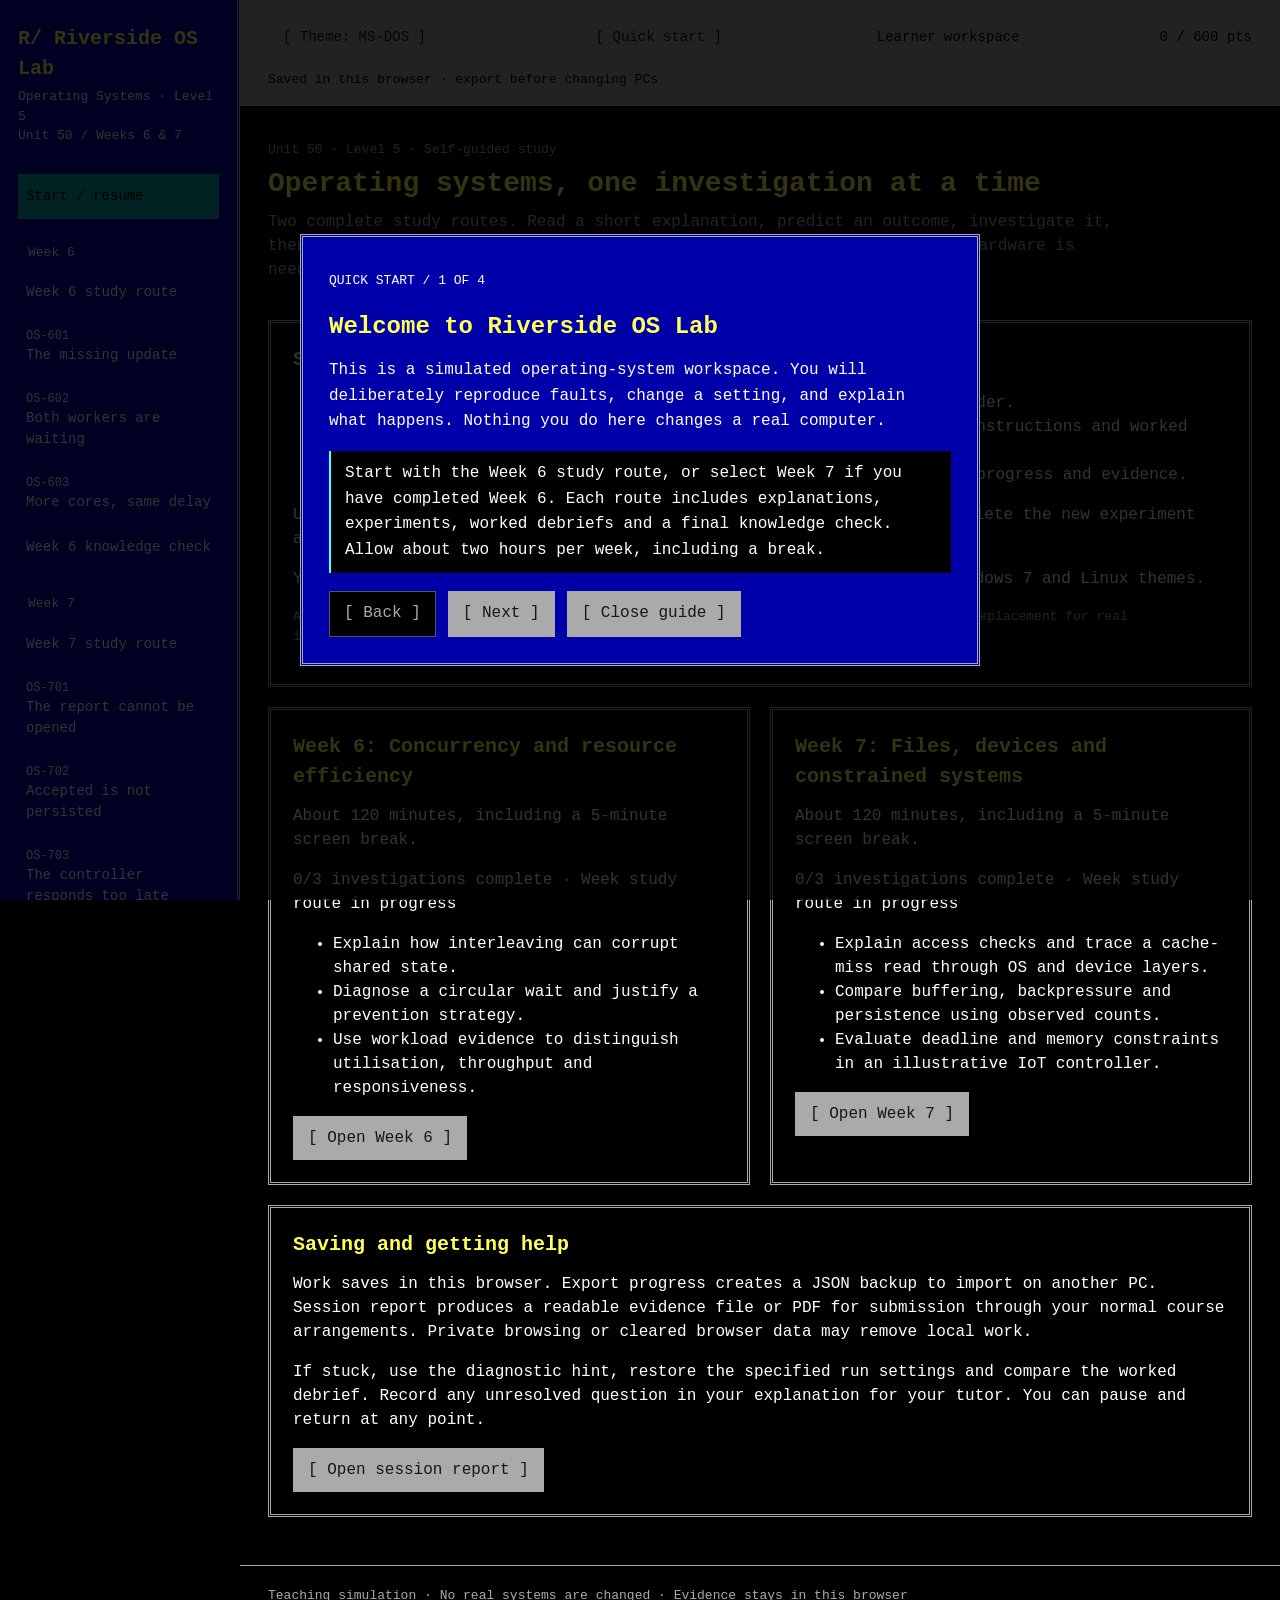
<file: index.html>
<!doctype html><html lang="en"><head><meta charset="utf-8"><meta name="viewport" content="width=device-width, initial-scale=1"><meta name="description" content="Interactive Level 5 operating systems investigations: concurrency, deadlock, files, devices and constrained systems."><title>Riverside OS Lab</title><link rel="stylesheet" href="styles.css?v=guided-2"></head><body><a class="skip" href="#main">Skip to investigation</a><div class="shell"><aside><div class="brand"><span>R/</span> Riverside OS Lab</div><div class="scope">Operating Systems · Level 5<br>Unit 50 / Weeks 6 &amp; 7</div><nav id="nav" aria-label="Investigations"></nav><div class="utility"><button id="help">How to use this lab</button><button id="rename">Set name / alias</button><button id="export">Export progress</button><button id="import">Import progress</button><input id="file" type="file" accept=".json,application/json" hidden><a href="resources.html">Teaching resources</a></div></aside><div><div class="top"><button id="menu" class="menu" aria-expanded="false">Menu</button><button id="themeButton" aria-haspopup="dialog">Theme: MS-DOS</button><button id="helpTop">Quick start</button><span class="identity" id="learner">Learner workspace</span><strong id="points">0 / 600 pts</strong><span id="saveState" class="saved" role="status" role="status" role="status"></span></div><div id="message" role="status"></div><main id="main" class="workspace" tabindex="-1"></main><footer>Teaching simulation · No real systems are changed · Evidence stays in this browser</footer></div></div><noscript><p>This lab requires JavaScript. Use the teaching resources for printable explanations and worked examples.</p></noscript><script src="models.js?v=guided-2"></script><script src="learning.js?v=guided-2"></script><script src="app.js?v=guided-2"></script></body></html>
</file>
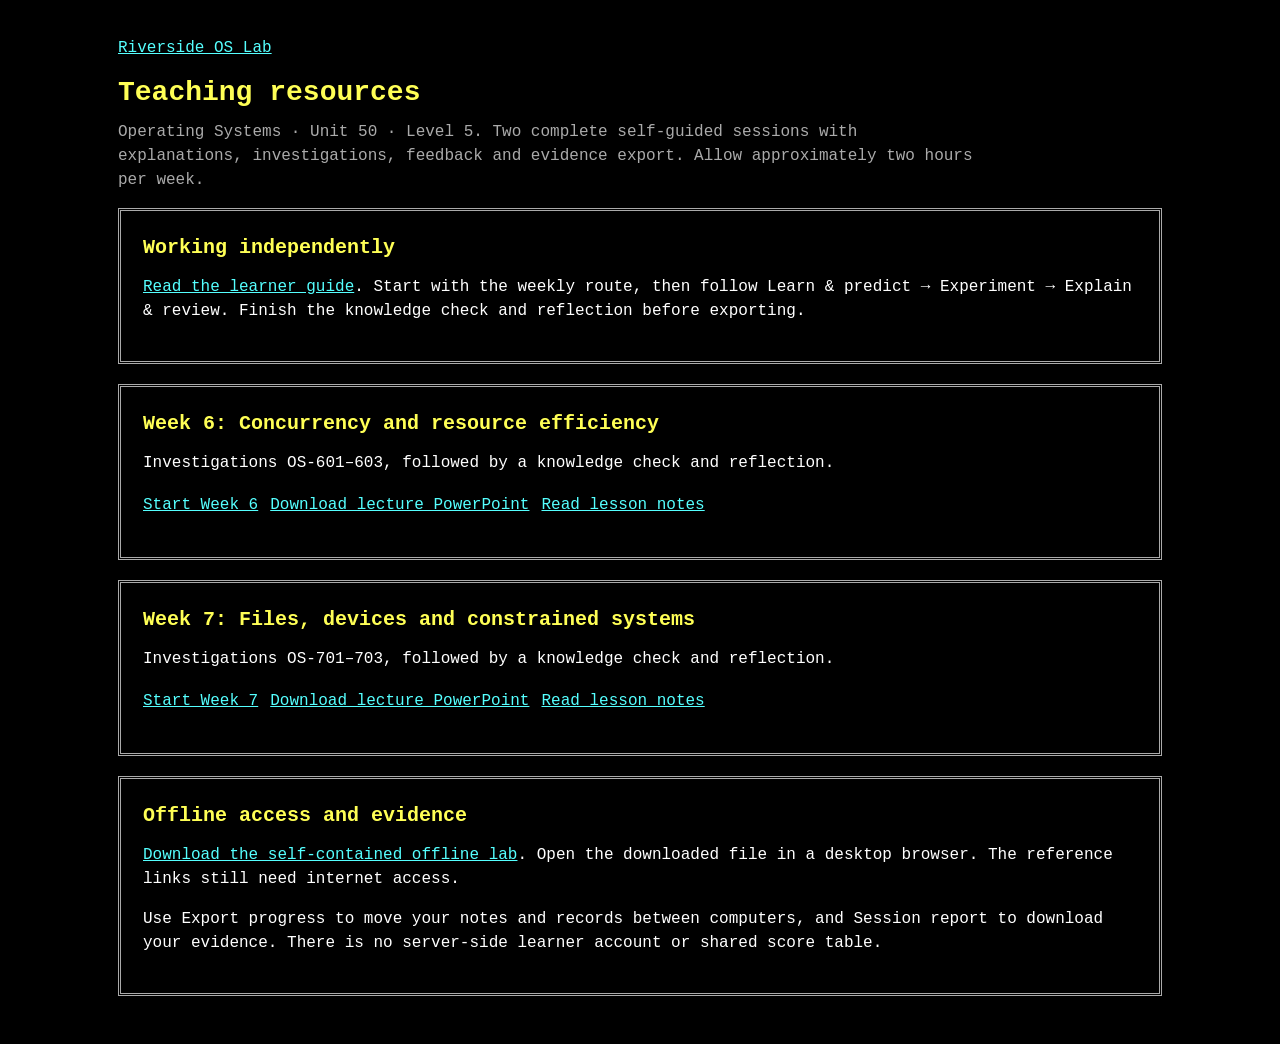
<file: resources.html>
<!doctype html><html lang="en"><head><meta charset="utf-8"><meta name="viewport" content="width=device-width,initial-scale=1"><title>Teaching resources</title><link rel="stylesheet" href="styles.css?v=guided-2"></head><body><main class="workspace" style="max-width:1100px"><p><a href="index.html">Riverside OS Lab</a></p><h1>Teaching resources</h1><p class="brief">Operating Systems · Unit 50 · Level 5. Two complete self-guided sessions with explanations, investigations, feedback and evidence export. Allow approximately two hours per week.</p><section class="panel"><h2>Working independently</h2><p><a href="self-guided.html">Read the learner guide</a>. Start with the weekly route, then follow Learn &amp; predict → Experiment → Explain &amp; review. Finish the knowledge check and reflection before exporting.</p></section><section class="panel"><h2>Week 6: Concurrency and resource efficiency</h2><p>Investigations OS-601–603, followed by a knowledge check and reflection.</p><div class="controls"><a href="index.html#week6">Start Week 6</a><a href="Operating_Systems_Week6_Lecture.pptx">Download lecture PowerPoint</a><a href="week6.html">Read lesson notes</a></div></section><section class="panel"><h2>Week 7: Files, devices and constrained systems</h2><p>Investigations OS-701–703, followed by a knowledge check and reflection.</p><div class="controls"><a href="index.html#week7">Start Week 7</a><a href="Operating_Systems_Week7_Lecture.pptx">Download lecture PowerPoint</a><a href="week7.html">Read lesson notes</a></div></section><section class="panel"><h2>Offline access and evidence</h2><p><a href="Riverside_OS_Lab_Offline.html" download>Download the self-contained offline lab</a>. Open the downloaded file in a desktop browser. The reference links still need internet access.</p><p>Use Export progress to move your notes and records between computers, and Session report to download your evidence. There is no server-side learner account or shared score table.</p></section></main></body></html>
</file>
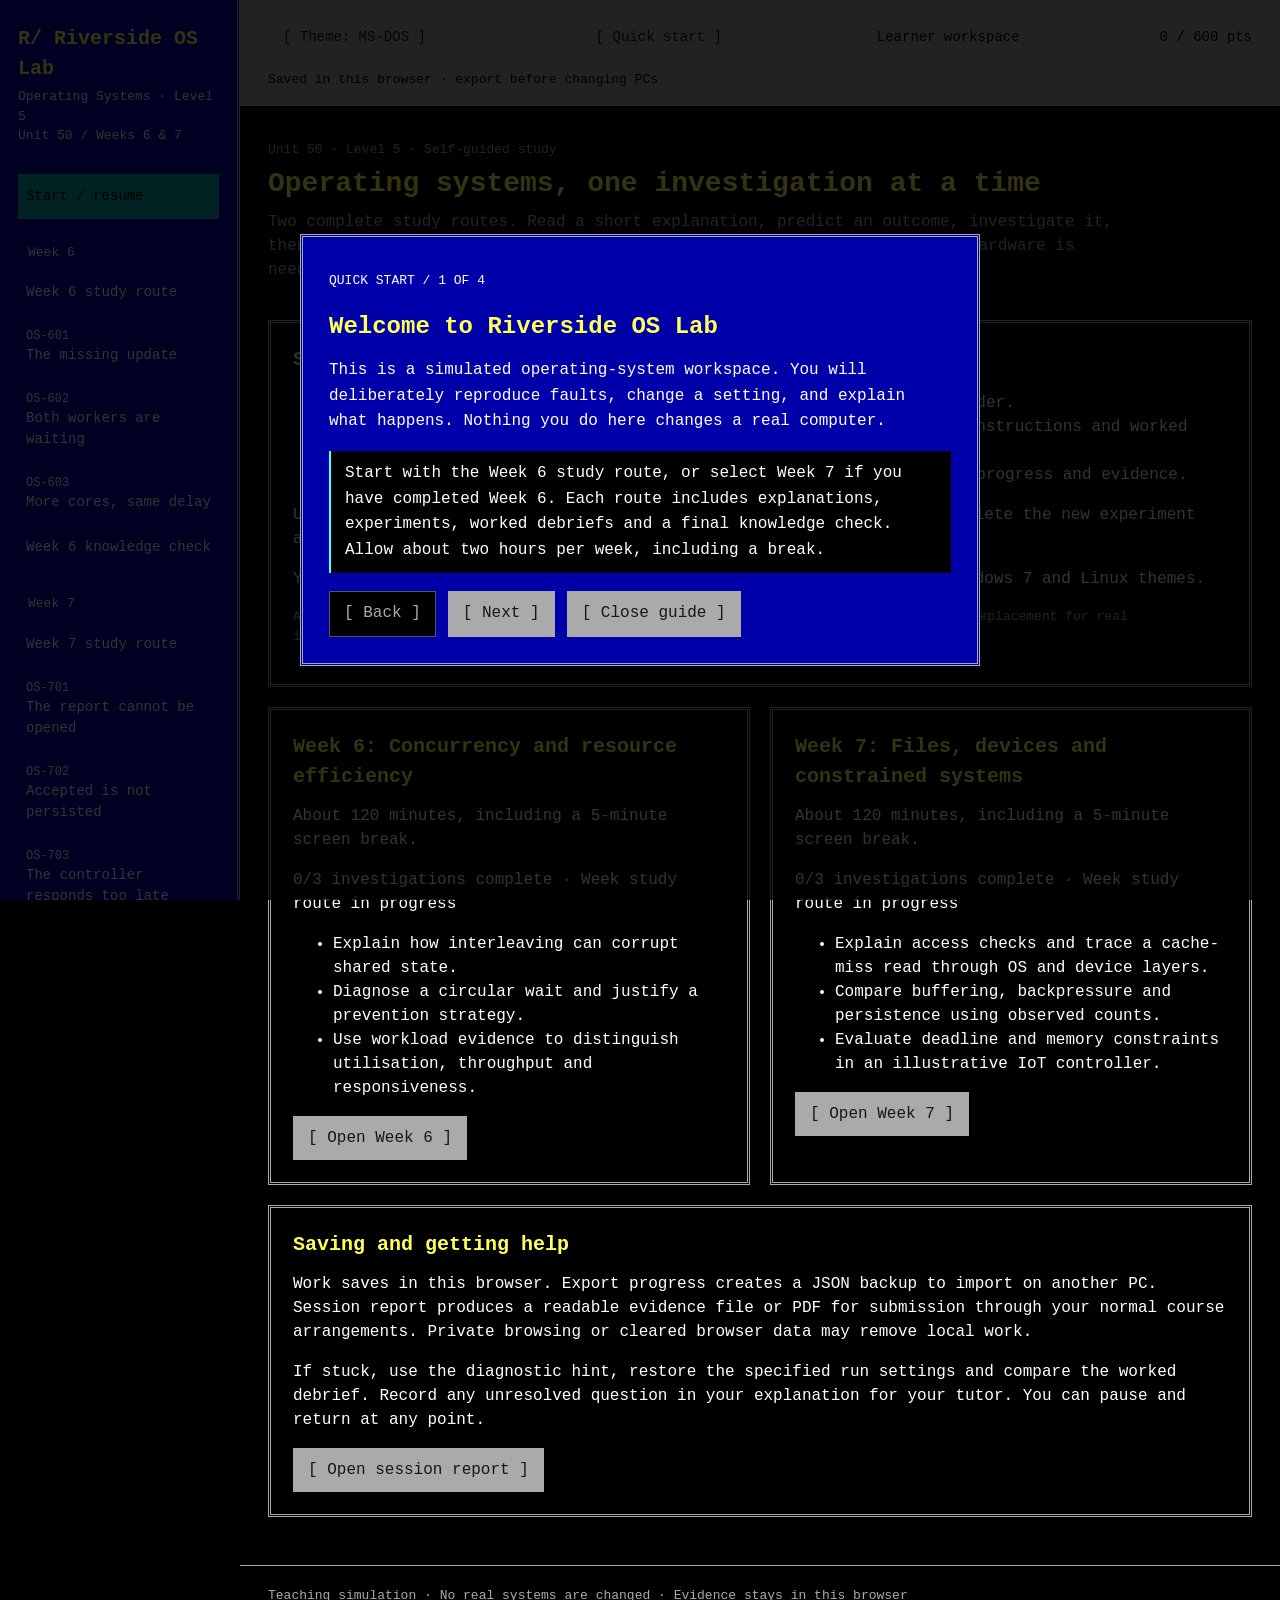
<file: Riverside_OS_Lab_Offline.html>
<!doctype html><html lang="en"><head><meta charset="utf-8"><meta name="viewport" content="width=device-width, initial-scale=1"><meta name="description" content="Interactive Level 5 operating systems investigations: concurrency, deadlock, files, devices and constrained systems."><title>Riverside OS Lab</title><style>:root{--ground:#000000;--surface:#000000;--raised:#0000aa;--text:#ffffff;--muted:#aaaaaa;--line:#aaaaaa;--accent:#55ffff;--warn:#ffff55;--good:#55ff55;--font:'Courier New',Consolas,monospace;--mono:Consolas,'Courier New',monospace}
*{box-sizing:border-box}body{margin:0;background:var(--ground);color:var(--text);font:16px/1.5 var(--font)}button,input,select,textarea{font:inherit}button,a,input,select,textarea{outline-offset:4px} :focus-visible{outline:2px solid var(--accent)}a{color:var(--accent)}button{background:transparent;border:1px solid #aaaaaa;border-radius:0;color:var(--text);padding:9px 14px;cursor:pointer;min-height:42px}button:hover{background:#555555}button:disabled{color:#aaaaaa;border-color:#555555;cursor:not-allowed}button.primary{background:#aaaaaa;color:#000000;border-color:#aaaaaa}button.active{border-bottom:1px solid var(--accent)}input,select,textarea{background:var(--surface);border:1px solid #aaaaaa;color:var(--text);border-radius:0;padding:9px;max-width:100%}select{min-height:42px}textarea{width:100%;min-height:110px;resize:vertical}label{display:block;margin:12px 0 6px;color:var(--muted);font-size:14px}h1{font-size:28px;line-height:1.2;margin:0 0 10px}h2{font-size:20px;margin:0 0 12px}h3{font-size:16px;margin:0 0 10px}p{margin:8px 0 16px}small,.small{font-size:13px;color:var(--muted)}.muted{color:var(--muted)}.mono,code,pre{font-family:var(--mono);font-variant-numeric:tabular-nums}code{color:var(--accent)}.skip{position:absolute;top:-80px}.skip:focus{top:5px;background:#111;z-index:5;padding:12px}.shell{display:grid;grid-template-columns:240px minmax(0,1fr);min-height:100vh}aside{border-right:1px solid var(--line);padding:24px 18px;position:sticky;top:0;height:100vh;overflow:auto}.brand{font-size:21px;font-weight:700;letter-spacing:-.5px;margin-bottom:3px}.brand span{color:var(--accent);font-family:var(--mono)}.scope{font-size:13px;color:var(--muted);margin-bottom:28px}.navgroup{font-size:13px;color:var(--muted);margin:24px 10px 8px}nav button{border:0;border-radius:0;text-align:left;width:100%;padding:12px 8px;font-size:14px}nav button[aria-current=page]{border-bottom:1px solid var(--accent);background:#0000aa}.navid{font-family:var(--mono);font-size:12px;color:var(--muted);display:block}.utility{border-top:1px solid var(--line);margin-top:24px;padding-top:16px}.utility button{width:100%;margin-bottom:8px;text-align:left}.top{border-bottom:1px solid var(--line);padding:16px 28px;display:flex;align-items:center;justify-content:space-between;gap:18px;flex-wrap:wrap;font-size:14px}.top strong{font-family:var(--mono);font-weight:400}.workspace{padding:28px;max-width:1540px;margin:auto}header.case{display:flex;justify-content:space-between;align-items:flex-start;gap:24px;margin-bottom:22px}.eyebrow{font:13px var(--mono);color:var(--muted);margin-bottom:10px}.brief{max-width:860px;color:var(--muted)}.grid{display:grid;grid-template-columns:minmax(0,1.65fr) minmax(270px,1fr);gap:20px;align-items:start}.panel{background:var(--surface);padding:22px;border:1px solid #555555;border-radius:0;margin-bottom:20px;min-width:0}.wide{grid-column:1/-1}.controls{display:flex;align-items:end;gap:12px;flex-wrap:wrap;margin:18px 0}.controls label{margin-top:0}.controls>div{flex:1;min-width:145px}.metrics{display:flex;gap:24px;flex-wrap:wrap;border-top:1px solid var(--line);border-bottom:1px solid var(--line);padding:16px 0;margin:16px 0}.metric{flex:1;min-width:110px}.metric span{display:block;font-size:13px;color:var(--muted)}.metric strong{display:block;font:28px var(--mono);padding-top:5px;font-weight:400}.tablewrap{max-width:100%;overflow:auto}table{border-collapse:collapse;width:100%;font-size:14px}th{font-size:13px;color:var(--muted);font-weight:400;text-align:left}td,th{padding:10px 8px;border-bottom:1px solid #555555;vertical-align:top}td.num,th.num{text-align:right;font-variant-numeric:tabular-nums}.trace{font:14px/1.65 var(--mono);max-height:290px;overflow:auto;margin:14px 0 0;padding:14px 14px 14px 36px;background:#000000}.trace li{padding:3px 0}.notice{border-left:2px solid var(--accent);padding:10px 14px;background:#0000aa;color:var(--muted);margin:14px 0}.feedback{padding:12px 0;color:var(--warn);min-height:24px}.ok{color:var(--good)}.checks{list-style:none;padding:0}.checks li{padding:7px 0;border-bottom:1px solid #555555;font-size:14px}.checks .yes{color:var(--good)}.bar{height:10px;background:#555555;position:relative;margin:12px 0}.bar>span{display:block;height:100%;background:var(--accent);max-width:100%}.steps{display:grid;grid-template-columns:1fr 1fr;gap:14px}.thread{padding:16px;background:var(--raised);border-top:1px solid var(--line)}.thread strong{font:20px var(--mono)}.thread p{font-size:14px}.thread button{width:100%}.reportitem{padding:20px 0;border-bottom:1px solid var(--line)}.saved{color:var(--muted);font-size:13px}details{margin:15px 0}summary{cursor:pointer;color:var(--accent)}details p,details li{color:var(--muted)}.flow{display:flex;flex-wrap:wrap;gap:8px;margin:16px 0}.flow span{padding:7px 10px;border:1px solid var(--line);font-size:14px}.flow span.on{border-bottom-color:var(--accent)}.timeline{display:flex;min-width:560px;height:52px;margin:16px 0}.tick{flex:1;border:1px solid #555;display:flex;align-items:center;justify-content:center;position:relative;font:12px var(--mono)}.tick.control{border-top:3px solid var(--accent)}.tick span{position:absolute;bottom:-24px;color:var(--muted)}.legend{margin:34px 0 14px;font-size:13px;color:var(--muted)}.menu{display:none}.resources li{margin:12px 0}.reporttext{white-space:pre-wrap;overflow-wrap:anywhere}.toast{padding:12px 28px;background:#0000aa;color:var(--text)}.empty{color:var(--muted);padding:16px 0}footer{padding:20px 28px;border-top:1px solid var(--line);font-size:13px;color:var(--muted)}@media(min-width:1600px){.workspace{padding:36px}}@media(max-width:1000px){.grid{grid-template-columns:1fr}.shell{grid-template-columns:210px minmax(0,1fr)}aside{padding:20px 12px}.workspace{padding:22px}}@media(max-width:700px){.shell{display:block}aside{position:static;height:auto;display:none;border-right:0;border-bottom:1px solid var(--line)}body.menuopen aside{display:block}.menu{display:inline-block}.top{padding:12px 16px}.workspace{padding:20px 14px}header.case{display:block}.panel{padding:16px}.steps{grid-template-columns:1fr}.metrics{gap:16px}h1{font-size:25px}.controls{align-items:stretch}.controls>div{min-width:100%}.controls button{flex:1}.metric strong{font-size:25px}.top .identity{display:none}}@media print{body{background:white;color:black}aside,.top,.controls,button,.utility,footer{display:none!important}.shell,.grid{display:block}.panel{background:white;color:black;border-color:#ddd;break-inside:avoid}.muted,small,.small{color:#333}.workspace{padding:0}h1{font-size:24px}.reporttext{color:black}a{color:black}}
.timeline{margin-bottom:36px}.legend{margin-top:14px}
header.case>button{flex:none;white-space:nowrap}

/* DOS text-mode palette: black console, blue panes, cyan selection, yellow headings. */
@media screen{
 aside{background:#0000aa;border-right:3px double #aaaaaa}
 .brand,.brand span,h1,h2,h3{color:#ffff55}
 .brand{letter-spacing:0;font-size:20px}
 aside .scope,aside .navgroup,aside .navid{color:#ffffff}
 nav button{background:transparent;color:#ffffff}
 nav button:hover{background:#aaaaaa;color:#000000}
 nav button[aria-current=page]{background:#00aaaa;color:#000000;border-bottom:0}
 nav button[aria-current=page] .navid,nav button:hover .navid{color:#000000}
 .top{background:#aaaaaa;color:#000000;border-bottom:0}
 .top .saved,.top .muted{color:#000000}
 .panel{border:3px double #aaaaaa}
 button{background:#aaaaaa;color:#000000;border:1px solid #ffffff}
 button:hover,button.primary{background:#55ffff;color:#000000;border-color:#55ffff}
 button:disabled{background:#000000;color:#aaaaaa;border-color:#555555}
 aside .utility button{background:#0000aa;color:#ffffff}
 aside .utility button:hover{background:#aaaaaa;color:#000000}
 input,select,textarea{background:#000000;color:#ffffff;border-color:#aaaaaa}
 .thread{border:1px solid #aaaaaa;color:#ffffff}
 .trace{border:1px solid #555555;color:#aaaaaa}
 .notice{color:#ffffff}
 .metric strong{color:#ffffff}
 .tick{background:#0000aa;color:#ffffff}
 .tick.control{background:#00aaaa;color:#000000;border-top-color:#55ffff}
 .toast{color:#ffffff}
 ::selection{background:#aaaaaa;color:#000000}
}

@media(max-width:1000px){header.case{display:block}header.case>button{margin-top:8px}}

.guide{width:min(680px,calc(100% - 28px));max-height:calc(100dvh - 32px);overflow:auto;background:#0000aa;color:#ffffff;border:3px double #aaaaaa;padding:26px;font:16px/1.6 var(--font)}
.guide::backdrop{background:rgba(0,0,0,.8)}.guide h2{color:#ffff55;font-size:24px}.guide .small{color:#ffffff}.guide .notice{background:#000;color:#fff}.guide .controls{margin-bottom:0}.guide h2:focus{outline:none}
@media(max-width:700px){.guide{padding:18px}.guide .controls button{flex:auto}}
@media print{.guide{display:none!important}}

.theme-options{display:grid;grid-template-columns:1fr 1fr;gap:12px;margin:20px 0}.theme-choice{text-align:left;display:flex;flex-direction:column;gap:8px;padding:16px}.theme-choice>span:last-child{font-size:13px}.theme-choice[aria-pressed=true]{outline:3px solid var(--accent);outline-offset:2px}.theme-swatch{display:block;width:100%;height:24px;border:1px solid currentColor}.swatch-dos{background:linear-gradient(90deg,#000 50%,#0000aa 50%,#0000aa 80%,#00aaaa 80%)}.swatch-xp{background:linear-gradient(90deg,#245edb 50%,#ece9d8 50%,#ece9d8 80%,#37852b 80%)}.swatch-seven{background:linear-gradient(90deg,#b8d8ee 50%,#fff 50%,#fff 80%,#236491 80%)}.swatch-linux{background:linear-gradient(90deg,#3d2438 50%,#faf9f7 50%,#faf9f7 80%,#b83b10 80%)}
@media screen{
html[data-theme=xp]{--ground:#d6e5f7;--surface:#fff;--raised:#ece9d8;--text:#17233a;--muted:#4c5665;--line:#a4b2c4;--accent:#154fbd;--warn:#914700;--good:#26701e;--font:Tahoma,'Segoe UI',sans-serif;--chrome:#245edb;--chromeText:#fff;--selected:#d3e5ff;--button:#ece9d8;--radius:5px}
html[data-theme=seven]{--ground:#d8e8f2;--surface:#fff;--raised:#edf4fa;--text:#172d3e;--muted:#4b6171;--line:#a4bece;--accent:#155d8d;--warn:#8b4900;--good:#256b3b;--font:'Segoe UI',Arial,sans-serif;--chrome:#c3dfef;--chromeText:#18394f;--selected:#c6e5f8;--button:#edf4fa;--radius:7px}
html[data-theme=linux]{--ground:#eeeae7;--surface:#fff;--raised:#f2eeeb;--text:#2e2930;--muted:#625767;--line:#bbb1ba;--accent:#a8340c;--warn:#865100;--good:#286b39;--font:Ubuntu,'Segoe UI',sans-serif;--chrome:#3d2438;--chromeText:#fff;--selected:#f7ddce;--button:#f2eeeb;--radius:6px}
html[data-theme]:not([data-theme=dos]) aside{background:var(--raised);border-right:1px solid var(--line)}
html[data-theme]:not([data-theme=dos]) :is(.brand,.brand span,h1,h2,h3,.metric strong){color:var(--text)}
html[data-theme]:not([data-theme=dos]) aside :is(.scope,.navgroup,.navid){color:var(--muted)}
html[data-theme]:not([data-theme=dos]) nav button{color:var(--text);background:transparent;border-radius:var(--radius)}
html[data-theme]:not([data-theme=dos]) nav button:is(:hover,[aria-current=page]){background:var(--selected);color:var(--text)}
html[data-theme]:not([data-theme=dos]) nav button:is(:hover,[aria-current=page]) .navid{color:var(--text)}
html[data-theme]:not([data-theme=dos]) .top{background:var(--chrome);color:var(--chromeText);border-bottom:1px solid var(--line)}
html[data-theme]:not([data-theme=dos]) .top .saved{color:var(--chromeText)}
html[data-theme]:not([data-theme=dos]) .panel{border:1px solid var(--line);border-radius:var(--radius)}
html[data-theme]:not([data-theme=dos]) button{background:var(--button);color:var(--text);border:1px solid var(--line);border-radius:var(--radius)}
html[data-theme]:not([data-theme=dos]) :is(button:hover,aside .utility button:hover){background:var(--selected);color:var(--text)}
html[data-theme]:not([data-theme=dos]) button.primary{background:var(--accent);color:#fff;border-color:var(--accent)}
html[data-theme]:not([data-theme=dos]) button:disabled{background:var(--raised);color:var(--muted);opacity:.65}
html[data-theme]:not([data-theme=dos]) :is(input,select,textarea){background:var(--surface);color:var(--text);border-color:var(--line);border-radius:var(--radius)}
html[data-theme]:not([data-theme=dos]) :is(.thread,.notice,.toast,.tick){background:var(--raised);color:var(--text);border-color:var(--line)}
html[data-theme]:not([data-theme=dos]) .trace{background:var(--raised);color:var(--text);border-color:var(--line)}
html[data-theme]:not([data-theme=dos]) :is(td,th,.checks li){border-color:var(--line)}
html[data-theme]:not([data-theme=dos]) .tick.control{background:var(--selected);color:var(--text);border-top-color:var(--accent)}
html[data-theme]:not([data-theme=dos]) .guide{background:var(--surface);color:var(--text);border:3px solid var(--chrome);border-radius:var(--radius)}
html[data-theme]:not([data-theme=dos]) .guide :is(h2,.small){color:var(--text)}
html[data-theme]:not([data-theme=dos]) .guide .notice{background:var(--raised);color:var(--text)}
html[data-theme=xp] .panel>h2{background:linear-gradient(#3987f7,#0754da);color:#fff;padding:9px 12px;margin:-22px -22px 18px;border-radius:5px 5px 0 0}
html[data-theme=xp] .top{background:linear-gradient(#3987f7,#0754da)}
html[data-theme=seven] .panel{border:4px solid #b8d3e5;box-shadow:0 1px 4px #7393a633}
html[data-theme=seven] .top{background:linear-gradient(#e8f5fc,#b8d8ee)}
html[data-theme=linux] .brand{border-bottom:3px solid #b83b10;padding-bottom:14px}
}
@media(max-width:700px){.theme-options{grid-template-columns:1fr}html[data-theme=xp] .panel>h2{margin:-16px -16px 16px}}
@media print{.theme-dialog{display:none!important}}

@media screen{
html[data-theme=xp]:not([data-theme=dos]) .panel>h2{color:#fff}
html[data-theme]:not([data-theme=dos]) nav button{background:transparent;border:0}
html[data-theme]:not([data-theme=dos]) nav button[aria-current=page]{background:var(--selected)}
html[data-theme]:not([data-theme=dos]) button.primary{background:var(--accent);color:#fff}
}

@media screen{html[data-theme]:not([data-theme=dos]) aside .utility button{background:var(--button);color:var(--text);border-color:var(--line)}}

/* Native-style controls; ID in :is keeps states above the shared theme defaults. */
@media screen{
html[data-theme=xp]{--ctl:linear-gradient(#fff,#f3f1e7 48%,#ece9d8);--ctl-hover:linear-gradient(#fff,#fff1ce);--ctl-down:linear-gradient(#d9d5c6,#eeeadd);--ctl-edge:#003c74;--ctl-hot:#e59700;--ctl-shadow:inset 1px 1px #fff,inset -1px -1px #c2bca7;--ctl-radius:3px}
html[data-theme=seven]{--ctl:linear-gradient(#fff 0%,#f1f1f1 48%,#e4e4e4 49%,#ececec);--ctl-hover:linear-gradient(#f3fbff 0%,#e3f4fc 48%,#c4e5f6 49%,#dbf3ff);--ctl-down:linear-gradient(#cee5f1,#a9d5ec);--ctl-edge:#707070;--ctl-hot:#3c7fb1;--ctl-shadow:inset 0 0 0 1px #fff,0 1px 1px #00000014;--ctl-radius:3px}
html[data-theme=linux]{--ctl:linear-gradient(#fff,#e9e5e2);--ctl-hover:linear-gradient(#fff,#f5f2ef);--ctl-down:linear-gradient(#d0c9c3,#e1dbd5);--ctl-edge:#a39b95;--ctl-hot:#a8340c;--ctl-shadow:inset 0 1px #fff,0 1px 2px #00000016;--ctl-radius:5px}
html[data-theme=dos]{--ctl:#aaa;--ctl-hover:#55ffff;--ctl-down:#00aaaa;--ctl-edge:#aaa;--ctl-hot:#ffff55;--ctl-shadow:none;--ctl-radius:0}
html[data-theme] body :is(button,#themeButton){background:var(--ctl);color:#161616;border:1px solid var(--ctl-edge);border-radius:var(--ctl-radius);box-shadow:var(--ctl-shadow);opacity:1;text-shadow:none}
html[data-theme] body :is(button,#themeButton):hover:not(:disabled){background:var(--ctl-hover);border-color:var(--ctl-hot)}
html[data-theme] body :is(button,#themeButton):is(:active,[aria-pressed=true]):not(:disabled){background:var(--ctl-down);box-shadow:inset 1px 2px 3px #00000030;border-color:var(--ctl-edge)}
html[data-theme] body :is(button,#themeButton):focus-visible{outline:2px dotted var(--ctl-hot);outline-offset:3px}
html[data-theme] body :is(button,#themeButton):disabled{background:#e8e5df;color:#777;border-color:#bbb;box-shadow:none;cursor:not-allowed}
html:is([data-theme=xp],[data-theme=seven]) body :is(button,#themeButton).primary{border:2px solid #316ac5;padding:8px 13px;box-shadow:inset 0 0 0 1px #fff}
html[data-theme=linux] body :is(button,#themeButton).primary{background:linear-gradient(#dc591f,#b63d12);color:#fff;border-color:#96300b}
html[data-theme=linux] body :is(button,#themeButton).primary:hover{background:linear-gradient(#e4672d,#c44a18)}
html[data-theme=linux] body :is(button,#themeButton).primary:active{background:#a8340c;box-shadow:inset 0 2px 3px #682009}
html[data-theme] body nav :is(button,#themeButton){background:transparent;color:var(--text);border:0;box-shadow:none;border-radius:0}
html[data-theme] body nav :is(button,#themeButton):is(:hover,[aria-current=page]){background:var(--selected,#00aaaa);color:var(--text);box-shadow:none}
html[data-theme=dos] body nav :is(button,#themeButton):is(:hover,[aria-current=page]){color:#000}
html[data-theme=dos] body :is(button,#themeButton):disabled{background:#000;color:#aaa;border-color:#555}
html[data-theme=dos] body :is(button,#themeButton):active{box-shadow:none}
html[data-theme=dos] body button:not(.theme-choice):not(nav button)::before{content:'[ '}
html[data-theme=dos] body button:not(.theme-choice):not(nav button)::after{content:' ]'}
}

/* Study routes keep the existing four desktop themes. */
.week-grid{display:grid;grid-template-columns:1fr 1fr;gap:20px}.reading{max-width:1000px}.reading h3{margin-top:24px}.reading p{max-width:80ch}.reading dt{font-weight:bold;margin-top:12px}.reading dd{margin:4px 0 14px}.stage-nav{display:flex;gap:10px;flex-wrap:wrap;margin:0 0 24px}.stage-nav button[aria-current=step]{outline:3px solid var(--accent);outline-offset:2px}.experiment-list{padding-left:22px;margin:0}.experiment-list li{padding:10px 0 20px;border-bottom:1px solid var(--line);margin-bottom:14px}.experiment-list p{margin:8px 0}.experiment-list h3{margin:0}.check-state{font-size:13px}.route-list{padding-left:24px}.route-list li{padding:16px 0;border-bottom:1px solid var(--line)}fieldset{border:1px solid var(--line);padding:16px;margin:20px 0;min-width:0}legend{font-weight:bold;padding:0 6px}.check-label{display:flex;gap:10px;align-items:flex-start;color:var(--text);font-size:16px;margin:12px 0}.check-label input{appearance:auto;flex:0 0 18px;width:18px;height:18px;margin:4px 0 0;padding:0;accent-color:var(--accent)}.quiz-question{margin:24px 0}.quiz-question label{line-height:1.6}.reporttext{max-width:100%;word-break:normal}.metric{overflow-wrap:anywhere}#main:focus,#modelPanel:focus{outline:none}.panel:focus-within{scroll-margin-top:18px}.top{gap:12px}.guide{overscroll-behavior:contain}.skip:focus{color:#fff}
@media(max-width:1000px){.week-grid{grid-template-columns:1fr}.stage-nav button{flex:1}.reading{max-width:100%}}
@media(max-width:700px){.stage-nav{display:grid;grid-template-columns:1fr}.top button{max-width:100%;white-space:normal}fieldset{padding:12px}.guide{max-height:calc(100dvh - 20px)}.experiment-list{padding-left:18px}}
@media print{html{--text:#000;--muted:#333;--accent:#000;--good:#000;--warn:#000;--line:#aaa;--ground:#fff;--surface:#fff;--raised:#fff}.stage-nav,.guide,.skip{display:none!important}h1,h2,h3,p,summary,pre,.notice,.checks .yes{color:#000!important}.thread,.notice,.trace,.tick{background:#fff!important;color:#000!important}.panel{break-inside:auto}.reportitem{break-inside:avoid}.reporttext{white-space:pre-wrap}.tablewrap,.trace{overflow:visible;max-height:none}}
</style></head><body><a class="skip" href="#main">Skip to investigation</a><div class="shell"><aside><div class="brand"><span>R/</span> Riverside OS Lab</div><div class="scope">Operating Systems · Level 5<br>Unit 50 / Weeks 6 &amp; 7</div><nav id="nav" aria-label="Investigations"></nav><div class="utility"><button id="help">How to use this lab</button><button id="rename">Set name / alias</button><button id="export">Export progress</button><button id="import">Import progress</button><input id="file" type="file" accept=".json,application/json" hidden><a href="https://sean-p-clohessy.github.io/riverside-os-lab/resources.html">Teaching resources</a></div></aside><div><div class="top"><button id="menu" class="menu" aria-expanded="false">Menu</button><button id="themeButton" aria-haspopup="dialog">Theme: MS-DOS</button><button id="helpTop">Quick start</button><span class="identity" id="learner">Learner workspace</span><strong id="points">0 / 600 pts</strong><span id="saveState" class="saved" role="status" role="status" role="status"></span></div><div id="message" role="status"></div><main id="main" class="workspace" tabindex="-1"></main><footer>Teaching simulation · No real systems are changed · Evidence stays in this browser</footer></div></div><noscript><p>This lab requires JavaScript. Use the teaching resources for printable explanations and worked examples.</p></noscript><script>/* Original, deterministic teaching models. No real processes or files are changed. */
const Models = (() => {
 function race(locked=false){return {locked,value:0,owner:null,pc:[0,0],local:[null,null],log:[]};}
 function raceStep(s,i){
  if(s.pc[i]>=3)return;
  const name=['A','B'][i];
  if(s.locked && s.owner!==null && s.owner!==i){s.log.push(`${name}: blocked on mutex held by ${['A','B'][s.owner]}`);return;}
  if(s.pc[i]===0){if(s.locked)s.owner=i;s.local[i]=s.value;s.log.push(`${name}: READ counter=${s.value}${s.locked?' (mutex acquired)':''}`);}
  if(s.pc[i]===1){s.local[i]++;s.log.push(`${name}: ADD 1 → local=${s.local[i]}`);}
  if(s.pc[i]===2){s.value=s.local[i];s.log.push(`${name}: WRITE counter=${s.value}${s.locked?' (mutex released)':''}`);if(s.locked)s.owner=null;}
  s.pc[i]++;
 }
 function deadlock(ordered=false){return {ordered,owners:[null,null],pc:[0,0],log:[]};}
 function deadStep(s,i){
  if(s.pc[i]>=3)return;
  const n=['A','B'][i], orders=s.ordered?[[0,1],[0,1]]:[[0,1],[1,0]],names=['spool','log'];
  if(s.pc[i]===2){s.owners=s.owners.map(o=>o===i?null:o);s.pc[i]++;s.log.push(`${n}: committed work; released both locks`);return;}
  const r=orders[i][s.pc[i]];
  if(s.owners[r]!==null && s.owners[r]!==i){s.log.push(`${n}: WAIT for ${names[r]}, held by ${['A','B'][s.owners[r]]}`);return;}
  s.owners[r]=i;s.pc[i]++;s.log.push(`${n}: acquired ${names[r]}`);
 }
 function isDead(s){return !s.ordered && s.pc[0]===1 && s.pc[1]===1;}
 function pipeline(cores=1,diskTime=6){
  let jobs=Array.from({length:12},(_,i)=>({id:i+1,cpu:2,disk:diskTime,state:'ready',finish:null})), cpu=Array(cores).fill(null), disk=null,q=[],timeline=[],t=0,busy=0,dbusy=0;
  while(jobs.some(j=>j.finish===null)&&t<500){
   for(let c=0;c<cores;c++)if(cpu[c]===null){const j=jobs.find(j=>j.state==='ready');if(j){j.state='cpu';cpu[c]=j;}}
   if(disk===null&&q.length)disk=q.shift();
   timeline.push({start:t,cpu:cpu.map(j=>j?j.id:'–').join(', '),disk:disk?disk.id:'–',queue:q.length});
   const finished=[];for(let c=0;c<cores;c++)if(cpu[c]){busy++;cpu[c].cpu--;if(cpu[c].cpu===0){finished.push(cpu[c]);cpu[c]=null;}}
   if(disk){dbusy++;disk.disk--;if(disk.disk===0){disk.finish=t+1;disk.state='done';disk=null;}}
   for(const j of finished){j.state='io';q.push(j);}t++;
  }
  return {cores,diskTime,elapsed:t,throughput:12/t,cpuUtil:busy/(cores*t)*100,diskUtil:dbusy/t*100,jobs,timeline};
 }
 function permissions(policy='original'){
  const x=policy==='group'||policy==='everyone',r=x,guest=policy==='everyone';
  const log=['Application: open /shared/report.txt for reading','Kernel: resolve / (search allowed)'];
  if(!x)log.push('Kernel: /shared lacks group search (x) → EACCES; no device request');
  else {log.push('Kernel: /shared group search (x) allowed','Kernel: report.txt group read (r) allowed','open succeeds → application requests read; cache miss assumed → file-system block lookup','Driver: submit device request; caller waits','Device completion interrupt → caller becomes ready','read returns the requested bytes');}
  return {policy,allowed:x&&r,guestAllowed:guest,log};
 }
 function buffer(capacity=2,policy='drop',cut=false){
  let queue=0,pending=0,generated=0,accepted=0,persisted=0,dropped=0,lost=0,rows=[];
  for(let t=1;t<=12;t++){
   const arrived=t<=4?3:0;generated+=arrived;pending+=arrived;
   const take=Math.min(pending,capacity-queue);queue+=take;pending-=take;accepted+=take;
   if(policy==='drop'){dropped+=pending;pending=0;}
   let written=queue>0?1:0;queue-=written;persisted+=written;
   if(cut&&t===4){lost=queue;queue=0;}
   rows.push({t,arrived,accepted:take,written,queue,pending,persisted,dropped,lost});
   if(cut&&t===4)break;
  }
  return {capacity,policy,cut,generated,accepted,persisted,dropped,lost,queue,pending,rows};
 }
 function controller(priority='telemetry',samples=2){
  const memory=48+samples*4,rows=[],jobs=[];
  if(memory>64)return {priority,samples,memory,boot:false,misses:0,rows,jobs};
  for(let t=0;t<20;t++){
   if(t%5===0){jobs.push({name:'Control',release:t,deadline:t+2,left:1,finish:null},{name:'Telemetry',release:t,deadline:t+5,left:3,finish:null});}
   const ready=jobs.filter(j=>j.left>0),first=priority==='control'?'Control':'Telemetry';
   ready.sort((a,b)=>(a.name===first?0:1)-(b.name===first?0:1)||a.release-b.release);
   const j=ready[0];if(j){j.left--;if(j.left===0)j.finish=t+1;}
   rows.push({t,task:j?j.name:'Idle'});
  }
  const misses=jobs.filter(j=>j.name==='Control'&&(j.finish===null||j.finish>j.deadline)).length;
  return {priority,samples,memory,boot:true,misses,rows,jobs};
 }
 return {race,raceStep,deadlock,deadStep,isDead,pipeline,permissions,buffer,controller};
})();
if(typeof module!=='undefined')module.exports=Models;
</script><script>/* Original self-guided course material. Numerical examples refer to models.js. */
const Course = {
  review: ['I used specific values or trace events from my experiments.', 'I explained why the result changed, not just what I clicked.', 'I identified a trade-off or a limit of the model.'],
  weeks: {
    6: {
      title: 'Concurrency and resource efficiency',
      outcomes: ['Explain how interleaving can corrupt shared state.', 'Diagnose a circular wait and justify a prevention strategy.', 'Use workload evidence to distinguish utilisation, throughput and responsiveness.'],
      plan: [['Get ready and recap',10],['OS-601: shared state',30],['OS-602: locks and waiting',25],['Take a screen break',5],['OS-603: find the bottleneck',30],['Knowledge check and export',20]],
      recap: 'A process is a running program with resources such as an address space. A thread is an execution path within it. Ready means able to run but waiting for CPU time; running means executing; blocked means waiting for an event or resource. Concurrency is overlapping progress; parallelism is execution at the same instant on different processing resources. A single core can interleave threads and still produce a race.',
      recapSource: 'https://pages.cs.wisc.edu/~remzi/OSTEP/threads-intro.pdf',
      exit: 'A shared service is slow during busy periods. Explain which evidence would make you investigate locks, CPU capacity or device queues first. Use at least two results from this week and name one additional measurement you would collect.',
      quiz: [
        {q:'Two threads share one core. Can their updates still interfere?',options:['No: a race requires two cores.','Yes: one update can be interrupted between its read and write.','Only if the file system is full.'],answer:1,why:'Interleaving is enough. In OS-601 both reads can see 0 before either write occurs. Parallel execution is not required.',revisit:'race'},
        {q:'A writer holds a mutex briefly; a reader waits and then continues. What does that establish?',options:['Deadlock: all waiting is deadlock.','Starvation: the reader can never run.','Temporary blocking; a permanent circular wait has not been established.'],answer:2,why:'Waiting alone does not establish deadlock or starvation. OS-602 instead shows each worker holding a resource the other needs.',revisit:'dead'},
        {q:'A 12-request batch finishes in 60 ms. What is its batch throughput?',options:['0.2 requests/ms','5 requests/ms','60 requests/ms'],answer:0,why:'Throughput = completed requests / elapsed time = 12 / 60 = 0.2 requests/ms. The inverse, 5 ms/request, has different units.',revisit:'bottle'},
        {q:'A consumer has no work in a shared queue. Which approach best avoids repeatedly wasting CPU time?',options:['Keep the mutex locked and spin forever.','Wait on an appropriate condition, release the mutex while waiting, then recheck the predicate after waking.','Add a second counter without synchronisation.'],answer:1,why:'A condition wait coordinates sleeping with releasing and later reacquiring the mutex. Recheck the queue condition in a loop. A mutex alone does not express “work is available”.',revisit:'dead'},
        {q:'CPU usage falls after adding a core but batch time is unchanged. Which conclusion is justified?',options:['The new CPU is broken.','The OS must be replaced.','The limiting resource may be elsewhere; inspect the device queue and completion times.'],answer:2,why:'OS-603 keeps total CPU work at 24 core-ms. More available core time lowers the utilisation percentage without shortening the serial device workload.',revisit:'bottle'}
      ]
    },
    7: {
      title: 'Files, devices and constrained systems',
      outcomes: ['Explain access checks and trace a cache-miss read through OS and device layers.', 'Compare buffering, backpressure and persistence using observed counts.', 'Evaluate deadline and memory constraints in an illustrative IoT controller.'],
      plan: [['Get ready and recap',10],['OS-701: files and access',30],['OS-702: device queues',30],['Take a screen break',5],['OS-703: constrained controller',30],['Knowledge check and export',15]],
      recap: 'From Week 6, remember that work can wait for a resource without using CPU time. This week follows that waiting through storage and device requests. You will then apply scheduling ideas to a small controller. No physical sensors, installation, command-line privileges or prior Linux experience are needed: the file permissions and controller are teaching models.',
      exit: 'An environmental logger must restrict access to reports, survive bursts of data and respond to a control deadline. Recommend one measure for each concern. Explain why a bigger buffer or a higher priority is not, by itself, a complete solution.',
      quiz: [
        {q:'In this POSIX-style model, what does directory x permission allow?',options:['Execution of every file inside it.','Searching/traversing that directory as part of a path.','Changing the device driver.'],answer:1,why:'Directory search permission permits path traversal. Listing names concerns directory r; reading file contents requires the file’s read permission as well.',revisit:'files'},
        {q:'Nine-slot buffer, continuous burst, then power cut after tick 4: 12 records accepted, 4 persisted. What happened to the other 8?',options:['They are safely on disk because accepted means durable.','They disappeared before reaching the buffer.','They were still in volatile memory and are lost in this model.'],answer:2,why:'Admission to RAM and completion on non-volatile storage are distinct events. The model has no flush, journal or power-loss protection.',revisit:'buffer'},
        {q:'What is the main purpose of a cache?',options:['Retain copies to satisfy later access efficiently.','Guarantee that no power failure can lose data.','Replace every access-control check.'],answer:0,why:'Caching reuses copies. Buffering handles rate mismatches, and spooling queues jobs. These roles can coexist but are not interchangeable.',revisit:'buffer'},
        {q:'Control releases at 10 ms, has a relative deadline of 2 ms and finishes at 13 ms. Is the deadline met?',options:['Yes, because the period is 5 ms.','No: the absolute deadline is 12 ms.','Yes, because total CPU utilisation is below 100%.'],answer:1,why:'Absolute deadline = release + relative deadline = 12 ms. Finishing at 13 ms is late, even if the CPU has idle time elsewhere.',revisit:'rtos'},
        {q:'Which description best fits the controller software?',options:['The phone app is the microcontroller’s kernel.','Firmware cannot include an operating system.','A firmware image may contain the RTOS, drivers and control application.'],answer:2,why:'Firmware describes software deployed for the device. An RTOS schedules tasks; drivers access hardware; application logic implements control policy. A phone interface can communicate with the controller.',revisit:'rtos'}
      ]
    }
  },
  lessons: {
    race: {
      minutes:30, aim:'Explain a lost update and the scope of the critical section.',
      learn:[['Shared state','Threads in one process share an address space, while retaining their own execution state and stacks. Here the shared counter is visible to both workers, but each worker’s temporary value is local. READ copies the counter, ADD changes the local copy, and WRITE replaces the shared value.'],['Critical section','A read–modify–write operation is not automatically indivisible. A mutex protects a section so only one cooperating worker enters it at a time. The protected section must include the dependent read and write, not just the final write. A lock can introduce waiting and must be used consistently.']],
      terms:[['Race','A result depends on the timing or ordering of concurrent operations.'],['Mutual exclusion','At most one cooperating execution path uses the protected section at a time.']],
      prediction:'Two workers each add one to a counter initially at zero. Predict the final value without a lock and explain your reasoning.',
      experiments:[
        {title:'Reproduce the fault',setup:{locked:false},check:'baseline',do:'Choose No lock, then Run competing workers. Read the six trace entries in order.',look:'Which value does each READ obtain? Which value does each WRITE store?'},
        {title:'Protect the complete update',setup:{locked:true},check:'fixed',do:'Choose Mutex around full update, then Run competing workers.',look:'Find the blocked worker and the first point at which it can READ. Compare the final shared value.'}
      ],
      debrief:'Unprotected: A reads 0, B reads 0, both add locally and both write 1. One increment is lost. Protected: A writes 1 before B reads; B then writes 2. Waiting makes this run correct, not necessarily faster. For an extension, reset with No lock and step A three times, then B three times: a serial run reaches 2, but one successful schedule does not establish safety for all interleavings.',
      transfer:'Would protecting only WRITE solve the fault? Explain using the two earlier READ operations. What cost might a long critical section impose on other users?',
      selfcheck:['I identified the two reads of the same old value.', 'I explained why the whole read–modify–write sequence needs protection.'],
      sources:[['OSTEP: threads','https://pages.cs.wisc.edu/~remzi/OSTEP/threads-intro.pdf'],['OSTEP: locks','https://pages.cs.wisc.edu/~remzi/OSTEP/threads-locks.pdf']]
    },
    dead: {
      minutes:25,aim:'Distinguish waiting from deadlock and evaluate coordination methods.',
      learn:[['A circular dependency','A lock owner can hold one resource while requesting another. Deadlock is possible when mutual exclusion, hold-and-wait, no resource pre-emption and circular wait coexist. CPU pre-emption alone does not reclaim a lock. In this two-lock model, the cycle leaves both workers unable to progress.'],['Beyond a mutex','A counting semaphore can represent available resource permits. A condition variable lets a thread wait for a predicate, such as a non-empty queue; waiting releases the associated mutex and reacquires it before returning. The predicate must be rechecked in a loop. These are different coordination needs.'],['Communication and costs','Processes can exchange messages through pipes, sockets or queues, or use shared memory with coordination. Message passing makes transfer explicit but can add copying and queueing; shared memory avoids some copies but requires careful ownership. A large lock is simpler yet can serialize unrelated work.']],
      terms:[['Starvation','A worker waits indefinitely because others keep being favoured. It need not form a deadlock cycle.'],['Livelock','Workers keep changing state in response to each other but fail to complete useful work.']],
      prediction:'A needs spool then log; B needs log then spool. What happens if each acquires its first lock before requesting its second?',
      experiments:[
        {title:'Locate the circular wait',setup:{ordered:false},check:'baseline',do:'Choose A: spool → log; B: log → spool, then Run workers.',look:'Write the dependency as A waits for B’s resource, and B waits for A’s resource.'},
        {title:'Use a common order',setup:{ordered:true},check:'fixed',do:'Choose Both: spool → log, then Run workers.',look:'Both finish. Which necessary condition has been removed? Which conditions still apply?'}
      ],
      debrief:'The opposing-order run ends with A holding spool and B holding log. Neither can acquire the other lock. Under common ordering, a worker waiting for spool has not already acquired log, so this cycle cannot form. Mutual exclusion still exists. Recovery by terminating work needs a policy for partial updates; a timeout alone is not proof of deadlock.',
      transfer:'Explain why an additional CPU would not release either lock. Compare prevention by ordering with detection and recovery, including one cost of each.',
      selfcheck:['I named all four necessary conditions and located this cycle.', 'I distinguished CPU pre-emption from reclaiming an owned resource.'],
      sources:[['OSTEP: concurrency problems','https://pages.cs.wisc.edu/~remzi/OSTEP/threads-bugs.pdf'],['OSTEP: condition variables','https://pages.cs.wisc.edu/~remzi/OSTEP/threads-cv.pdf'],['OSTEP: semaphores','https://pages.cs.wisc.edu/~remzi/OSTEP/threads-sema.pdf']]
    },
    bottle: {
      minutes:30,aim:'Use comparable measurements to identify a limiting resource.',
      learn:[['Define the workload','Twelve requests all arrive at t = 0. Each consumes 2 ms on a CPU, followed by a serial device operation. All requests must finish. Multiple concurrent users can create just such a queue, although real arrivals and request sizes vary. Change one resource at a time to make the comparison interpretable.'],['Choose a measure','Batch throughput is completions divided by elapsed time. CPU utilisation is busy core-time divided by available core-time. Device utilisation is device busy-time divided by elapsed time. Turnaround is completion minus arrival; with every arrival at zero, each listed completion time is also turnaround. A batch throughput figure does not describe every user’s latency.'],['Memory and I/O','A process waiting for a device can be blocked while other work uses the CPU. Memory pressure, paging and cache behaviour can also change the queue and response time. This model holds those effects constant; low CPU usage does not tell you which one is responsible in a real machine.']],
      terms:[['Contention','Work competes for a limited resource, causing waiting.'],['Bottleneck','The resource that limits completion for the stated workload and configuration.']],
      prediction:'Predict whether doubling CPU cores will halve the batch time when every request still needs 6 ms on one serial device.',
      experiments:[
        {title:'Measure the baseline',setup:{cores:1,disk:6},check:'baseline',do:'Set 1 core and 6 ms device service. Select Run batch.',look:'Record elapsed time, both utilisation values, throughput and the first/last request completion times.'},
        {title:'Add a core only',setup:{cores:2,disk:6},check:'extra',do:'Set 2 cores and keep device service at 6 ms. Run batch again.',look:'Compare total time with the baseline. Why has the CPU percentage fallen?'},
        {title:'Improve the device only',setup:{cores:1,disk:2},check:'fixed',do:'Return to 1 core and change device service to 2 ms. Run batch.',look:'Compare throughput and elapsed time with the baseline. Inspect the per-millisecond execution table.'}
      ],
      debrief:'Baseline: 74 ms, 12/74 = 0.162 requests/ms, CPU 32.4%, device 97.3%. Two cores with the same device: still 74 ms; 24 core-ms divided by 148 available core-ms gives 16.2% CPU use. Faster device with one core: 26 ms and 12/26 = 0.462 requests/ms. The original serial device dominates. These are deterministic simulated measurements, not benchmark results for Windows or Linux.',
      transfer:'Which change is supported by this workload? Name the arrival pattern, latency distribution, memory or device measurements you would need before making a real deployment recommendation.',
      selfcheck:['I compared the same workload and quoted units.', 'I explained why CPU utilisation and useful throughput are different.'],
      sources:[['OSTEP: I/O devices','https://pages.cs.wisc.edu/~remzi/OSTEP/file-devices.pdf']]
    },
    files: {
      minutes:30,aim:'Restore access without granting unnecessary rights and explain the read path.',
      learn:[['Names, contents and metadata','A file holds contents; metadata records properties such as owner, permissions and size. Directories associate names with file-system objects. Resolving a path requires walking its components. The permissions in this activity use owner/group/other classes; changing the visual theme does not convert the model to NTFS.'],['Search is not file execution','Directory x means search/traversal, whereas directory r permits reading its entries. File r allows content reading. The reader is a member of readers but not the owner. / already permits search. Both the /shared directory and report.txt must allow the relevant access.'],['A cache-miss read','After permission checks, the file system resolves data blocks. A driver submits a device request; the caller can wait while other work runs. In this example a completion interrupt makes the caller ready again; ready does not mean it immediately owns the CPU. Real cached reads may not require a device request.']],
      terms:[['Least privilege','Grant only the access needed for the role.'],['EACCES','A permission-denied error in this model. It does not mean the file is absent.']],
      prediction:'The reader has the file name, but no group access is granted. Where will lookup fail, and would allowing everyone to read meet the requirement?',
      experiments:[
        {title:'Observe the denial',setup:{policy:'original'},check:'baseline',do:'Keep original permissions and select Test reader and guest.',look:'Find the first failing access check. Has any data request reached the device?'},
        {title:'Try an over-broad remedy',setup:{policy:'everyone'},check:'unsafe',do:'Choose Everyone: directory x + file r, then test again.',look:'Reader succeeds, but inspect Guest as well. Functionality alone is not enough.'},
        {title:'Apply the least-privilege remedy',setup:{policy:'group'},check:'fixed',do:'Choose Group: directory x + file r and test again.',look:'Reader should be allowed and Guest denied. Follow the successful cache-miss trace.'}
      ],
      debrief:'Originally, /shared denies group search, so lookup stops before a file-content device request. Group x on /shared and group r on report.txt lets the reader traverse and read while denying the guest. Granting the same rights to everyone is a functional but over-broad solution. The model omits ACLs, links and mandatory security policies; it is not a real chmod exercise.',
      transfer:'Explain each layer’s role in the successful trace. Why would changing a driver be the wrong first response to EACCES?',
      selfcheck:['I distinguished directory search from file read.', 'I checked the guest outcome and explained the application-to-device path.'],
      sources:[['Linux: path resolution','https://man7.org/linux/man-pages/man7/path_resolution.7.html'],['OSTEP: files and directories','https://pages.cs.wisc.edu/~remzi/OSTEP/file-intro.pdf']]
    },
    buffer: {
      minutes:30,aim:'Distinguish burst handling, flow control and durability.',
      learn:[['Why a queue fills','The producer generates three records per tick but the device writes one. A finite buffer can absorb a short burst. Here admission occurs before the tick’s drain. If input continues indefinitely above device capacity, adding memory only delays overflow. Backpressure makes the producer wait rather than dropping records.'],['Three different roles','Buffering smooths a rate mismatch; caching keeps copies for reuse; spooling queues jobs, such as documents for a printer. A record accepted into volatile RAM is not necessarily persisted. The distinction matters when a program reports a write as successful.'],['Device coordination','Polling repeatedly checks device status. Interrupts let a device notify the processor, with handling overhead. DMA transfers data without the CPU copying each byte, but drivers and memory ownership still require coordination. None of these mechanisms alone makes a volatile queue durable.']],
      terms:[['Volatile','Contents are not retained when power is lost.'],['Backpressure','A downstream limit causes upstream work to wait or slow down.']],
      prediction:'Twelve records arrive over four ticks. What might a larger buffer improve, and what could still go wrong at a power cut?',
      experiments:[
        {title:'Observe overflow',setup:{capacity:2,policy:'drop',cut:false},check:'baseline',do:'Use 2 records, Drop unaccepted records and Continuous power. Run logger.',look:'Compare Generated, Accepted and Persisted. How many were never admitted?'},
        {title:'Absorb the finite burst',setup:{capacity:9,policy:'drop',cut:false},check:'fixed',do:'Use 9 records with continuous power and drop policy. Run logger.',look:'Follow the drain after arrivals stop. Does the device write more than one record per tick?'},
        {title:'Keep the small buffer with backpressure',setup:{capacity:2,policy:'wait',cut:false},check:'backpressure',do:'Use 2 records and Backpressure: hold at producer, with continuous power. Run logger.',look:'Inspect Producer waiting. The model assumes unlimited upstream holding capacity; real systems may block, reject or time out.'},
        {title:'Cut power with accepted data outstanding',setup:{capacity:9,policy:'drop',cut:true},check:'extra',do:'Use 9 records, drop policy, and Cut after tick 4 drain. Run logger.',look:'Compare 12 accepted with the persisted and lost counts. Power loss happens after that tick’s write.'}
      ],
      debrief:'Small buffer with dropping: 5 accepted and persisted, 7 dropped. Nine slots: all 12 eventually persist. Small buffer with backpressure: all 12 persist, but work waits upstream. Nine slots with power cut after tick 4: 4 persist and 8 accepted records are lost. The larger buffer improves burst handling, not the one-record-per-tick device rate or power-loss protection.',
      transfer:'Compare the memory cost of a larger buffer with the latency and upstream-storage costs of backpressure. What additional guarantees would a durable logger need?',
      selfcheck:['I compared capacity and backpressure, including their costs.', 'I separated generated, accepted, persisted, dropped and lost counts.'],
      sources:[['OSTEP: I/O devices','https://pages.cs.wisc.edu/~remzi/OSTEP/file-devices.pdf'],['OSTEP: persistent storage interface','https://pages.cs.wisc.edu/~remzi/OSTEP/file-intro.pdf']]
    },
    rtos: {
      minutes:30,aim:'Evaluate a constrained system using both timing and memory evidence.',
      learn:[['Deadlines are part of correctness','In this illustrative controller, control tasks release every 5 ms, need 1 ms of CPU and must complete within 2 ms of release. Telemetry needs 3 ms each period. The scheduler runs the highest-priority ready job and may pre-empt a lower-priority one. An idle CPU later cannot repair a missed earlier deadline.'],['Firmware and the RTOS','A firmware image can contain startup code, drivers, an RTOS kernel and application logic. The RTOS provides scheduling and coordination; a driver talks to a sensor or actuator; the application chooses the control response. A phone running iOS could present a remote interface, while the controller runs its own embedded software.'],['Fit and assurance','The RAM model reserves 32 KiB for the platform and two 8 KiB stacks before allocating queue blocks. Real designs also need stack headroom, bounded execution times, interrupt and blocking analysis, energy budgets and safe failure behaviour. A low-priority lock owner can block a higher-priority task; priority inheritance can mitigate this inversion but does not eliminate every timing hazard.']],
      terms:[['Relative deadline','Maximum allowed time from job release to completion.'],['RTOS','An operating system intended to support predictable timing; the application still needs analysis.']],
      prediction:'Total task demand is 4 ms per 5 ms period. Does that alone guarantee the 2 ms control deadline? Predict the effect of priority and queue memory.',
      experiments:[
        {title:'Run telemetry first',setup:{priority:'telemetry',samples:2},check:'baseline',do:'Use Telemetry and 2 × 4 KiB blocks. Boot and run 20 ms.',look:'For the first control job, compare release, absolute deadline and finish time.'},
        {title:'Exceed available RAM',setup:{priority:'control',samples:8},check:'extra',do:'Use Control and 8 × 4 KiB blocks. Boot and run.',look:'Explain why a deadline count is shown as a dash, not zero misses.'},
        {title:'Meet both constraints',setup:{priority:'control',samples:2},check:'fixed',do:'Use Control and 2 × 4 KiB blocks. Boot and run 20 ms.',look:'Calculate 32 + 16 + 8 KiB and compare every control finish with its deadline.'}
      ],
      debrief:'Telemetry first yields four control deadline misses despite 80% total CPU demand. Control first finishes each control job one millisecond after release in this model. Two queue blocks require 56 KiB, leaving 8 KiB; eight blocks require 80 KiB and prevent boot. Four blocks exactly fill the 64 KiB budget, leaving no modelled headroom. A successful 20 ms trace does not prove a real air-conditioning system safe or schedulable under other conditions.',
      transfer:'Recommend a priority and queue setting for this workload. Distinguish evidence from this trace from the extra timing, memory and fault-handling evidence required on real hardware.',
      selfcheck:['I calculated an absolute deadline and the RAM requirement.', 'I separated RTOS, firmware, driver and application roles and limited my conclusion to this workload.'],
      sources:[['FreeRTOS: scheduling','https://www.freertos.org/Documentation/02-Kernel/02-Kernel-features/01-Tasks-and-co-routines/04-Task-scheduling'],['FreeRTOS: mutexes and priority inheritance','https://freertos.org/Documentation/02-Kernel/02-Kernel-features/02-Queues-mutexes-and-semaphores/04-Mutexes']]
    }
  }
};
if(typeof module!=='undefined')module.exports=Course;
</script><script>'use strict';
const $=id=>document.getElementById(id), esc=s=>String(s??'').replace(/[&<>"']/g,c=>({'&':'&amp;','<':'&lt;','>':'&gt;','"':'&quot;',"'":'&#39;'}[c]));
const cases=[
 {id:'race',week:6,code:'OS-601',title:'The missing update',module:'Threads & shared memory',brief:'Two booking workers each record one arrival. Both finish, but the shared counter sometimes increases only once. Reproduce the fault, then protect the whole update.',target:'Capture an unprotected lost update and a protected run ending at 2.',question:'What makes the protected result reliable in this model?',choices:['The CPU runs both threads simultaneously','The mutex makes the entire read–modify–write section mutually exclusive','Writing alone is protected; the read can remain outside'],answer:1,hint:'Both workers can read the same old value before either writes. Which operations must stay together?',deeper:'A mutex provides mutual exclusion, not automatic speed. A contending worker may block or spin depending on implementation. Atomic read–modify–write operations are another option for suitable data. This model treats lock acquisition as atomic and does not model memory-ordering rules.',prompt:'Use the trace to explain the lost update, identify the critical section, and discuss one cost or limitation of the remedy.',source:'threads-locks.pdf'},
 {id:'dead',week:6,code:'OS-602',title:'Both workers are waiting',module:'Locks & deadlock',brief:'A print worker and an audit worker each need the spool lock and the log lock. Their lock order differs. Neither finishes, although the CPU has spare capacity.',target:'Capture circular wait, then complete both workers using one global lock order.',question:'Which necessary deadlock condition does the shared ordering remove?',choices:['Mutual exclusion','No pre-emption','Circular wait'],answer:2,hint:'Compare who owns each lock with who is waiting for it. Adding another CPU does not release a lock.',deeper:'The four necessary conditions are mutual exclusion, hold-and-wait, no pre-emption of resources, and circular wait. CPU pre-emption is not the same as reclaiming an owned lock. Prevention changes the rules; detection and recovery deal with deadlock after it occurs. A consistent total order must be respected by every relevant code path.',prompt:'Name the four conditions, use this trace to locate the cycle, then explain a limitation of ordering or an alternative recovery policy.',source:'threads-bugs.pdf'},
 {id:'bottle',week:6,code:'OS-603',title:'More cores, same delay',module:'Resource efficiency',brief:'Twelve requests arrive together. Each needs 2 ms of CPU service followed by 6 ms on one serial storage device. Investigate whether adding a CPU core addresses the bottleneck.',target:'Run the baseline, test two CPU cores, then test faster storage with one core.',question:'What best explains the results for this workload?',choices:['The serial device limits completion; CPU utilisation alone is not the objective','Low CPU utilisation proves the OS is faulty','Doubling cores must halve elapsed time'],answer:0,hint:'Track completed requests and device utilisation. Keep the workload fixed when comparing configurations.',deeper:'This is a closed batch with unlimited queue capacity, no caching, no overhead and no contention outside the model. Throughput is completed requests divided by total elapsed time. A small CPU change need not improve a device-bound service. Real systems require measured workloads, latency distributions and repeated observations.',prompt:'Quote baseline and changed elapsed time and throughput. Explain why the preferred change works, and what real-system evidence you would need before recommending it.',source:'file-devices.pdf'},
 {id:'files',week:7,code:'OS-701',title:'The report cannot be opened',module:'Files & access control',brief:'A staff reader belongs to the readers group. The report is present, but opening /shared/report.txt fails. Restore the required access without exposing the file to a guest.',target:'Capture the denial; grant group search on the directory and group read on the file; keep guest access denied.',question:'Why is file read permission alone insufficient?',choices:['Every file must be executable to read it','The kernel also checks search permission on the directories in the path','A driver grants file permissions after reading the disk'],answer:1,hint:'Directory search (x) permits path traversal. Directory read (r) concerns listing names; it is not the same operation.',deeper:'This is a simplified POSIX-style access model, not NTFS. Owner is the administrator; the reader uses group permissions and the guest uses other permissions. / already allows search. ACLs, capabilities, links, mounts and mandatory controls are omitted. Metadata includes ownership, permissions, size and times; file contents are a separate concern.',prompt:'Explain the failed path lookup, justify the least-privilege change, and trace the successful cache-miss read from application to device and back.',source:'file-intro.pdf'},
 {id:'buffer',week:7,code:'OS-702',title:'Accepted is not persisted',module:'Devices & I/O queues',brief:'A logger produces 3 records per tick for 4 ticks. Storage writes 1 record per tick. A two-record volatile buffer loses data when full. Investigate a larger buffer, backpressure and a power cut.',target:'Capture overflow, complete a loss-free run, and run a power-cut experiment.',question:'What does a successful buffered write acceptance establish here?',choices:['The record is already on non-volatile storage','A larger buffer permanently increases device throughput','The record entered volatile memory; persistence still requires device completion'],answer:2,hint:'Each tick admits records before draining one. Watch accepted, persisted and lost counts separately.',deeper:'Buffering absorbs bursts; caching retains copies for reuse; spooling queues complete jobs for a device. Interrupts let a device signal completion; polling repeatedly checks its status. DMA can transfer blocks without CPU copying each byte, but still requires coordination. This model has no journalling, flush operation, device cache or power-loss protection.',prompt:'Compare capacity and backpressure as responses to the burst. Use the power-cut counts to explain durability and one limitation of this simplified device model.',source:'file-devices.pdf'},
 {id:'rtos',week:7,code:'OS-703',title:'The controller responds too late',module:'Constrained systems',brief:'An illustrative air-conditioning controller has 64 KiB RAM and one CPU. Control and telemetry jobs arrive every 5 ms. Control needs 1 ms and must finish within 2 ms of release; telemetry needs 3 ms.',target:'Capture missed control deadlines, exceed the memory budget once, then find a configuration that boots and meets all control deadlines.',question:'Which statement is supported by the successful run?',choices:['Any high-priority task always meets its deadline','This stated workload meets deadlines; blocking, interrupts and execution-time variation still need analysis','An RTOS is separate from all firmware'],answer:1,hint:'A response deadline concerns completion after release. Priority changes the order; queue capacity consumes memory.',deeper:'The model uses fixed-priority pre-emptive scheduling with zero switch cost and no blocking. It illustrates concepts relevant to a configured FreeRTOS system; it does not execute FreeRTOS. The firmware image may contain an RTOS, application logic and drivers. iOS could host a remote control app but is not this microcontroller OS. Priority inversion, watchdog design, safe actuator states and energy use need separate engineering.',prompt:'Compare deadlines and the RAM budget. Explain why the successful trace is not a general real-time guarantee and distinguish firmware, RTOS, driver and application responsibilities.',source:'https://www.freertos.org/Documentation/02-Kernel/02-Kernel-features/01-Tasks-and-co-routines/04-Task-scheduling'}
];
const KEY='riverside-os-lab-v1';
const routes=['home','week6','week7','check6','check7','report','library',...cases.map(c=>c.id)];
let progress={version:1,name:'',records:{},weeks:{},route:'home'},storageOK=true,current='home',sim={},feedback='',loadError='',rawRecovery='',restoring=false;
function cleanModel(id,m){
 if(!m||typeof m!=='object')return null;
 if(id==='race'||id==='dead')return {locked:m.locked===true,ordered:m.ordered===true,events:Array.isArray(m.events)?m.events.filter(x=>x===0||x===1).slice(0,100):[]};
 if(id==='bottle')return {cores:m.cores===2?2:1,disk:m.disk===2?2:6,ran:m.ran===true};
 if(id==='files')return {policy:['original','group','everyone'].includes(m.policy)?m.policy:'original',ran:m.ran===true};
 if(id==='buffer')return {capacity:m.capacity===9?9:2,policy:m.policy==='wait'?'wait':'drop',cut:m.cut===true,ran:m.ran===true};
 if(id==='rtos')return {priority:m.priority==='control'?'control':'telemetry',samples:[2,4,8].includes(m.samples)?m.samples:2,ran:m.ran===true};
 return null;
}
function validateImport(p){
 if(!p||p.version!==1||typeof p.name!=='string'||!p.records||typeof p.records!=='object'||Array.isArray(p.records))throw Error('This is not a Riverside OS Lab progress file.');
 const clean={version:1,name:p.name.slice(0,80),records:{},weeks:{},route:routes.includes(p.route)?p.route:'home'};
 for(const c of cases){const r=p.records[c.id];if(!r)continue;if(typeof r!=='object'||Array.isArray(r))throw Error('Invalid investigation record.');
  const d=clean.records[c.id]={note:typeof r.note==='string'?r.note.slice(0,12000):'',prediction:typeof r.prediction==='string'?r.prediction.slice(0,3000):'',choice:Number.isInteger(r.choice)&&r.choice>=0&&r.choice<3?r.choice:null,checks:{},snapshots:[],score:0,phase:['learn','experiment','explain'].includes(r.phase)?r.phase:'learn',review:Array.from({length:3},(_,i)=>r.review?.[i]===true),model:cleanModel(c.id,r.model)};
  for(const k of required(c.id))d.checks[k]=r.checks?.[k]===true;
  if(Array.isArray(r.snapshots))d.snapshots=r.snapshots.slice(-16).filter(x=>x&&typeof x.label==='string'&&typeof x.evidence==='string').map(x=>({label:x.label.slice(0,120),evidence:x.evidence.slice(0,18000)}));
  if(r.score===100&&eligible(c,d))d.score=100;
 }
 for(const w of [6,7]){const r=p.weeks?.[w]||{};clean.weeks[w]={answers:Course.weeks[w].quiz.map((q,i)=>Number.isInteger(r.answers?.[i])&&r.answers[i]>=0&&r.answers[i]<q.options.length?r.answers[i]:null),checked:r.checked===true,reflection:typeof r.reflection==='string'?r.reflection.slice(0,6000):'',reviewed:r.reviewed===true};}
 return clean;
}
try{rawRecovery=localStorage.getItem(KEY)||'';if(rawRecovery)progress=validateImport(JSON.parse(rawRecovery));}catch(e){loadError='Saved progress could not be read. Download a recovery copy or import a valid backup before starting again.';storageOK=false;}
function rec(id=current){return progress.records[id]||(progress.records[id]={note:'',prediction:'',choice:null,checks:{},snapshots:[],score:0,phase:'learn',review:[false,false,false],model:null});}
function weekRec(w){return progress.weeks[w]||(progress.weeks[w]={answers:Course.weeks[w].quiz.map(()=>null),checked:false,reflection:'',reviewed:false});}
function rememberModel(){if(!cases.some(c=>c.id===current)||restoring)return;rec().model=cleanModel(current,{...sim,ran:!!sim.result});}
function save(){
 if(!loadError){rememberModel();progress.route=current;try{localStorage.setItem(KEY,JSON.stringify(progress));storageOK=true;}catch{storageOK=false;}}
 const el=$('saveState');if(el)el.textContent=loadError?'Recovery needed · original data preserved':storageOK?'Saved in this browser · export before changing PCs':'Browser storage unavailable · export before closing';
}
function required(id){return Course.lessons[id].experiments.map(e=>e.check);}
function eligible(c,r){return required(c.id).every(k=>r.checks[k])&&r.choice===c.answer&&r.note.trim().length>=80&&r.review?.every(Boolean)&&r.review.length===3;}
function capture(flag,label,evidence){const r=rec();if(flag)r.checks[flag]=true;const old=r.snapshots.findIndex(x=>x.label===label);if(old>=0)r.snapshots.splice(old,1);r.snapshots.push({label,evidence});r.snapshots=r.snapshots.slice(-16);save();}
function init(id){if(id==='race')sim={...Models.race(false),events:[]};if(id==='dead')sim={...Models.deadlock(false),events:[]};if(id==='bottle')sim={cores:1,disk:6,result:null};if(id==='files')sim={policy:'original',result:null};if(id==='buffer')sim={capacity:2,policy:'drop',cut:false,result:null};if(id==='rtos')sim={priority:'telemetry',samples:2,result:null};}
function restoreModel(id){restoring=true;init(id);const m=rec(id).model;if(m){if(id==='race'||id==='dead'){sim=id==='race'?Models.race(m.locked):Models.deadlock(m.ordered);sim.events=[...m.events];for(const i of m.events)(id==='race'?Models.raceStep:Models.deadStep)(sim,i);}else{Object.assign(sim,m);if(m.ran)sim.result=id==='bottle'?Models.pipeline(sim.cores,sim.disk):id==='files'?Models.permissions(sim.policy):id==='buffer'?Models.buffer(sim.capacity,sim.policy,sim.cut):Models.controller(sim.priority,sim.samples);}}restoring=false;}
function nav(id){if(!routes.includes(id))return;save();current=id;if(location.hash!=='#'+id)history.pushState(null,'','#'+id);feedback='';if(cases.some(c=>c.id===id))restoreModel(id);render();document.body.classList.remove('menuopen');$('menu').setAttribute('aria-expanded','false');window.scrollTo(0,0);$('main').focus({preventScroll:true});}
function phase(name){rec().phase=name;feedback='';render();$('main').focus({preventScroll:true});window.scrollTo(0,0);}
function metrics(arr){return `<div class="metrics">${arr.map(([k,v])=>`<div class="metric"><span>${k}</span><strong>${v}</strong></div>`).join('')}</div>`;}
function trace(lines){return lines.length?`<ol class="trace" aria-label="Execution trace">${lines.map(x=>`<li>${esc(x)}</li>`).join('')}</ol>`:'<p class="empty">Run the model to collect an execution trace.</p>';}
function select(id,label,values,value){return `<div><label for="${id}">${label}</label><select id="${id}">${values.map(([v,t])=>`<option value="${v}" ${String(v)===String(value)?'selected':''}>${t}</option>`).join('')}</select></div>`;}
function table(head,rows){return `<div class="tablewrap"><table><thead><tr>${head.map((h,i)=>`<th${i?' class="num"':''}>${h}</th>`).join('')}</tr></thead><tbody>${rows.map(r=>`<tr>${r.map((c,i)=>`<td${i?' class="num"':''}>${esc(c)}</td>`).join('')}</tr>`).join('')}</tbody></table></div>`;}
function raceView(){return `<h2>Shared counter</h2><p class="small">Two workers · one increment each · sequentially consistent teaching model</p>${metrics([['Shared value',sim.value],['Expected at completion',2],['Mutex owner',sim.owner===null?'–':['A','B'][sim.owner]]])}<div class="controls">${select('lock','Protection',[[0,'No lock'],[1,'Mutex around full update']],sim.locked?1:0)}<button id="resetSim">Reset model</button><button id="run" class="primary">Run competing workers</button></div><div class="steps">${['A','B'].map((n,i)=>`<div class="thread"><strong>Worker ${n}</strong><p>Next: ${['READ shared','ADD locally','WRITE shared','Finished'][sim.pc[i]]}<br>Local value: ${sim.local[i]??'–'}</p><button data-thread="${i}" ${sim.pc[i]===3?'disabled':''}>Step worker ${n}</button></div>`).join('')}</div>${trace(sim.log)}`;}
function deadView(){return `<h2>Resource ownership</h2>${table(['Resource','Owner'],[['Spool lock',sim.owners[0]===null?'Free':['A','B'][sim.owners[0]]],['Log lock',sim.owners[1]===null?'Free':['A','B'][sim.owners[1]]]])}<div class="controls">${select('order','Acquisition order',[[0,'A: spool → log; B: log → spool'],[1,'Both: spool → log']],sim.ordered?1:0)}<button id="resetSim">Reset model</button><button id="run" class="primary">Run workers</button></div><div class="steps">${['A','B'].map((n,i)=>`<div class="thread"><strong>Worker ${n}</strong><p>${sim.pc[i]===3?'Completed':`Acquired ${sim.pc[i]} of 2 locks`}</p><button data-thread="${i}" ${sim.pc[i]===3?'disabled':''}>Step worker ${n}</button></div>`).join('')}</div><p class="notice">${Models.isDead(sim)?'Circular wait: A waits for B’s log lock; B waits for A’s spool lock.':sim.pc.every(x=>x===3)?'Both workers completed and released their resources.':'Inspect ownership, then advance either worker.'}</p>${trace(sim.log)}`;}
function bottleView(){const r=sim.result;return `<h2>Batch workload</h2><p>12 requests at t = 0. Each uses CPU for 2 ms, then the serial device. Device service starts on the next tick after CPU completion.</p><div class="controls">${select('cores','CPU cores',[[1,'1 core'],[2,'2 cores']],sim.cores)}${select('disk','Device service per request',[[6,'6 ms'],[2,'2 ms']],sim.disk)}<button id="run" class="primary">Run batch</button></div>${r?`${metrics([['Elapsed',r.elapsed+' ms'],['Throughput',r.throughput.toFixed(3)+' requests/ms'],['CPU utilisation',r.cpuUtil.toFixed(1)+'%'],['Device utilisation',r.diskUtil.toFixed(1)+'%']])}${table(['Request','Completion (ms)'],r.jobs.map(j=>['Request '+j.id,j.finish]))}<details><summary>Inspect per-millisecond execution</summary>${table(['Time (ms)','CPU job(s)','Device job','Queued for device'],r.timeline.map(x=>[x.start,x.cpu,x.disk,x.queue]))}</details>`:'<p class="empty">Run the baseline before changing the resources.</p>'}`;}
function filesView(){const r=sim.result;return `<h2>File access inspector</h2>${table(['Object','Owner','Group','Original permissions'],[['/shared','admin','readers','rwx------'],['report.txt','admin','readers','rw-------']])}<p class="small">Reader is not the owner; reader belongs to readers. Guest belongs to neither. This is an intentionally restricted POSIX-style model.</p><div class="controls">${select('policy','Access change',[['original','Keep original permissions'],['group','Group: directory x + file r'],['everyone','Everyone: directory x + file r']],sim.policy)}<button id="run" class="primary">Test reader and guest</button></div>${r?metrics([['Reader',r.allowed?'Allowed':'Denied'],['Guest',r.guestAllowed?'Allowed':'Denied']]):''}<div class="flow">${['Application','Kernel / access','File system','Driver','Device'].map(n=>`<span>${n}</span>`).join('')}</div>${trace(r?.log||[])}`;}
function bufferView(){const r=sim.result;return `<h2>Volatile write buffer</h2><p class="small">Ticks 1–4: 3 new records/tick. Admission precedes device drain: 1 record/tick. Power cut stops the model after tick 4.</p><div class="controls">${select('capacity','Buffer capacity',[[2,'2 records'],[9,'9 records']],sim.capacity)}${select('backpressure','When buffer is full',[['drop','Drop unaccepted records'],['wait','Backpressure: hold at producer']],sim.policy)}${select('cut','Power supply',[[0,'Continuous power'],[1,'Cut after tick 4 drain']],sim.cut?1:0)}<button id="run" class="primary">Run logger</button></div>${r?`${metrics([['Generated',r.generated],['Accepted',r.accepted],['Persisted',r.persisted],['Dropped / lost',`${r.dropped} / ${r.lost}`]])}${table(['Tick','New','Admitted','Buffer','Producer waiting','Persisted'],r.rows.map(x=>[x.t,x.arrived,x.accepted,x.queue,x.pending,x.persisted]))}<p class="notice">${r.cut?`${r.lost} accepted records were lost from volatile memory; ${r.pending} records remained at the producer. No automatic restart is modelled.`:`${r.persisted} records persisted; ${r.dropped} dropped; ${r.queue} buffered; ${r.pending} waiting at producer.`}</p>`:'<p class="empty">Run the small-buffer baseline to observe overflow.</p>'}`;}
function rtosView(){const r=sim.result;return `<h2>Air-conditioning controller</h2><p class="small">One CPU · 20 ms window · fixed-priority pre-emption · control 1 ms / period 5 ms / relative deadline 2 ms · telemetry 3 ms / period 5 ms</p><div class="controls">${select('priority','Higher-priority task',[['telemetry','Telemetry'],['control','Control']],sim.priority)}${select('samples','Queue allocation',[[2,'2 × 4 KiB blocks'],[4,'4 × 4 KiB blocks'],[8,'8 × 4 KiB blocks']],sim.samples)}<button id="run" class="primary">Boot and run 20 ms</button></div><p>RAM = 32 KiB platform + 2 × 8 KiB task stacks + queue allocation. Available: 64 KiB. Blocks are illustrative allocations, not a claim that a temperature reading occupies 4 KiB.</p>${r?`${metrics([['RAM required',r.memory+' KiB'],['Boot',r.boot?'Ready':'Rejected'],['Control misses',r.boot?r.misses:'–']])}<div class="bar" aria-label="RAM ${r.memory} of 64 KiB"><span style="width:${Math.min(100,r.memory/64*100)}%"></span></div>${r.boot?`<div class="tablewrap"><div class="timeline">${r.rows.map(x=>`<div class="tick ${x.task==='Control'?'control':''}" title="${x.t}–${x.t+1} ms: ${x.task}">${x.task[0]}<span>${x.t}</span></div>`).join('')}</div></div><p class="legend">C = Control · T = Telemetry · I = Idle. Each cell spans 1 ms; final cell ends at 20 ms.</p>${table(['Control release (ms)','Deadline (ms)','Finished (ms)','Result'],r.jobs.filter(j=>j.name==='Control').map(j=>[j.release,j.deadline,j.finish,j.finish<=j.deadline?'Met':'Missed']))}`:'<p class="notice">Requested allocation exceeds available RAM. No task executes; a deadline count would be meaningless.</p>'}`:'<p class="empty">Run the original telemetry-first configuration.</p>'}`;}
function checkLabels(id){return Object.fromEntries(Course.lessons[id].experiments.map(e=>[e.check,e.title+' captured']));}
function lessonSources(l){return `<p class="small">Sources: ${l.sources.map(([t,u])=>`<a href="${u}" target="_blank" rel="noopener">${t}</a>`).join(' · ')}. Linked reading is optional for the core route and requires internet access.</p>`;}
function notebook(r){return `<section class="panel"><h2>Evidence notebook</h2><p class="small">Snapshots update automatically when you run experiments. Reset model and Set up this run keep your written work and captured evidence.</p>${r.snapshots.length?r.snapshots.map((s,i)=>`<details id="evidence-${i}"><summary>${i+1}. ${esc(s.label)}</summary><pre class="reporttext">${esc(s.evidence)}</pre></details>`).join(''):'<p>No evidence yet. Start the first experiment and use its Run button.</p>'}</section>`;}
function investigation(c){const r=rec(),l=Course.lessons[c.id];return `<header class="case"><div><p class="eyebrow">Week ${c.week} / ${c.code} / approximately ${l.minutes} minutes</p><h1>${c.title}</h1><p class="brief">${l.aim}</p></div><button data-nav="week${c.week}">Week ${c.week} route</button></header><div class="stage-nav" aria-label="Investigation stages">${[['learn','1. Learn & predict'],['experiment','2. Experiment'],['explain','3. Explain & review']].map(([id,t])=>`<button data-phase="${id}" aria-current="${r.phase===id?'step':'false'}">${t}</button>`).join('')}</div>
 ${r.phase==='learn'?`<section class="panel reading"><h2>Before you run the model</h2><p>${c.brief}</p>${l.learn.map(([t,p])=>`<h3>${t}</h3><p>${p}</p>`).join('')}<dl>${l.terms.map(([t,d])=>`<dt>${t}</dt><dd>${d}</dd>`).join('')}</dl>${lessonSources(l)}</section><section class="panel"><h2>Make a prediction</h2><label for="prediction">${l.prediction}</label><textarea id="prediction" maxlength="3000" maxlength="3000" placeholder="My prediction is… because…">${esc(r.prediction)}</textarea><p class="small">This is saved, not graded. A mistaken prediction is useful when you explain why the evidence changed your mind.</p><button data-phase="experiment" class="primary">Continue to experiments</button></section>`:''}
 ${r.phase==='experiment'?`<p class="notice">Follow the numbered experiments. Set up this run chooses the settings; you still press Run and inspect the result. You can also change the controls yourself.</p><div class="grid"><section class="panel" id="modelPanel" tabindex="-1">${({race:raceView,dead:deadView,bottle:bottleView,files:filesView,buffer:bufferView,rtos:rtosView}[c.id])()}<div class="feedback" role="status">${esc(feedback)}</div></section><section class="panel"><h2>Your experiments</h2><ol class="experiment-list">${l.experiments.map((e,i)=>`<li><h3>${e.title}</h3><p class="check-state">${r.checks[e.check]?'✓ Evidence captured':'○ Not captured yet'}</p><p>${e.do}</p><p class="small"><strong>Look for:</strong> ${e.look}</p><button data-setup="${i}">Set up run ${i+1}</button></li>`).join('')}</ol><details id="hint"><summary>Stuck? Show a diagnostic hint</summary><p>${c.hint}</p><p>If your numbers differ from the worked debrief, use Set up run to restore that experiment, then Run. Manual worker steps can produce a different valid interleaving.</p></details><button data-phase="explain" class="primary">Continue to explanation</button></section></div>${notebook(r)}`:''}
 ${r.phase==='explain'?`<section class="panel reading"><h2>Compare and interpret</h2><p><strong>Your prediction:</strong> ${esc(r.prediction||'No prediction recorded.')}</p><details id="debrief"><summary>Reveal the worked debrief after comparing your runs</summary><p>${l.debrief}</p></details><details id="limits"><summary>Mechanism and model limits</summary><p>${c.deeper}</p></details><p><strong>Apply the idea:</strong> ${l.transfer}</p><ul>${l.selfcheck.map(x=>`<li>${x}</li>`).join('')}</ul>${lessonSources(l)}</section><section class="panel"><h2>Explain your evidence</h2><p>${c.prompt}</p><label for="reason">Your analysis (at least 80 characters)</label><textarea id="reason" maxlength="12000" maxlength="12000" placeholder="In the baseline… After changing… This happened because… A limitation is…">${esc(r.note)}</textarea><p class="small">Aim for one or two supported paragraphs. Length alone does not show understanding.</p><label for="diagnosis">${c.question}</label><select id="diagnosis" style="width:100%"><option value="">Select your conclusion</option>${c.choices.map((x,i)=>`<option value="${i}" ${r.choice===i?'selected':''}>${x}</option>`).join('')}</select><fieldset><legend>Review your own explanation</legend>${Course.review.map((t,i)=>`<label class="check-label"><input type="checkbox" data-review="${i}" ${r.review?.[i]?'checked':''}> ${t}</label>`).join('')}</fieldset><p class="small">Points record the experiments, conclusion and your self-review. The app cannot grade the quality of your prose. Ask your tutor about anything still unclear.</p><button id="submit" class="primary">Check investigation</button><div class="feedback" id="completionFeedback" role="status">${esc(feedback||(r.score?'100 practice points recorded. Your self-review is complete.':''))}</div></section>${notebook(r)}`:''}
 <div class="controls"><button data-nav="${cases.indexOf(c)===2?'check6':cases[cases.indexOf(c)+1]?.id||'check7'}">${cases.indexOf(c)===2?'Continue to Week 6 check':cases.indexOf(c)===5?'Continue to Week 7 check':'Next investigation'}</button><button id="startOver">Restart this investigation</button></div>`;}
function report(){return `<header class="case"><div><div class="eyebrow">Local evidence / Unit 50</div><h1>Session report</h1><p class="brief">${esc(progress.name||'Unnamed learner')} · ${total()} / 600 practice points. Scores are self-contained practice records, not authenticated assessment results.</p></div><button id="printReport">Print / save PDF</button></header><div class="controls"><button id="exportReport" class="primary">Download evidence report</button><button id="exportJSON">Export progress JSON</button></div>${cases.map(c=>{const r=rec(c.id);return `<section class="panel"><h2>${c.code} · ${c.title}</h2><p>${r.score||0} / 100 points · ${required(c.id).filter(k=>r.checks[k]).length} / ${required(c.id).length} practical checks</p><p><strong>Prediction:</strong> ${esc(r.prediction||'Not recorded.')}</p><p>Explanation self-review: ${r.review?.filter(Boolean).length||0}/3</p><p><strong>Analysis</strong></p><div class="reporttext">${esc(r.note||'No analysis recorded.')}</div><p><strong>Conclusion:</strong> ${esc(r.choice===null?'Not selected':c.choices[r.choice])}</p><details><summary>Captured evidence (${r.snapshots.length})</summary>${r.snapshots.map(s=>`<h3>${esc(s.label)}</h3><pre class="reporttext">${esc(s.evidence)}</pre>`).join('')}</details></section>`;}).join('')}`;}
function library(){return `<h1>Lab handbook</h1><p class="brief">Riverside OS Lab is an original teaching simulation for Unit 50, Level 5. It models selected mechanisms, not a complete operating system. All workloads, timings and device capacities are illustrative.</p><section class="panel"><h2>How to investigate</h2><ol><li>Predict what will happen before running the original configuration.</li><li>Reproduce the fault and inspect the trace.</li><li>Change one relevant variable and compare the outcome.</li><li>Explain the mechanism, trade-off and limits using the captured evidence.</li></ol><p>Each investigation awards 100 practice points once its experiments, conclusion, written response and self-review are complete. Editing the response requires a new self-review. Week checks and final reflections are recorded separately. Retrying never duplicates points. Text length only confirms that a response exists; it does not establish its quality.</p><p>Nothing you click changes a real OS, file permission or device. Later LO3 work must demonstrate real commands in the approved environments.</p></section><section class="panel"><h2>Sources and further reading</h2><ul class="resources"><li>Arpaci-Dusseau, R. H. and Arpaci-Dusseau, A. C. (2023). <em>Operating Systems: Three Easy Pieces</em>, version 1.10. <a href="https://pages.cs.wisc.edu/~remzi/OSTEP/" target="_blank" rel="noopener">Author-hosted textbook</a>. Chapters 26, 28, 30–32, 36 and 39 support the lecture principles.</li><li><a href="https://man7.org/linux/man-pages/man7/path_resolution.7.html" target="_blank" rel="noopener">Linux manual: path_resolution(7)</a> — search permissions and access failure.</li><li><a href="https://www.freertos.org/Documentation/02-Kernel/02-Kernel-features/01-Tasks-and-co-routines/04-Task-scheduling" target="_blank" rel="noopener">FreeRTOS task scheduling</a> — implementation context; our controller is not an emulator.</li></ul><p class="small">Sources consulted 5 November 2026. The simulations and their numerical datasets are original teaching examples.</p></section><section class="panel"><h2>Progress and access</h2><p>Your name or alias, notes and traces stay in this browser. There is no login, teacher dashboard or central leaderboard. Other people using this browser profile may see this work. Export progress before changing PCs. Import replaces the current local record after confirmation; it does not merge records.</p><p>Use buttons with a mouse or keyboard. All traces have text or table equivalents. On small screens, use Menu to switch investigations. The single-file download works offline; reference links require internet access.</p><p><a href="Riverside_OS_Lab_Offline.html" download>Download the offline lab</a> · <a href="https://sean-p-clohessy.github.io/riverside-os-lab/resources.html">Week 6 and 7 teaching resources</a></p></section>`;}
function weekStats(w){const r=weekRec(w),data=Course.weeks[w],lessons=cases.filter(c=>c.week===w),done=lessons.filter(c=>rec(c.id).score===100).length,correct=r.checked?data.quiz.filter((q,i)=>r.answers[i]===q.answer).length:0;return {done,correct,complete:done===3&&r.checked&&correct===data.quiz.length&&r.reflection.trim().length>=120&&r.reviewed};}
function recoveryPanel(){return loadError?`<section class="panel"><h2>Recover your saved work</h2><p role="alert">${esc(loadError)}</p><div class="controls"><button id="recoveryDownload">Download unreadable record</button><button id="recoveryReset">Start fresh after backup</button></div><p>Use Import progress in the menu if you have a JSON backup. The original record will not be overwritten while this warning remains.</p></section>`:'';}
function home(){return `<header class="case"><div><p class="eyebrow">Unit 50 · Level 5 · Self-guided study</p><h1>Operating systems, one investigation at a time</h1><p class="brief">Two complete study routes. Read a short explanation, predict an outcome, investigate it, then defend your conclusion with evidence. No installation or specialist hardware is needed.</p></div></header>${recoveryPanel()}<section class="panel"><h2>Start here</h2><ol><li>Choose your week below. Work through its three investigations in order.</li><li>In each one, use Learn & predict → Experiment → Explain & review. Instructions and worked debriefs are included.</li><li>Finish the week’s knowledge check and reflection, then export your progress and evidence.</li></ol><p>Used an earlier version? Your saved notes and traces are retained. Complete the new experiment and self-review checks to confirm completion in these study routes.</p><p>Your theme changes appearance only. The same models run in DOS, XP, Windows 7 and Linux themes.</p><p class="small">All measurements are illustrative. This is formative practice, not an OS emulator or a replacement for real installation and command demonstrations.</p></section><div class="week-grid">${[6,7].map(w=>{const st=weekStats(w),d=Course.weeks[w];return `<section class="panel"><h2>Week ${w}: ${d.title}</h2><p>About 120 minutes, including a 5-minute screen break.</p><p>${st.done}/3 investigations complete · ${st.complete?'Week study route complete':'Week study route in progress'}</p><ul>${d.outcomes.map(t=>`<li>${t}</li>`).join('')}</ul><button data-nav="week${w}" class="primary">${st.done?'Continue':'Open'} Week ${w}</button></section>`;}).join('')}</div><section class="panel"><h2>Saving and getting help</h2><p>Work saves in this browser. Export progress creates a JSON backup to import on another PC. Session report produces a readable evidence file or PDF for submission through your normal course arrangements. Private browsing or cleared browser data may remove local work.</p><p>If stuck, use the diagnostic hint, restore the specified run settings and compare the worked debrief. Record any unresolved question in your explanation for your tutor. You can pause and return at any point.</p><button data-nav="report">Open session report</button></section>`;}
function weekView(w){const d=Course.weeks[w],st=weekStats(w);return `<header class="case"><div><p class="eyebrow">Self-guided route · approximately 120 minutes</p><h1>Week ${w}: ${d.title}</h1><p>${st.done}/3 investigations complete · ${st.complete?'Week route complete':'Work at your own pace; the timings are a guide.'}</p></div><button data-nav="home">All weeks</button></header>${recoveryPanel()}<section class="panel reading"><h2>Get ready</h2><p>${d.recap}</p>${d.recapSource?`<p class="small"><a href="${d.recapSource}" target="_blank" rel="noopener">Background: OSTEP threads</a></p>`:''}<h3>By the end of this week</h3><ul>${d.outcomes.map(x=>`<li>${x}</li>`).join('')}</ul><details id="week-plan"><summary>Suggested two-hour plan</summary>${table(['Activity','Minutes'],d.plan)}</details></section><section class="panel"><h2>Work through these investigations</h2><ol class="route-list">${cases.filter(c=>c.week===w).map(c=>`<li><h3>${c.code} · ${c.title}</h3><p>${Course.lessons[c.id].aim}</p><p class="small">${Course.lessons[c.id].minutes} minutes · ${rec(c.id).score===100?'Complete':rec(c.id).snapshots.length?'Started':'Ready to start'}</p><button data-nav="${c.id}">${rec(c.id).snapshots.length?'Resume':'Open'} ${c.code}</button></li>`).join('')}</ol><p class="notice">Take a five-minute screen break after the second investigation. Your notes and model state save automatically when browser storage is available.</p></section><section class="panel"><h2>Finish the week</h2><p>Apply the ideas to new questions, use the feedback to revisit misconceptions, then write a short synthesis and export your evidence.</p><button data-nav="check${w}" class="primary">Open Week ${w} knowledge check</button></section>`;}
function quizView(w){const d=Course.weeks[w],r=weekRec(w),st=weekStats(w);return `<header class="case"><div><p class="eyebrow">Week ${w} / consolidation</p><h1>Check your understanding</h1><p class="brief">These questions check concepts, not your writing. You can retry after using the explanations. Correct answers remain visible after checking so you can study them.</p></div><button data-nav="week${w}">Week ${w} route</button></header><section class="panel"><h2>Apply the ideas</h2>${d.quiz.map((q,i)=>`<fieldset class="quiz-question"><legend>${i+1}. ${q.q}</legend>${q.options.map((x,j)=>`<label class="check-label"><input type="radio" name="quiz-${i}" data-quiz="${i}" value="${j}" ${r.answers[i]===j?'checked':''}> ${x}</label>`).join('')}${r.checked?`<p class="notice"><strong>${r.answers[i]===null?'Not answered':r.answers[i]===q.answer?'Correct':'Revisit this idea'}.</strong> ${q.why} <strong>Supported answer:</strong> ${q.options[q.answer]}</p><button data-nav="${q.revisit}">Revisit ${cases.find(c=>c.id===q.revisit).code}</button>`:''}</fieldset>`).join('')}<button id="checkQuiz" class="primary">Check these answers</button><p role="status" id="quizStatus">${r.checked?`${st.correct}/${d.quiz.length} correct on this attempt. ${st.correct===d.quiz.length?'Continue to your reflection.':'Use the feedback, adjust your answers and check again.'}`:'Choose an answer for every question, then check.'}</p></section><section class="panel"><h2>Bring the week together</h2><label for="weekReflection">${d.exit}</label><textarea id="weekReflection" maxlength="6000" maxlength="6000">${esc(r.reflection)}</textarea><p class="small">Aim for one or two paragraphs, at least 120 characters. Use your own results. This response is saved but not automatically graded.</p><label class="check-label"><input id="weekReviewed" type="checkbox" ${r.reviewed?'checked':''}> I have checked that my reflection uses evidence and acknowledges a limitation.</label><p id="weekStatus" role="status">${weekStatus(w)}</p><div class="controls"><button id="checkWeek">Update week status</button><button data-nav="report" class="primary">Export my evidence</button>${w===6?'<button data-nav="week7">Continue to Week 7</button>':''}</div></section>`;}
function weekStatus(w){const st=weekStats(w),r=weekRec(w);return st.complete?'Week study route complete. Export your progress and evidence before leaving.':`Remaining: ${st.done<3?'complete the three investigations; ':''}${!r.checked||st.correct<5?'answer all five knowledge questions correctly; ':''}${r.reflection.trim().length<120?'write the final reflection (120+ characters); ':''}${!r.reviewed?'review the reflection; ':''}`.replace(/; $/,'.');}
function bindQuiz(w){const r=weekRec(w);document.querySelectorAll('[data-quiz]').forEach(b=>b.onchange=()=>{r.answers[Number(b.dataset.quiz)]=Number(b.value);r.checked=false;document.querySelectorAll('.quiz-question .notice,.quiz-question button').forEach(e=>e.remove());$('quizStatus').textContent='Answers changed. Check these answers again.';$('weekStatus').textContent=weekStatus(w);save();});$('checkQuiz').onclick=()=>{r.checked=true;render();$('quizStatus').scrollIntoView({block:'center'});};$('weekReflection').oninput=e=>{r.reflection=e.target.value;r.reviewed=false;$('weekReviewed').checked=false;$('weekStatus').textContent=weekStatus(w);save();};$('weekReviewed').onchange=e=>{r.reviewed=e.target.checked;$('weekStatus').textContent=weekStatus(w);save();};$('checkWeek').onclick=()=>{$('weekStatus').textContent=weekStatus(w);save();};}
function weekReports(){return [6,7].map(w=>{const r=weekRec(w),st=weekStats(w);return `<section class="panel"><h2>Week ${w} consolidation</h2><p>${st.complete?'Study route complete':'Study route not yet complete'} · ${r.checked?st.correct+'/5 correct on last checked attempt':'Knowledge answers not checked'}</p>${Course.weeks[w].quiz.map((q,i)=>`<p><strong>${q.q}</strong><br>${esc(r.answers[i]===null?'No answer':q.options[r.answers[i]])}</p>`).join('')}<h3>Final reflection</h3><p class="reporttext">${esc(r.reflection||'No reflection recorded.')}</p><p>Self-reviewed: ${r.reviewed?'Yes':'No'}. Written responses are not automatically graded.</p></section>`;}).join('');}
function weekText(){return [6,7].map(w=>{const r=weekRec(w),st=weekStats(w);return `WEEK ${w}: ${st.complete?'study route complete':'in progress'}\nKnowledge check: ${r.checked?st.correct+'/5':'not checked'}\n`+Course.weeks[w].quiz.map((q,i)=>`${q.q}\nAnswer: ${r.answers[i]===null?'Not answered':q.options[r.answers[i]]}`).join('\n\n')+`\nReflection: ${r.reflection||'Not recorded'}\nSelf-reviewed: ${r.reviewed?'Yes':'No'}`;}).join('\n\n');}

function total(){return cases.reduce((n,c)=>n+(progress.records[c.id]?.score===100?100:0),0);}
function render(){
 const active=document.activeElement,focusId=$('main').contains(active)?active.id:null,openDetails=[...$('main').querySelectorAll('details[open][id]')].map(d=>d.id);
 $('nav').innerHTML=`<button data-nav="home" aria-current="${current==='home'?'page':'false'}">Start / resume</button>`+[6,7].map(w=>`<div class="navgroup">Week ${w}</div><button data-nav="week${w}" aria-current="${current==='week'+w?'page':'false'}">Week ${w} study route</button>${cases.filter(c=>c.week===w).map(c=>`<button data-nav="${c.id}" aria-current="${current===c.id?'page':'false'}"><span class="navid">${c.code}${progress.records[c.id]?.score?' · complete':''}</span>${c.title}</button>`).join('')}<button data-nav="check${w}" aria-current="${current==='check'+w?'page':'false'}">Week ${w} knowledge check</button>`).join('')+`<div class="navgroup">Evidence & reference</div><button data-nav="report" aria-current="${current==='report'?'page':'false'}">Session report</button><button data-nav="library" aria-current="${current==='library'?'page':'false'}">Lab handbook</button>`;
 $('points').textContent=total()+' / 600 pts';$('learner').textContent=progress.name||'Learner workspace';
 $('main').innerHTML=current==='home'?home():current.startsWith('week')?weekView(Number(current.slice(4))):current.startsWith('check')?quizView(Number(current.slice(5))):current==='report'?report()+weekReports():current==='library'?library():investigation(cases.find(c=>c.id===current));
 document.querySelectorAll('[data-nav]').forEach(b=>b.onclick=()=>nav(b.dataset.nav));
 document.querySelectorAll('[data-phase]').forEach(b=>b.onclick=()=>phase(b.dataset.phase));
 if(current==='report'){ $('printReport').onclick=()=>window.print();$('exportReport').onclick=downloadReport;$('exportJSON').onclick=exportJSON; }
 else if(cases.some(c=>c.id===current))bind();
 else if(current.startsWith('check'))bindQuiz(Number(current.slice(5)));
 if($('recoveryDownload'))$('recoveryDownload').onclick=()=>download('Riverside_OS_Lab_Recovery.txt',rawRecovery,'text/plain');
 if($('recoveryReset'))$('recoveryReset').onclick=()=>{if(confirm('Start a fresh local record? Download the recovery copy first. This replaces unreadable progress in this browser.')){loadError='';rawRecovery='';save();render();}};
 openDetails.forEach(id=>{if($(id))$(id).open=true;});save();if(focusId&&$(focusId)&&!$(focusId).disabled)$(focusId).focus({preventScroll:true});
}
function refreshScore(){ $('points').textContent=total()+' / 600 pts';for(const c of cases){const el=document.querySelector('#nav [data-nav="'+c.id+'"] .navid');if(el)el.textContent=c.code+(rec(c.id).score===100?' · complete':'');}}
function bind(){
 const r=rec();
 if($('prediction'))$('prediction').oninput=e=>{r.prediction=e.target.value;save();};
 if($('reason'))$('reason').oninput=e=>{r.note=e.target.value;r.score=0;r.review=[false,false,false];document.querySelectorAll('[data-review]').forEach(b=>b.checked=false);refreshScore();$('completionFeedback').textContent='Explanation edited. Review it and check the investigation again.';save();};
 if($('diagnosis'))$('diagnosis').onchange=e=>{r.choice=e.target.value===''?null:Number(e.target.value);r.score=0;refreshScore();$('completionFeedback').textContent='Conclusion changed. Check the investigation again.';save();};
 document.querySelectorAll('[data-review]').forEach(b=>b.onchange=()=>{r.review[Number(b.dataset.review)]=b.checked;if(!b.checked)r.score=0;save();refreshScore();$('completionFeedback').textContent=r.score===100?'Investigation complete: 100 practice points.':'Review changed. Check the investigation again when ready.';});
 if($('submit'))$('submit').onclick=()=>{const c=cases.find(c=>c.id===current),missing=Course.lessons[current].experiments.filter(e=>!r.checks[e.check]);if(missing.length)feedback='Still needed: '+missing.map(e=>e.title).join('; ')+'. Return to 2. Experiment.';else if(r.choice!==c.answer)feedback=r.choice===null?'Select a conclusion, then check again.':'Revisit your conclusion: '+c.hint;else if(r.note.trim().length<80)feedback='Write at least 80 characters explaining the evidence, mechanism and a limitation.';else if(!r.review.every(Boolean))feedback='Review your explanation using all three checks before recording completion.';else{r.score=100;feedback='Investigation complete: 100 practice points. Compare your reasoning with the worked debrief, then continue.';}render();};
 $('startOver').onclick=()=>{if(confirm('Restart this investigation? Its notes, snapshots and points will be removed. Other investigations remain.')){delete progress.records[current];init(current);feedback='Investigation restarted.';render();}};
 document.querySelectorAll('[data-setup]').forEach(b=>b.onclick=()=>{const setup=Course.lessons[current].experiments[Number(b.dataset.setup)].setup;init(current);if(current==='race')sim={...Models.race(setup.locked),events:[]};else if(current==='dead')sim={...Models.deadlock(setup.ordered),events:[]};else Object.assign(sim,setup);feedback='Settings ready. Use the Run button, then inspect the result.';render();$('modelPanel').focus();$('modelPanel').scrollIntoView({block:'start'});});
 if($('resetSim'))$('resetSim').onclick=()=>{sim=current==='race'?{...Models.race(sim.locked),events:[]}:{...Models.deadlock(sim.ordered),events:[]};feedback='Model reset. Your evidence is retained.';render();};
 if(current==='race'&&$('lock')){$('lock').onchange=e=>{sim={...Models.race(e.target.value==='1'),events:[]};render();};document.querySelectorAll('[data-thread]').forEach(b=>b.onclick=()=>stepWorker(Number(b.dataset.thread)));}
 if(current==='dead'&&$('order')){$('order').onchange=e=>{sim={...Models.deadlock(e.target.value==='1'),events:[]};render();};document.querySelectorAll('[data-thread]').forEach(b=>b.onclick=()=>stepWorker(Number(b.dataset.thread)));}
 if($('run'))$('run').onclick=run;
 if(current==='bottle'&&$('cores')){ $('cores').onchange=e=>{sim.cores=Number(e.target.value);sim.result=null;render();};$('disk').onchange=e=>{sim.disk=Number(e.target.value);sim.result=null;render();}; }
 if(current==='files'&&$('policy'))$('policy').onchange=e=>{sim.policy=e.target.value;sim.result=null;render();};
 if(current==='buffer'&&$('capacity')){for(const [id,key] of [['capacity','capacity'],['backpressure','policy'],['cut','cut']])$(id).onchange=e=>{sim[key]=key==='capacity'?Number(e.target.value):key==='cut'?e.target.value==='1':e.target.value;sim.result=null;render();};}
 if(current==='rtos'&&$('priority')){ $('priority').onchange=e=>{sim.priority=e.target.value;sim.result=null;render();};$('samples').onchange=e=>{sim.samples=Number(e.target.value);sim.result=null;render();}; }
}
function stepWorker(i){if(sim.events.length>=100){feedback='Step limit reached. Reset the model to start a new trace; your evidence stays saved.';render();return;}sim.events.push(i);(current==='race'?Models.raceStep:Models.deadStep)(sim,i);(current==='race'?captureRace:captureDead)();render();const b=document.querySelector(`[data-thread="${i}"]`);if(b&&!b.disabled)b.focus({preventScroll:true});else $('run')?.focus({preventScroll:true});}
function captureRace(){if(sim.pc.every(x=>x===3)){if(!sim.locked&&sim.value===1)capture('baseline','Lost update: unprotected counter = 1',sim.log.join('\n'));if(sim.locked&&sim.value===2)capture('fixed','Protected counter = 2',sim.log.join('\n'));}}
function captureDead(){if(Models.isDead(sim))capture('baseline','Circular wait reproduced',sim.log.join('\n'));if(sim.ordered&&sim.pc.every(x=>x===3))capture('fixed','Global order: both completed',sim.log.join('\n'));}
function run(){
 feedback='';
 if(current==='race'){sim={...Models.race(sim.locked),events:[]};for(let n=0;n<8;n++){sim.events.push(0,1);Models.raceStep(sim,0);Models.raceStep(sim,1);}captureRace();}
 if(current==='dead'){sim={...Models.deadlock(sim.ordered),events:[]};for(let n=0;n<6;n++){sim.events.push(0,1);Models.deadStep(sim,0);Models.deadStep(sim,1);if(Models.isDead(sim)){sim.events.push(0,1);Models.deadStep(sim,0);Models.deadStep(sim,1);break;}}captureDead();}
 if(current==='bottle'){const r=sim.result=Models.pipeline(sim.cores,sim.disk),ev=`${r.cores} core(s); CPU service 2 ms; device service ${r.diskTime} ms\n12 jobs completed in ${r.elapsed} ms; throughput ${r.throughput.toFixed(3)} requests/ms\nCPU utilisation ${r.cpuUtil.toFixed(1)}%; device utilisation ${r.diskUtil.toFixed(1)}%\nCompletion times: ${r.jobs.map(j=>j.finish).join(', ')} ms`;
  const flag=sim.cores===1&&sim.disk===6?'baseline':sim.cores===2&&sim.disk===6?'extra':sim.cores===1&&sim.disk===2?'fixed':null;
  if(flag)capture(flag,`${sim.cores} core(s), ${sim.disk} ms device`,ev);else capture(null,'Two changes: 2 cores and faster device',ev); }
 if(current==='files'){const r=sim.result=Models.permissions(sim.policy);if(!r.allowed)capture('baseline','Original access denied',r.log.join('\n'));else if(!r.guestAllowed)capture('fixed','Reader allowed; guest denied',r.log.join('\n')+'\nGuest: denied');else {capture('unsafe','Reader and guest both allowed',r.log.join('\n')+'\nGuest: allowed');feedback='The reader can open the file, but so can a guest. Compare this with the group-only remedy.';}}
 if(current==='buffer'){const r=sim.result=Models.buffer(sim.capacity,sim.policy,sim.cut),ev=JSON.stringify(r,null,2);if(r.cut)capture('extra','Power cut after tick 4',ev);else if(r.dropped>0)capture('baseline','Buffer overflow',ev);else if(r.persisted===12)capture(r.policy==='wait'?'backpressure':'fixed',`All records persisted (${r.capacity} slots; ${r.policy})`,ev);}
 if(current==='rtos'){const r=sim.result=Models.controller(sim.priority,sim.samples),ev=JSON.stringify(r,null,2);if(!r.boot)capture('extra','RAM allocation rejected',ev);else if(r.misses>0)capture('baseline','Control deadlines missed',ev);else capture('fixed','All four control deadlines met',ev);}
 render();
}
function download(name,text,type){const a=document.createElement('a'),url=URL.createObjectURL(new Blob([text],{type}));a.href=url;a.download=name;document.body.append(a);a.click();a.remove();$('message').textContent='Download requested: '+name+'. Check your browser downloads.';setTimeout(()=>URL.revokeObjectURL(url),5000);}
function exportJSON(){download('Riverside_OS_Lab_Progress.json',JSON.stringify(progress,null,2),'application/json');}
function downloadReport(){let lines=[`Riverside OS Lab — evidence report`,`Learner / alias: ${progress.name||'Not entered'}`,`Exported: ${new Date().toISOString()}`,`Practice points: ${total()}/600. Locally editable practice record; not authenticated assessment evidence.`,``];for(const c of cases){const r=rec(c.id);lines.push(`${c.code} ${c.title}`,`Points: ${r.score}/100`,`Prediction: ${r.prediction||'Not recorded'}`,`Self-review: ${r.review?.filter(Boolean).length||0}/3`,`Analysis: ${r.note||'Not recorded'}`,`Conclusion: ${r.choice===null?'Not selected':c.choices[r.choice]}`, ...r.snapshots.flatMap(s=>[s.label,s.evidence]),'');}lines.push(weekText());download('Riverside_OS_Lab_Evidence.txt',lines.join('\n\n'),'text/plain');}
document.getElementById('menu').onclick=()=>{document.body.classList.toggle('menuopen');$('menu').setAttribute('aria-expanded',document.body.classList.contains('menuopen'));};
$('export').onclick=exportJSON;$('import').onclick=()=>$('file').click();
$('file').onchange=async e=>{const f=e.target.files[0];if(!f)return;try{if(f.size>2000000)throw Error('File is too large. Use an exported progress JSON file.');const p=validateImport(JSON.parse(await f.text()));if(confirm('Replace this browser’s current OS Lab progress with the imported record? Export your current work first if needed.')){progress=p;loadError='';rawRecovery='';current=p.route;history.replaceState(null,'','#'+current);if(cases.some(c=>c.id===current))restoreModel(current);render();$('message').textContent='Progress imported.';}}catch(err){$('message').textContent='Import failed: '+err.message;}e.target.value='';};
$('rename').onclick=()=>{const name=prompt('Name or alias for your evidence (stored only in this browser):',progress.name);if(name!==null){progress.name=name.slice(0,80);render();}};
current=routes.includes(location.hash.slice(1))?location.hash.slice(1):progress.route||'home';if(cases.some(c=>c.id===current))restoreModel(current);render();
window.addEventListener('hashchange',()=>{const id=location.hash.slice(1)||'home';if(routes.includes(id)&&id!==current)nav(id);});
let printDetails=[];
window.addEventListener('beforeprint',()=>{printDetails=[...document.querySelectorAll('details:not([open])')];printDetails.forEach(d=>d.open=true);});
window.addEventListener('afterprint',()=>{printDetails.forEach(d=>d.open=false);printDetails=[];});

// First-visit guidance is separate from learner evidence and can always be reopened.
const guideSteps=[
 ['Welcome to Riverside OS Lab','This is a simulated operating-system workspace. You will deliberately reproduce faults, change a setting, and explain what happens. Nothing you do here changes a real computer.','Start with the Week 6 study route, or select Week 7 if you have completed Week 6. Each route includes explanations, experiments, worked debriefs and a final knowledge check. Allow about two hours per week, including a break.'],
 ['Read, predict, run','Read the scenario and Investigation brief first. Predict what will happen, then use the Run button. The numbers and execution trace show what the model actually did.','For OS-601, leave Protection on No lock and select Run competing workers. Each worker adds one: does the final counter match your prediction? Step worker A and Step worker B let you inspect individual operations after resetting the model.'],
 ['Change one thing and explain','Change a setting and run again. Compare the result with your first run. The checklist records the required experiments; the Evidence notebook keeps snapshots automatically. Reset model keeps your evidence.','For OS-601, try Mutex around full update. In 3. Explain & review, write your explanation, choose a conclusion, complete the self-review checks and select Check investigation. Use the diagnostic hint if stuck. Points record practice completion; your tutor reviews the quality of your explanation.'],
 ['Save your work before leaving','Your work is saved in this browser only. Use Set name / alias to label it. Export progress downloads a JSON backup; Import progress restores that backup on another computer.','Use Session report to download evidence for your tutor or print to PDF. Export before changing computers or clearing browser data. Reopen these instructions at any time using Quick start or How to use this lab.']
];
const guide=document.createElement('dialog');guide.className='guide';guide.setAttribute('aria-labelledby','guideTitle');document.body.append(guide);
let guideStep=0,guideReturn=null;
function drawGuide(){const [title,body,detail]=guideSteps[guideStep];guide.innerHTML=`<p class="small">QUICK START / ${guideStep+1} OF ${guideSteps.length}</p><h2 id="guideTitle" tabindex="-1">${title}</h2><p>${body}</p><p class="notice">${detail}</p><div class="controls"><button id="guideBack" ${guideStep===0?'disabled':''}>Back</button><button id="guideNext" class="primary">${guideStep===guideSteps.length-1?'Start investigating':'Next'}</button><button id="guideClose">Close guide</button></div>`;$('guideBack').onclick=()=>{guideStep--;drawGuide();};$('guideNext').onclick=()=>{if(guideStep===guideSteps.length-1)guide.close();else{guideStep++;drawGuide();}};$('guideClose').onclick=()=>guide.close();$('guideTitle').focus();}
function openGuide(){guideReturn=document.activeElement;guideStep=0;drawGuide();guide.showModal();$('guideTitle').focus();}
guide.addEventListener('close',()=>{try{localStorage.setItem('riverside-os-guide-v1','seen');}catch{}if(guideReturn?.isConnected)guideReturn.focus();});
$('help').onclick=openGuide;$('helpTop').onclick=openGuide;
let guideSeen=false;try{guideSeen=localStorage.getItem('riverside-os-guide-v1')==='seen';}catch{}
if(!guideSeen)openGuide();

const desktopThemes=[['dos','MS-DOS','Text-mode blue, black and cyan.'],['xp','Windows XP','Luna-inspired blue title bars and warm grey windows.'],['seven','Windows 7','Aero-inspired pale blue frames and clean white workspaces.'],['linux','Linux / Ubuntu','Ubuntu-inspired aubergine panels and orange accents.']];
const themeDialog=document.createElement('dialog');themeDialog.className='guide theme-dialog';themeDialog.setAttribute('aria-labelledby','themeTitle');themeDialog.innerHTML='<h2 id="themeTitle">Choose your desktop</h2><p>Same investigations, different appearance. These are inspired themes, not emulations of the operating systems.</p><div class="theme-options">'+desktopThemes.map(([id,name,desc])=>`<button class="theme-choice" data-desktop="${id}" aria-pressed="false"><span class="theme-swatch swatch-${id}" aria-hidden="true"></span><strong>${name}</strong><span>${desc}</span></button>`).join('')+'</div><p class="small">Your choice is remembered in this browser. Your investigation and evidence stay as they are.</p><button id="closeTheme">Done</button>';document.body.append(themeDialog);
function setDesktop(id){if(!desktopThemes.some(t=>t[0]===id))id='dos';document.documentElement.dataset.theme=id;$('themeButton').textContent='Theme: '+desktopThemes.find(t=>t[0]===id)[1];themeDialog.querySelectorAll('[data-desktop]').forEach(b=>b.setAttribute('aria-pressed',b.dataset.desktop===id));try{localStorage.setItem('riverside-os-theme',id);}catch{}}
let preferredDesktop='dos';try{preferredDesktop=localStorage.getItem('riverside-os-theme')||'dos';}catch{}setDesktop(preferredDesktop);
$('themeButton').onclick=()=>{themeDialog.showModal();themeDialog.querySelector('[aria-pressed="true"]').focus();};themeDialog.querySelectorAll('[data-desktop]').forEach(b=>b.onclick=()=>setDesktop(b.dataset.desktop));$('closeTheme').onclick=()=>themeDialog.close();themeDialog.addEventListener('close',()=>$('themeButton').focus());
</script></body></html>
</file>
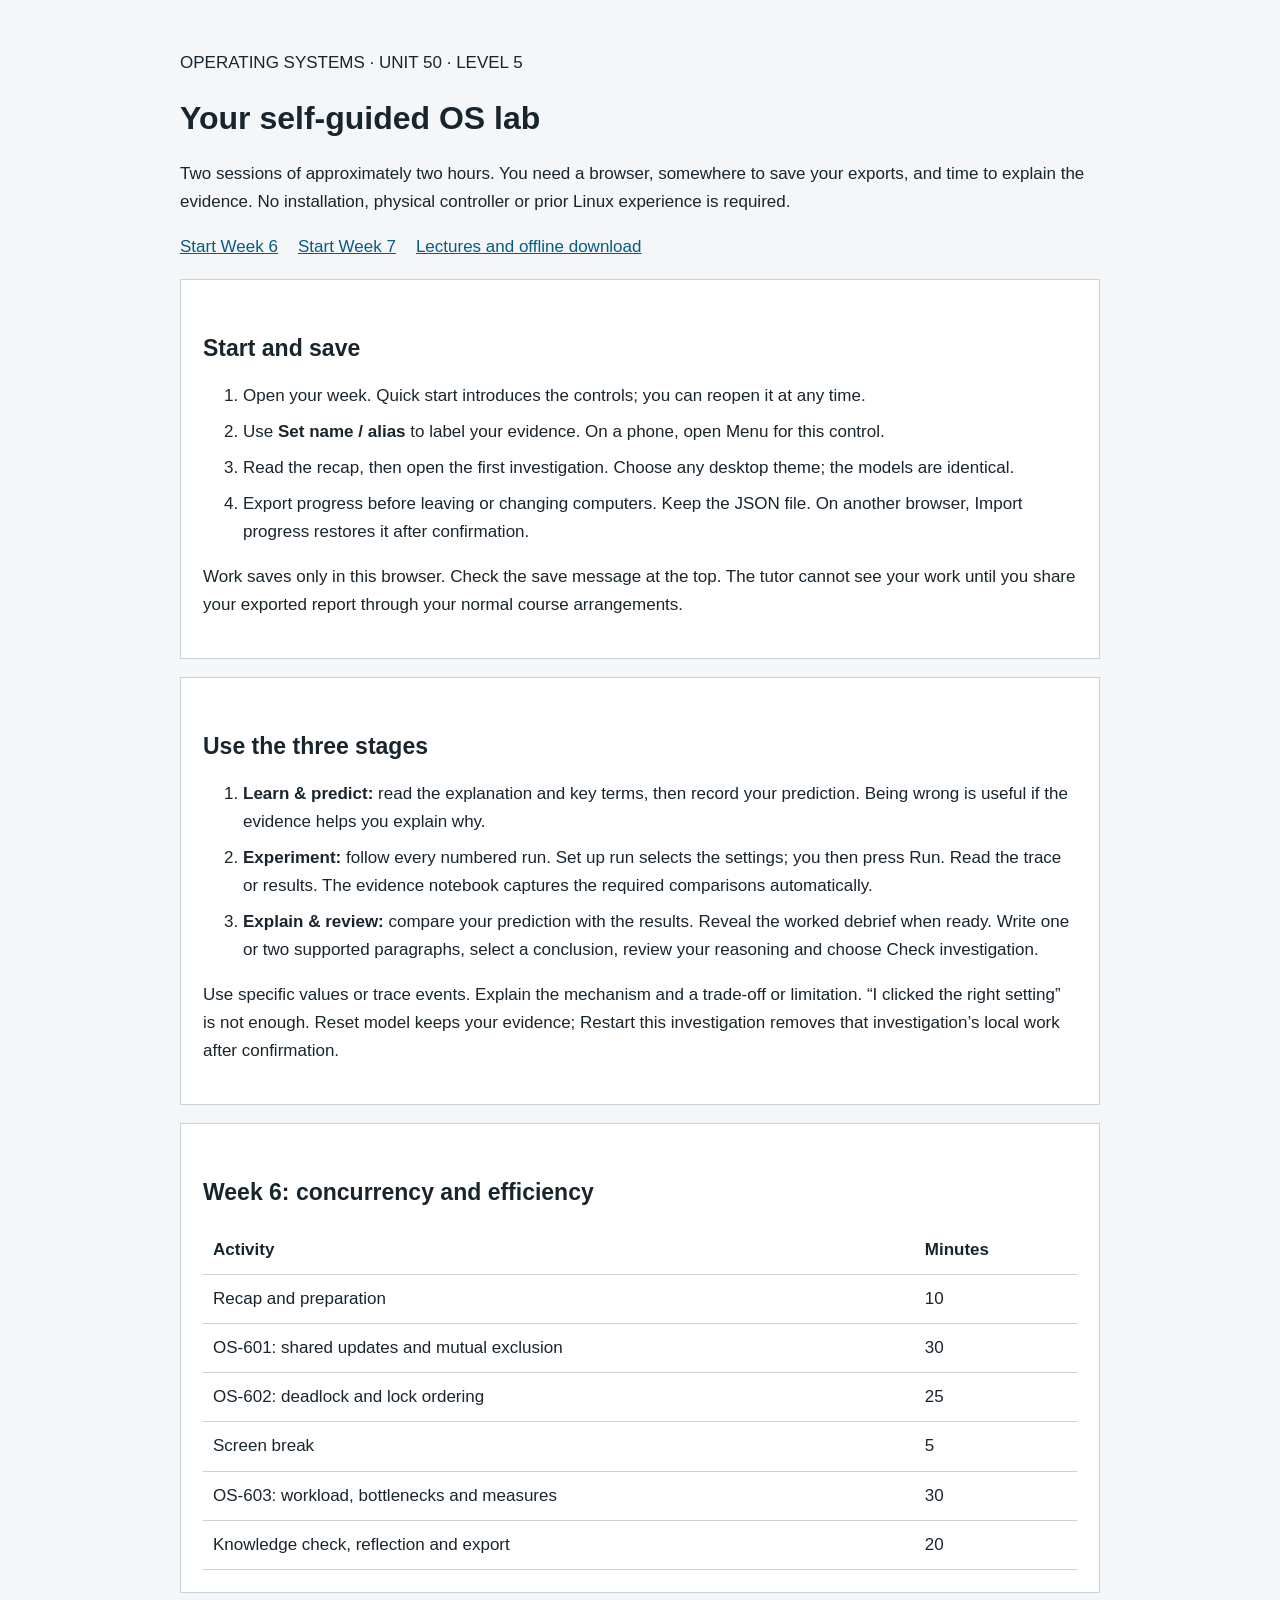
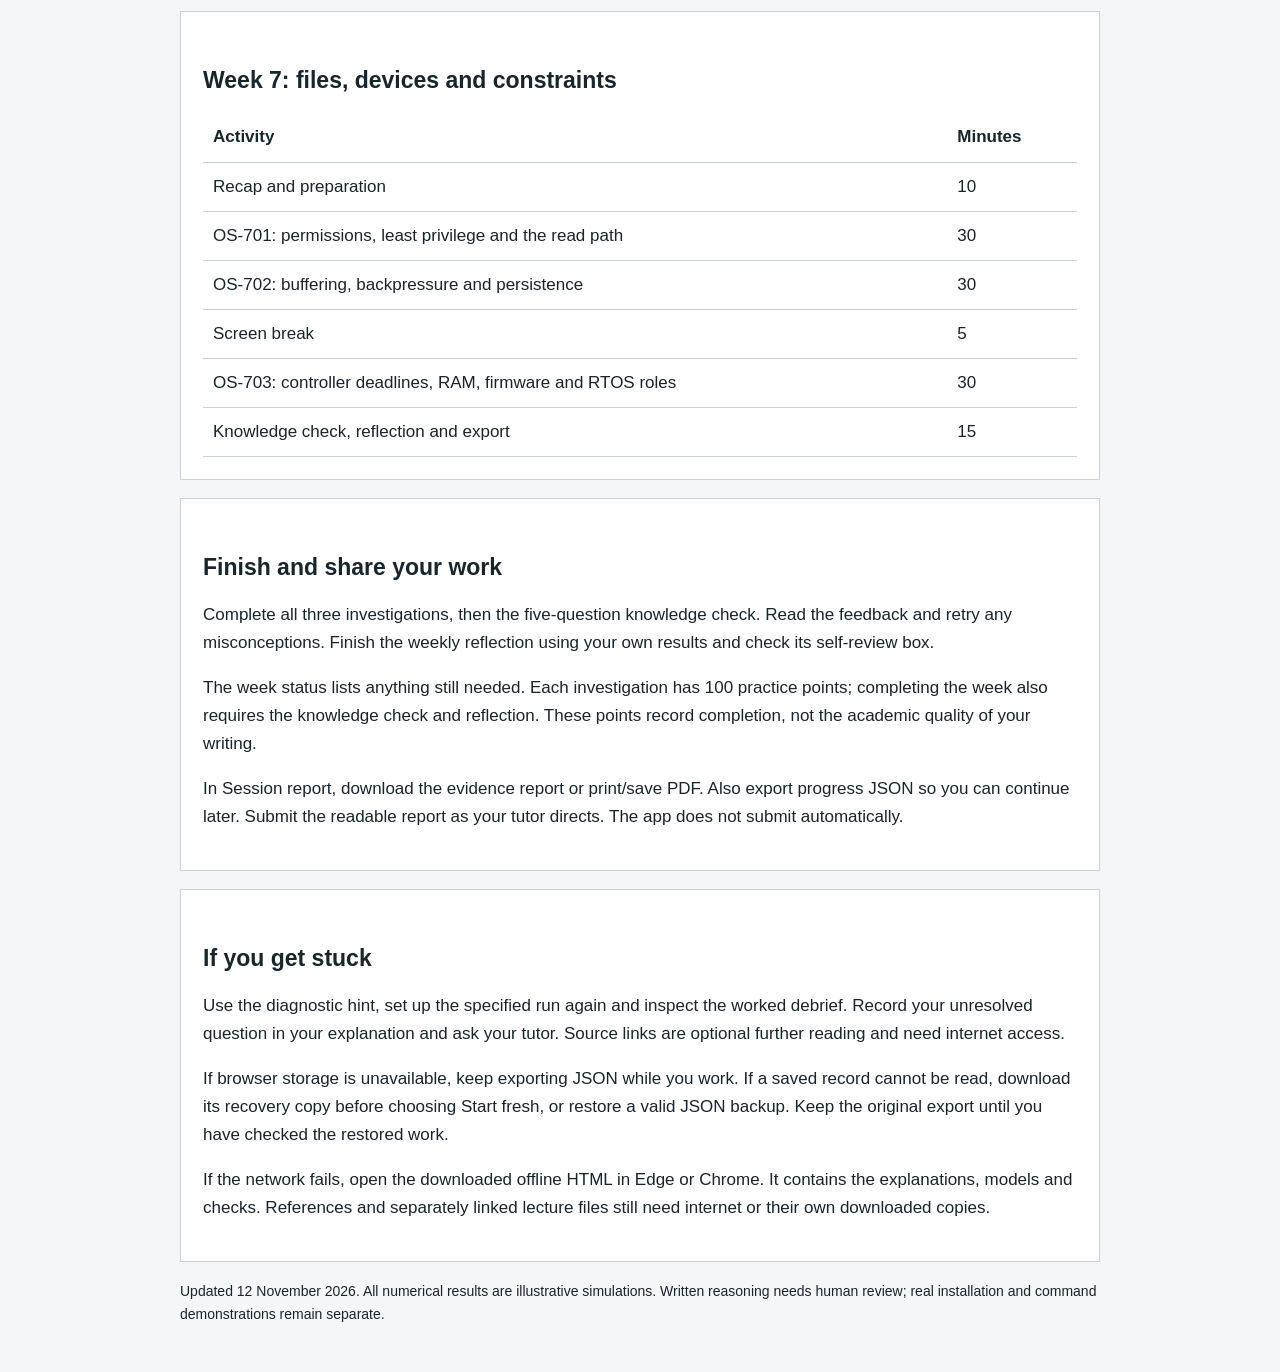
<file: self-guided.html>
<!doctype html><html lang="en"><head><meta charset="utf-8"><meta name="viewport" content="width=device-width,initial-scale=1"><title>Weeks 6 and 7: self-guided study</title><style>body{font:17px/1.65 Arial,Helvetica,sans-serif;background:#f4f6f8;color:#19252d;margin:0}main{max-width:920px;margin:auto;padding:32px 22px}h1,h2{line-height:1.25}h1{font-size:32px}h2{font-size:23px;margin-top:32px}a{color:#075b81}section{background:white;border:1px solid #c9d4da;padding:22px;margin:18px 0}li{margin:8px 0}table{width:100%;border-collapse:collapse}th,td{text-align:left;padding:10px;border-bottom:1px solid #c9d4da;vertical-align:top}.small{font-size:14px}.links{display:flex;gap:20px;flex-wrap:wrap}@media print{body{background:white}main{padding:0}section{break-inside:avoid}a{color:black}}</style></head><body><main><p>OPERATING SYSTEMS · UNIT 50 · LEVEL 5</p><h1>Your self-guided OS lab</h1><p>Two sessions of approximately two hours. You need a browser, somewhere to save your exports, and time to explain the evidence. No installation, physical controller or prior Linux experience is required.</p><p class="links"><a href="https://sean-p-clohessy.github.io/riverside-os-lab/#week6">Start Week 6</a><a href="https://sean-p-clohessy.github.io/riverside-os-lab/#week7">Start Week 7</a><a href="https://sean-p-clohessy.github.io/riverside-os-lab/resources.html">Lectures and offline download</a></p>
<section><h2>Start and save</h2><ol><li>Open your week. Quick start introduces the controls; you can reopen it at any time.</li><li>Use <strong>Set name / alias</strong> to label your evidence. On a phone, open Menu for this control.</li><li>Read the recap, then open the first investigation. Choose any desktop theme; the models are identical.</li><li>Export progress before leaving or changing computers. Keep the JSON file. On another browser, Import progress restores it after confirmation.</li></ol><p>Work saves only in this browser. Check the save message at the top. The tutor cannot see your work until you share your exported report through your normal course arrangements.</p></section>
<section><h2>Use the three stages</h2><ol><li><strong>Learn &amp; predict:</strong> read the explanation and key terms, then record your prediction. Being wrong is useful if the evidence helps you explain why.</li><li><strong>Experiment:</strong> follow every numbered run. Set up run selects the settings; you then press Run. Read the trace or results. The evidence notebook captures the required comparisons automatically.</li><li><strong>Explain &amp; review:</strong> compare your prediction with the results. Reveal the worked debrief when ready. Write one or two supported paragraphs, select a conclusion, review your reasoning and choose Check investigation.</li></ol><p>Use specific values or trace events. Explain the mechanism and a trade-off or limitation. “I clicked the right setting” is not enough. Reset model keeps your evidence; Restart this investigation removes that investigation’s local work after confirmation.</p></section>
<section><h2>Week 6: concurrency and efficiency</h2><table><tr><th>Activity</th><th>Minutes</th></tr><tr><td>Recap and preparation</td><td>10</td></tr><tr><td>OS-601: shared updates and mutual exclusion</td><td>30</td></tr><tr><td>OS-602: deadlock and lock ordering</td><td>25</td></tr><tr><td>Screen break</td><td>5</td></tr><tr><td>OS-603: workload, bottlenecks and measures</td><td>30</td></tr><tr><td>Knowledge check, reflection and export</td><td>20</td></tr></table></section>
<section><h2>Week 7: files, devices and constraints</h2><table><tr><th>Activity</th><th>Minutes</th></tr><tr><td>Recap and preparation</td><td>10</td></tr><tr><td>OS-701: permissions, least privilege and the read path</td><td>30</td></tr><tr><td>OS-702: buffering, backpressure and persistence</td><td>30</td></tr><tr><td>Screen break</td><td>5</td></tr><tr><td>OS-703: controller deadlines, RAM, firmware and RTOS roles</td><td>30</td></tr><tr><td>Knowledge check, reflection and export</td><td>15</td></tr></table></section>
<section><h2>Finish and share your work</h2><p>Complete all three investigations, then the five-question knowledge check. Read the feedback and retry any misconceptions. Finish the weekly reflection using your own results and check its self-review box.</p><p>The week status lists anything still needed. Each investigation has 100 practice points; completing the week also requires the knowledge check and reflection. These points record completion, not the academic quality of your writing.</p><p>In Session report, download the evidence report or print/save PDF. Also export progress JSON so you can continue later. Submit the readable report as your tutor directs. The app does not submit automatically.</p></section>
<section><h2>If you get stuck</h2><p>Use the diagnostic hint, set up the specified run again and inspect the worked debrief. Record your unresolved question in your explanation and ask your tutor. Source links are optional further reading and need internet access.</p><p>If browser storage is unavailable, keep exporting JSON while you work. If a saved record cannot be read, download its recovery copy before choosing Start fresh, or restore a valid JSON backup. Keep the original export until you have checked the restored work.</p><p>If the network fails, open the downloaded offline HTML in Edge or Chrome. It contains the explanations, models and checks. References and separately linked lecture files still need internet or their own downloaded copies.</p></section><p class="small">Updated 12 November 2026. All numerical results are illustrative simulations. Written reasoning needs human review; real installation and command demonstrations remain separate.</p></main></body></html>
</file>
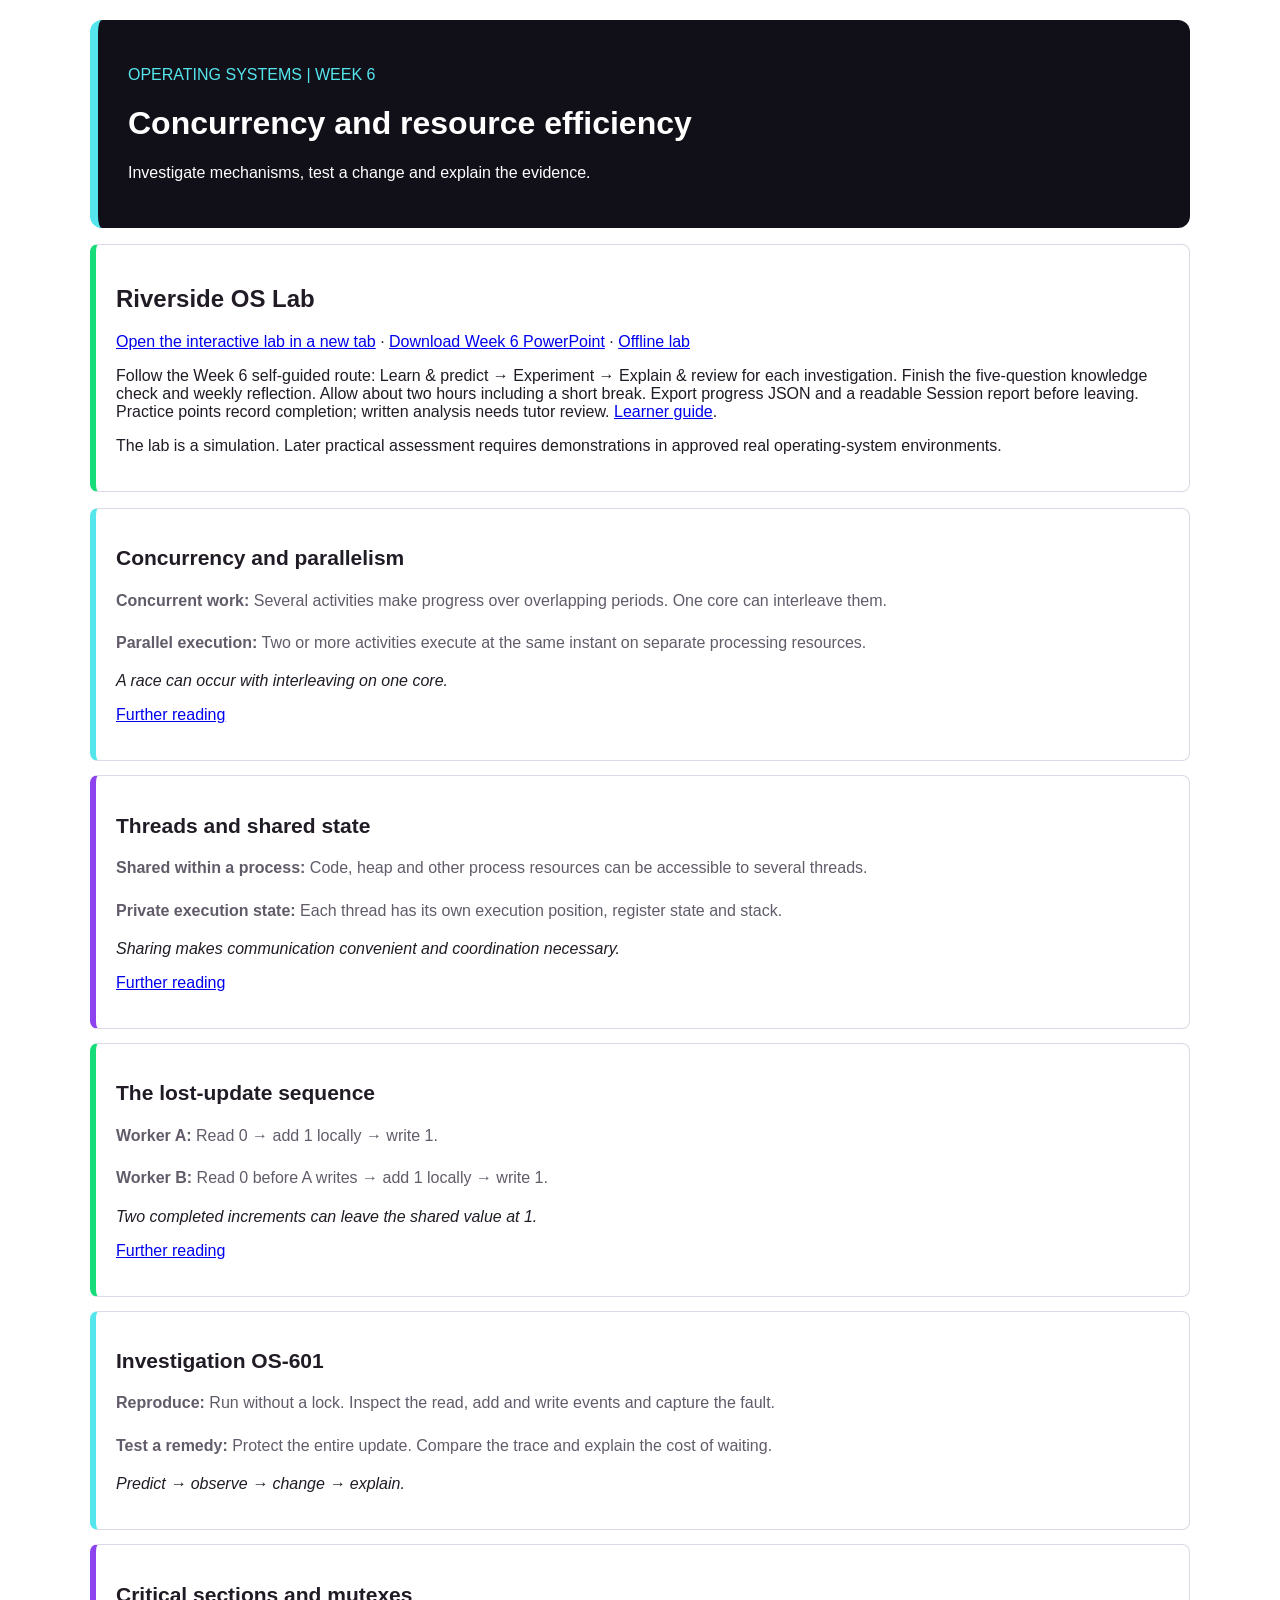
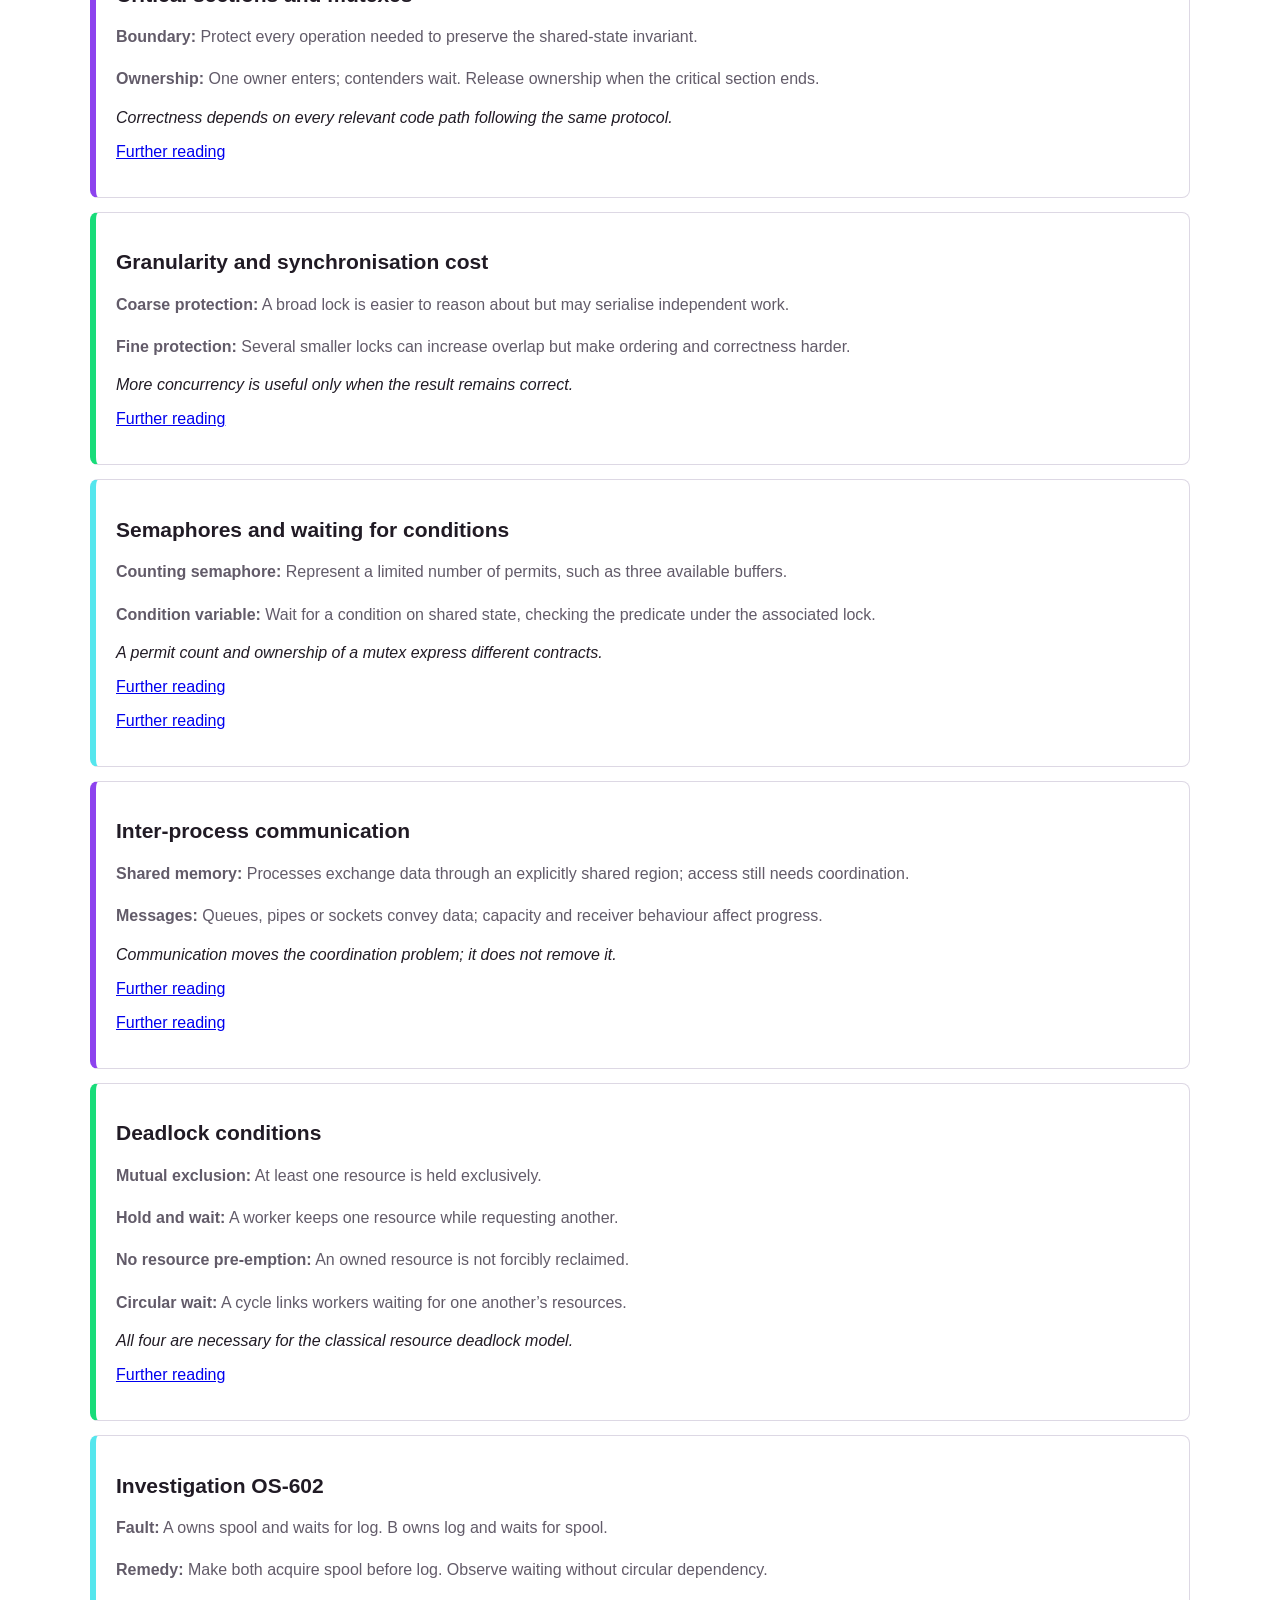
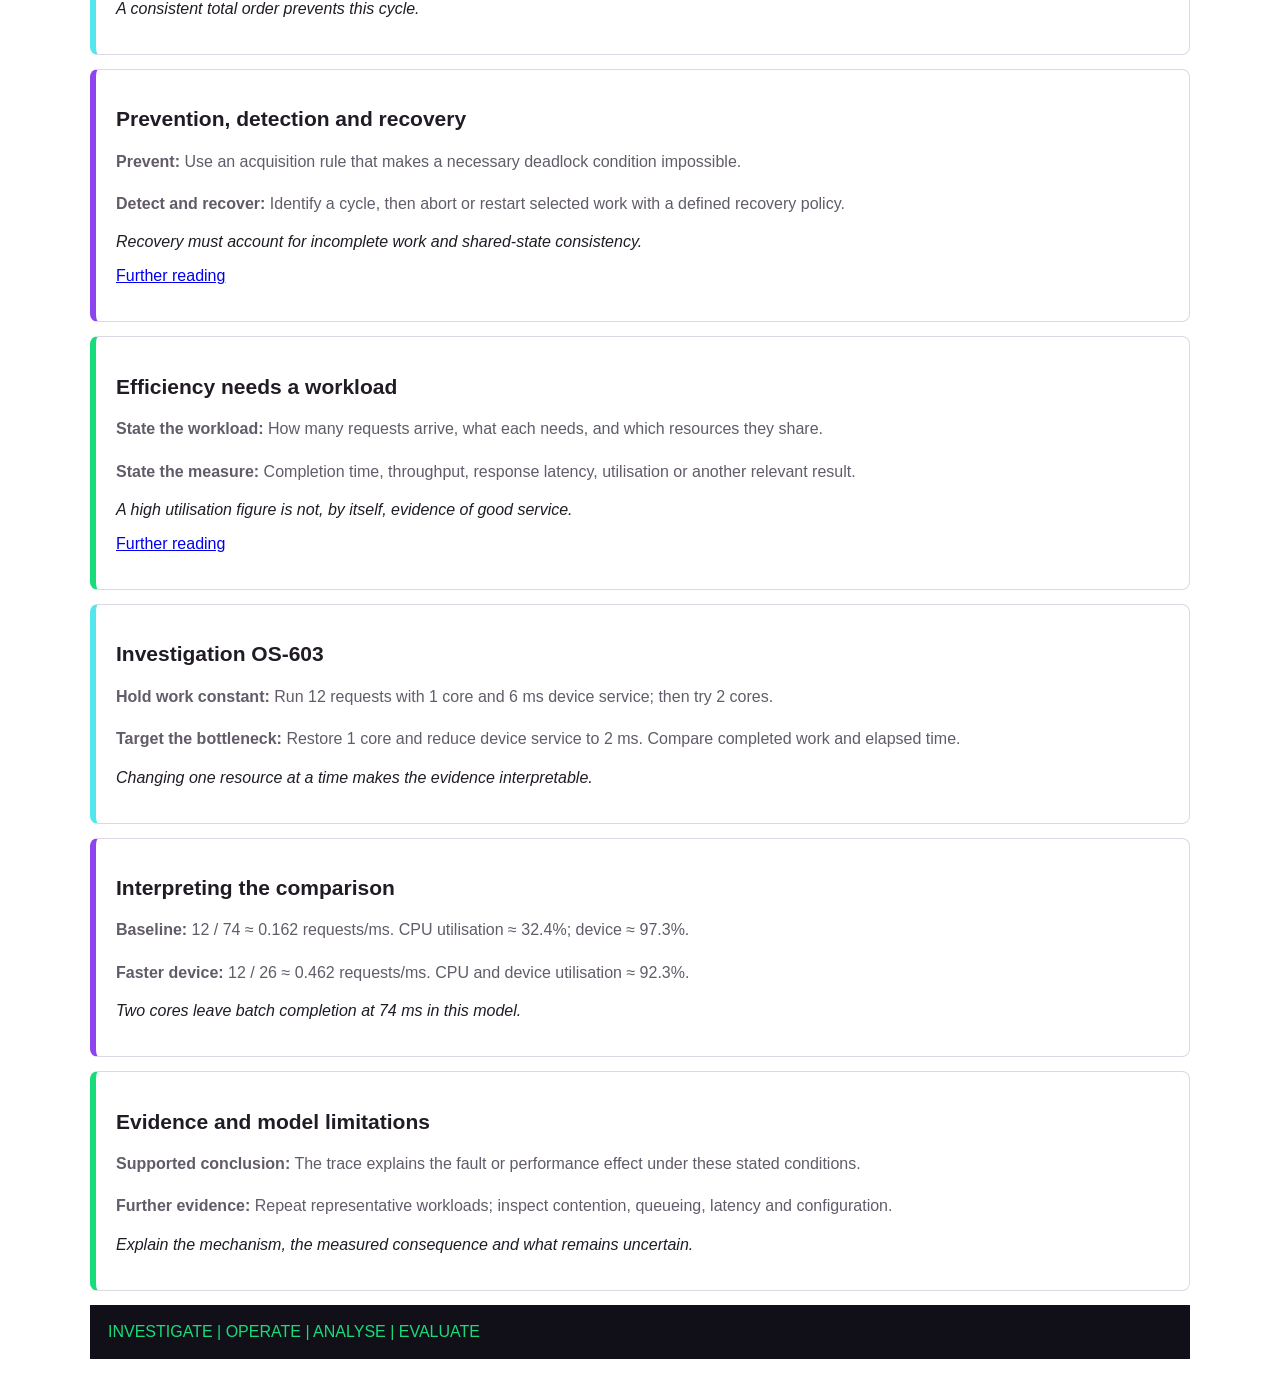
<file: week6.html>
<!doctype html><html lang="en"><head><meta charset="utf-8"><meta name="viewport" content="width=device-width,initial-scale=1"><title>Week 6: Concurrency and resource efficiency</title></head><body style="margin:0;padding:20px;background:white"><div style="max-width:1100px;margin:auto;font-family:Arial,Helvetica,sans-serif;color:#211b25;overflow-wrap:break-word"><header style="background:#111019;padding:30px;border-left:8px solid #55e6ed;border-radius:12px;color:white"><p style="color:#55e6ed">OPERATING SYSTEMS | WEEK 6</p><h1>Concurrency and resource efficiency</h1><p>Investigate mechanisms, test a change and explain the evidence.</p></header><section style="padding:20px;margin:16px 0;border:1px solid #ddd8e4;border-left:6px solid #18dc79;border-radius:8px"><h2>Riverside OS Lab</h2><p><a href="https://sean-p-clohessy.github.io/riverside-os-lab/#week6" target="_blank" rel="noopener">Open the interactive lab in a new tab</a> · <a href="https://sean-p-clohessy.github.io/riverside-os-lab/Operating_Systems_Week6_Lecture.pptx">Download Week 6 PowerPoint</a> · <a href="https://sean-p-clohessy.github.io/riverside-os-lab/Riverside_OS_Lab_Offline.html" download>Offline lab</a></p><p>Follow the Week 6 self-guided route: Learn &amp; predict → Experiment → Explain &amp; review for each investigation. Finish the five-question knowledge check and weekly reflection. Allow about two hours including a short break. Export progress JSON and a readable Session report before leaving. Practice points record completion; written analysis needs tutor review. <a href="https://sean-p-clohessy.github.io/riverside-os-lab/self-guided.html">Learner guide</a>.</p><p>The lab is a simulation. Later practical assessment requires demonstrations in approved real operating-system environments.</p></section><section style="padding:20px;margin-bottom:14px;border:1px solid #ddd8e4;border-left:6px solid #55e6ed;border-radius:8px"><h2 style="font-size:21px">Concurrency and parallelism</h2><p style="color:#625b69;line-height:1.65"><strong>Concurrent work:</strong> Several activities make progress over overlapping periods. One core can interleave them.</p><p style="color:#625b69;line-height:1.65"><strong>Parallel execution:</strong> Two or more activities execute at the same instant on separate processing resources.</p><p><em>A race can occur with interleaving on one core.</em></p><p><a href="https://pages.cs.wisc.edu/~remzi/OSTEP/threads-intro.pdf">Further reading</a></p></section><section style="padding:20px;margin-bottom:14px;border:1px solid #ddd8e4;border-left:6px solid #8d43ee;border-radius:8px"><h2 style="font-size:21px">Threads and shared state</h2><p style="color:#625b69;line-height:1.65"><strong>Shared within a process:</strong> Code, heap and other process resources can be accessible to several threads.</p><p style="color:#625b69;line-height:1.65"><strong>Private execution state:</strong> Each thread has its own execution position, register state and stack.</p><p><em>Sharing makes communication convenient and coordination necessary.</em></p><p><a href="https://pages.cs.wisc.edu/~remzi/OSTEP/threads-intro.pdf">Further reading</a></p></section><section style="padding:20px;margin-bottom:14px;border:1px solid #ddd8e4;border-left:6px solid #18dc79;border-radius:8px"><h2 style="font-size:21px">The lost-update sequence</h2><p style="color:#625b69;line-height:1.65"><strong>Worker A:</strong> Read 0 → add 1 locally → write 1.</p><p style="color:#625b69;line-height:1.65"><strong>Worker B:</strong> Read 0 before A writes → add 1 locally → write 1.</p><p><em>Two completed increments can leave the shared value at 1.</em></p><p><a href="https://pages.cs.wisc.edu/~remzi/OSTEP/threads-intro.pdf">Further reading</a></p></section><section style="padding:20px;margin-bottom:14px;border:1px solid #ddd8e4;border-left:6px solid #55e6ed;border-radius:8px"><h2 style="font-size:21px">Investigation OS-601</h2><p style="color:#625b69;line-height:1.65"><strong>Reproduce:</strong> Run without a lock. Inspect the read, add and write events and capture the fault.</p><p style="color:#625b69;line-height:1.65"><strong>Test a remedy:</strong> Protect the entire update. Compare the trace and explain the cost of waiting.</p><p><em>Predict → observe → change → explain.</em></p></section><section style="padding:20px;margin-bottom:14px;border:1px solid #ddd8e4;border-left:6px solid #8d43ee;border-radius:8px"><h2 style="font-size:21px">Critical sections and mutexes</h2><p style="color:#625b69;line-height:1.65"><strong>Boundary:</strong> Protect every operation needed to preserve the shared-state invariant.</p><p style="color:#625b69;line-height:1.65"><strong>Ownership:</strong> One owner enters; contenders wait. Release ownership when the critical section ends.</p><p><em>Correctness depends on every relevant code path following the same protocol.</em></p><p><a href="https://pages.cs.wisc.edu/~remzi/OSTEP/threads-locks.pdf">Further reading</a></p></section><section style="padding:20px;margin-bottom:14px;border:1px solid #ddd8e4;border-left:6px solid #18dc79;border-radius:8px"><h2 style="font-size:21px">Granularity and synchronisation cost</h2><p style="color:#625b69;line-height:1.65"><strong>Coarse protection:</strong> A broad lock is easier to reason about but may serialise independent work.</p><p style="color:#625b69;line-height:1.65"><strong>Fine protection:</strong> Several smaller locks can increase overlap but make ordering and correctness harder.</p><p><em>More concurrency is useful only when the result remains correct.</em></p><p><a href="https://pages.cs.wisc.edu/~remzi/OSTEP/threads-locks.pdf">Further reading</a></p></section><section style="padding:20px;margin-bottom:14px;border:1px solid #ddd8e4;border-left:6px solid #55e6ed;border-radius:8px"><h2 style="font-size:21px">Semaphores and waiting for conditions</h2><p style="color:#625b69;line-height:1.65"><strong>Counting semaphore:</strong> Represent a limited number of permits, such as three available buffers.</p><p style="color:#625b69;line-height:1.65"><strong>Condition variable:</strong> Wait for a condition on shared state, checking the predicate under the associated lock.</p><p><em>A permit count and ownership of a mutex express different contracts.</em></p><p><a href="https://pages.cs.wisc.edu/~remzi/OSTEP/threads-sema.pdf">Further reading</a></p><p><a href="https://pages.cs.wisc.edu/~remzi/OSTEP/threads-cv.pdf">Further reading</a></p></section><section style="padding:20px;margin-bottom:14px;border:1px solid #ddd8e4;border-left:6px solid #8d43ee;border-radius:8px"><h2 style="font-size:21px">Inter-process communication</h2><p style="color:#625b69;line-height:1.65"><strong>Shared memory:</strong> Processes exchange data through an explicitly shared region; access still needs coordination.</p><p style="color:#625b69;line-height:1.65"><strong>Messages:</strong> Queues, pipes or sockets convey data; capacity and receiver behaviour affect progress.</p><p><em>Communication moves the coordination problem; it does not remove it.</em></p><p><a href="https://pages.cs.wisc.edu/~remzi/OSTEP/threads-sema.pdf">Further reading</a></p><p><a href="https://pages.cs.wisc.edu/~remzi/OSTEP/file-devices.pdf">Further reading</a></p></section><section style="padding:20px;margin-bottom:14px;border:1px solid #ddd8e4;border-left:6px solid #18dc79;border-radius:8px"><h2 style="font-size:21px">Deadlock conditions</h2><p style="color:#625b69;line-height:1.65"><strong>Mutual exclusion:</strong> At least one resource is held exclusively.</p><p style="color:#625b69;line-height:1.65"><strong>Hold and wait:</strong> A worker keeps one resource while requesting another.</p><p style="color:#625b69;line-height:1.65"><strong>No resource pre-emption:</strong> An owned resource is not forcibly reclaimed.</p><p style="color:#625b69;line-height:1.65"><strong>Circular wait:</strong> A cycle links workers waiting for one another’s resources.</p><p><em>All four are necessary for the classical resource deadlock model.</em></p><p><a href="https://pages.cs.wisc.edu/~remzi/OSTEP/threads-bugs.pdf">Further reading</a></p></section><section style="padding:20px;margin-bottom:14px;border:1px solid #ddd8e4;border-left:6px solid #55e6ed;border-radius:8px"><h2 style="font-size:21px">Investigation OS-602</h2><p style="color:#625b69;line-height:1.65"><strong>Fault:</strong> A owns spool and waits for log. B owns log and waits for spool.</p><p style="color:#625b69;line-height:1.65"><strong>Remedy:</strong> Make both acquire spool before log. Observe waiting without circular dependency.</p><p><em>A consistent total order prevents this cycle.</em></p></section><section style="padding:20px;margin-bottom:14px;border:1px solid #ddd8e4;border-left:6px solid #8d43ee;border-radius:8px"><h2 style="font-size:21px">Prevention, detection and recovery</h2><p style="color:#625b69;line-height:1.65"><strong>Prevent:</strong> Use an acquisition rule that makes a necessary deadlock condition impossible.</p><p style="color:#625b69;line-height:1.65"><strong>Detect and recover:</strong> Identify a cycle, then abort or restart selected work with a defined recovery policy.</p><p><em>Recovery must account for incomplete work and shared-state consistency.</em></p><p><a href="https://pages.cs.wisc.edu/~remzi/OSTEP/threads-bugs.pdf">Further reading</a></p></section><section style="padding:20px;margin-bottom:14px;border:1px solid #ddd8e4;border-left:6px solid #18dc79;border-radius:8px"><h2 style="font-size:21px">Efficiency needs a workload</h2><p style="color:#625b69;line-height:1.65"><strong>State the workload:</strong> How many requests arrive, what each needs, and which resources they share.</p><p style="color:#625b69;line-height:1.65"><strong>State the measure:</strong> Completion time, throughput, response latency, utilisation or another relevant result.</p><p><em>A high utilisation figure is not, by itself, evidence of good service.</em></p><p><a href="https://pages.cs.wisc.edu/~remzi/OSTEP/file-devices.pdf">Further reading</a></p></section><section style="padding:20px;margin-bottom:14px;border:1px solid #ddd8e4;border-left:6px solid #55e6ed;border-radius:8px"><h2 style="font-size:21px">Investigation OS-603</h2><p style="color:#625b69;line-height:1.65"><strong>Hold work constant:</strong> Run 12 requests with 1 core and 6 ms device service; then try 2 cores.</p><p style="color:#625b69;line-height:1.65"><strong>Target the bottleneck:</strong> Restore 1 core and reduce device service to 2 ms. Compare completed work and elapsed time.</p><p><em>Changing one resource at a time makes the evidence interpretable.</em></p></section><section style="padding:20px;margin-bottom:14px;border:1px solid #ddd8e4;border-left:6px solid #8d43ee;border-radius:8px"><h2 style="font-size:21px">Interpreting the comparison</h2><p style="color:#625b69;line-height:1.65"><strong>Baseline:</strong> 12 / 74 ≈ 0.162 requests/ms. CPU utilisation ≈ 32.4%; device ≈ 97.3%.</p><p style="color:#625b69;line-height:1.65"><strong>Faster device:</strong> 12 / 26 ≈ 0.462 requests/ms. CPU and device utilisation ≈ 92.3%.</p><p><em>Two cores leave batch completion at 74 ms in this model.</em></p></section><section style="padding:20px;margin-bottom:14px;border:1px solid #ddd8e4;border-left:6px solid #18dc79;border-radius:8px"><h2 style="font-size:21px">Evidence and model limitations</h2><p style="color:#625b69;line-height:1.65"><strong>Supported conclusion:</strong> The trace explains the fault or performance effect under these stated conditions.</p><p style="color:#625b69;line-height:1.65"><strong>Further evidence:</strong> Repeat representative workloads; inspect contention, queueing, latency and configuration.</p><p><em>Explain the mechanism, the measured consequence and what remains uncertain.</em></p></section><footer style="background:#111019;color:#18dc79;padding:18px">INVESTIGATE | OPERATE | ANALYSE | EVALUATE</footer></div></body></html>
</file>
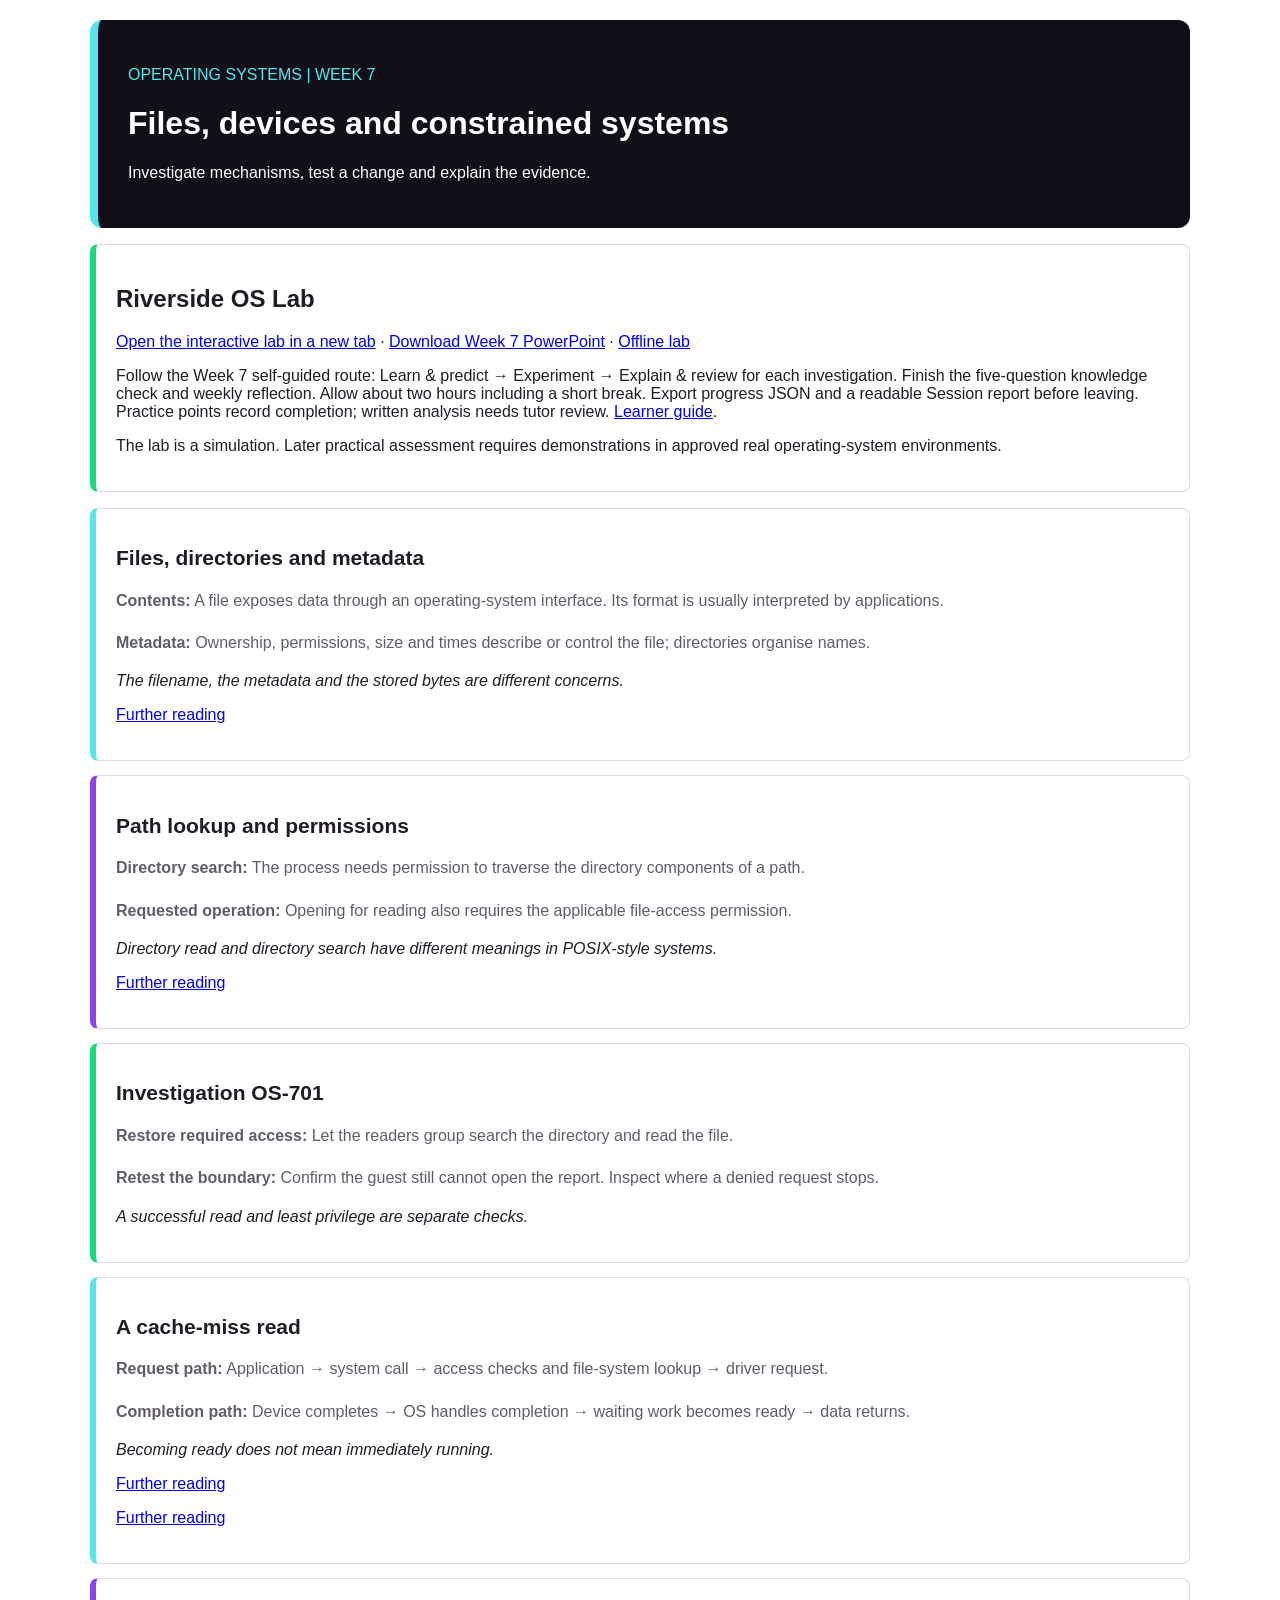
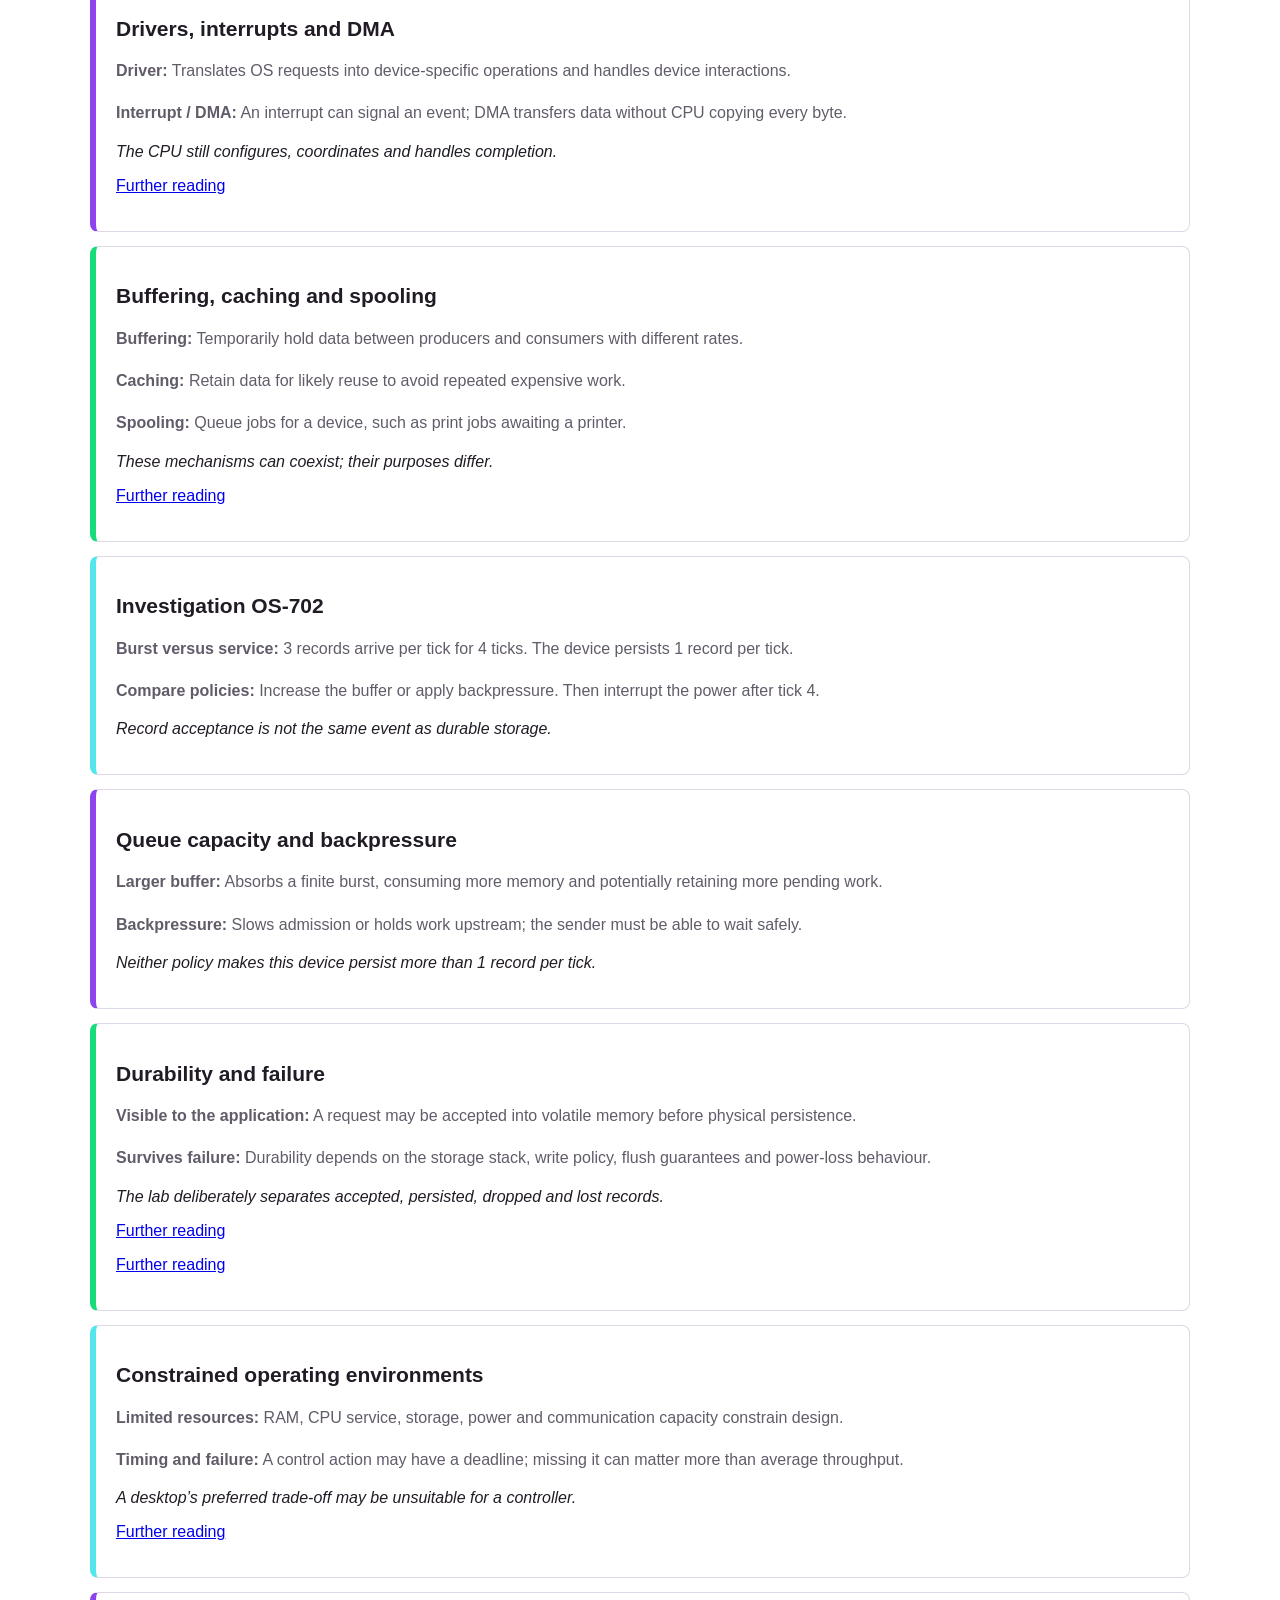
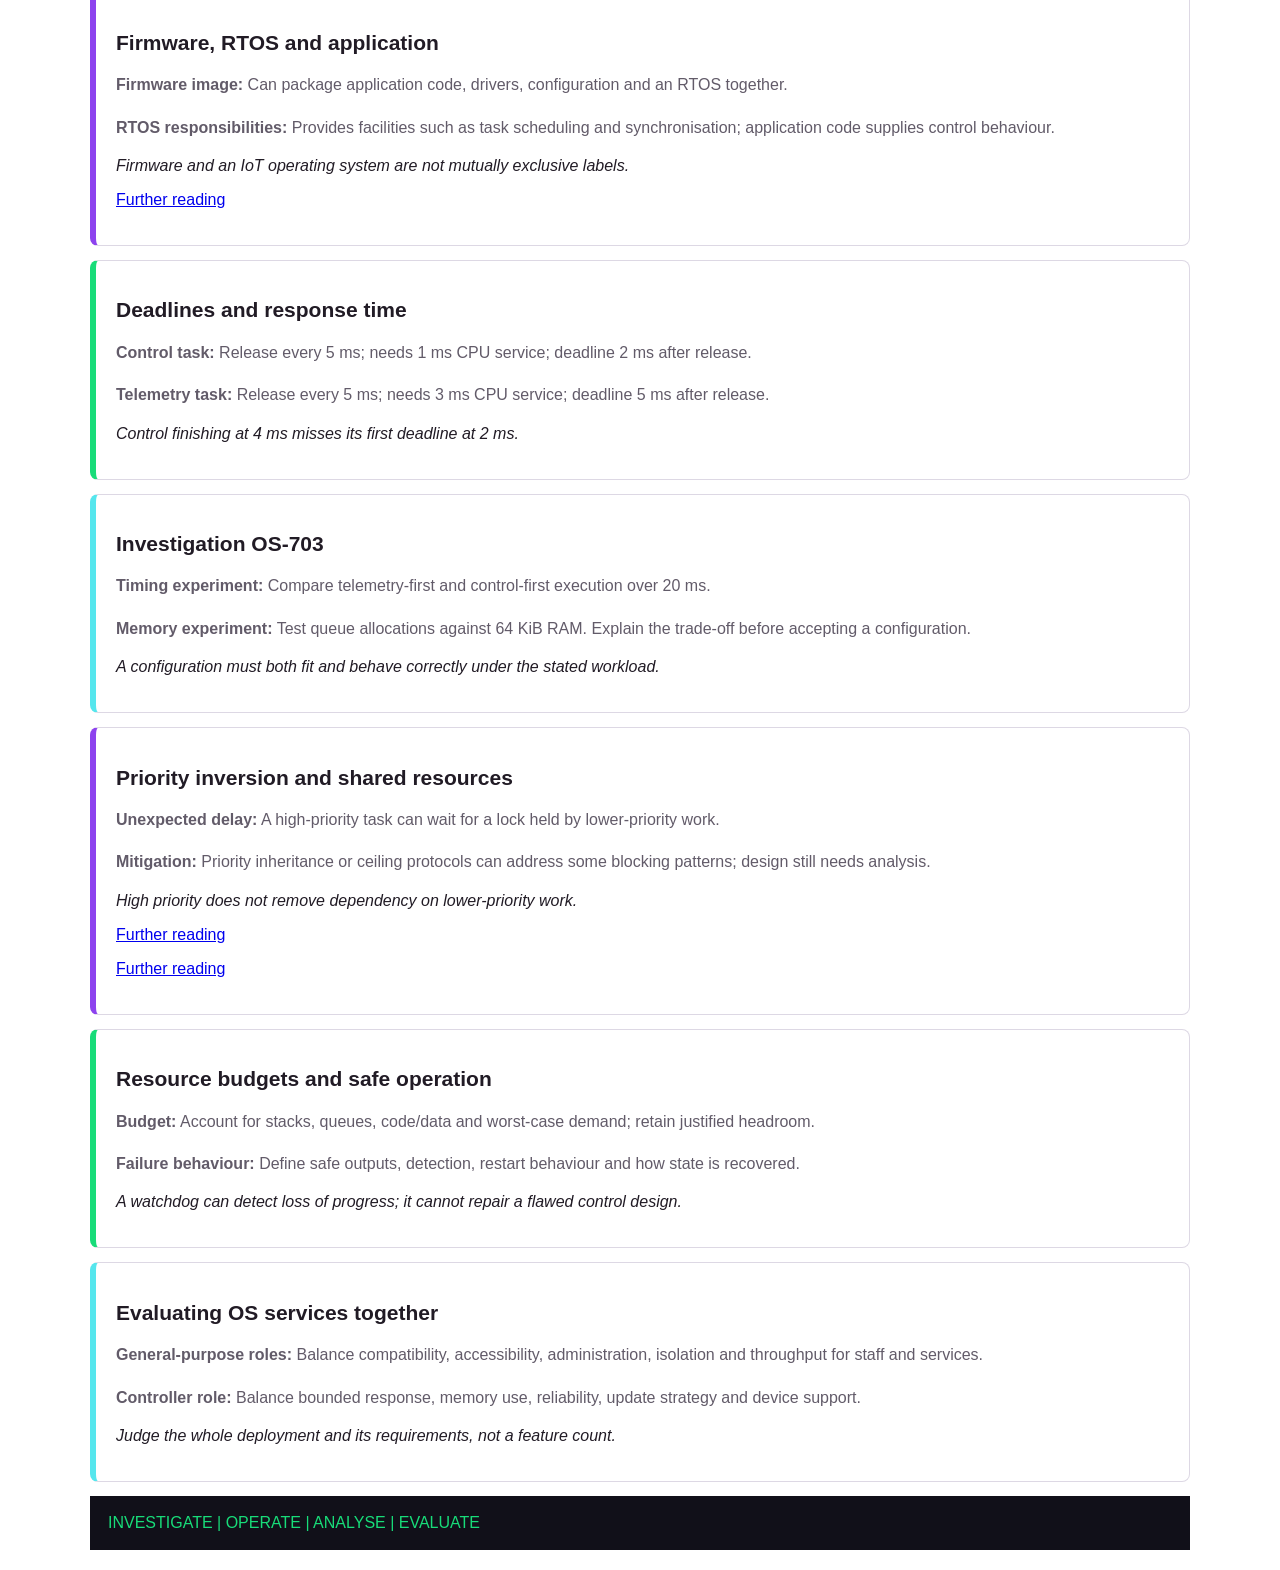
<file: week7.html>
<!doctype html><html lang="en"><head><meta charset="utf-8"><meta name="viewport" content="width=device-width,initial-scale=1"><title>Week 7: Files, devices and constrained systems</title></head><body style="margin:0;padding:20px;background:white"><div style="max-width:1100px;margin:auto;font-family:Arial,Helvetica,sans-serif;color:#211b25;overflow-wrap:break-word"><header style="background:#111019;padding:30px;border-left:8px solid #55e6ed;border-radius:12px;color:white"><p style="color:#55e6ed">OPERATING SYSTEMS | WEEK 7</p><h1>Files, devices and constrained systems</h1><p>Investigate mechanisms, test a change and explain the evidence.</p></header><section style="padding:20px;margin:16px 0;border:1px solid #ddd8e4;border-left:6px solid #18dc79;border-radius:8px"><h2>Riverside OS Lab</h2><p><a href="https://sean-p-clohessy.github.io/riverside-os-lab/#week7" target="_blank" rel="noopener">Open the interactive lab in a new tab</a> · <a href="https://sean-p-clohessy.github.io/riverside-os-lab/Operating_Systems_Week7_Lecture.pptx">Download Week 7 PowerPoint</a> · <a href="https://sean-p-clohessy.github.io/riverside-os-lab/Riverside_OS_Lab_Offline.html" download>Offline lab</a></p><p>Follow the Week 7 self-guided route: Learn &amp; predict → Experiment → Explain &amp; review for each investigation. Finish the five-question knowledge check and weekly reflection. Allow about two hours including a short break. Export progress JSON and a readable Session report before leaving. Practice points record completion; written analysis needs tutor review. <a href="https://sean-p-clohessy.github.io/riverside-os-lab/self-guided.html">Learner guide</a>.</p><p>The lab is a simulation. Later practical assessment requires demonstrations in approved real operating-system environments.</p></section><section style="padding:20px;margin-bottom:14px;border:1px solid #ddd8e4;border-left:6px solid #55e6ed;border-radius:8px"><h2 style="font-size:21px">Files, directories and metadata</h2><p style="color:#625b69;line-height:1.65"><strong>Contents:</strong> A file exposes data through an operating-system interface. Its format is usually interpreted by applications.</p><p style="color:#625b69;line-height:1.65"><strong>Metadata:</strong> Ownership, permissions, size and times describe or control the file; directories organise names.</p><p><em>The filename, the metadata and the stored bytes are different concerns.</em></p><p><a href="https://pages.cs.wisc.edu/~remzi/OSTEP/file-intro.pdf">Further reading</a></p></section><section style="padding:20px;margin-bottom:14px;border:1px solid #ddd8e4;border-left:6px solid #8d43ee;border-radius:8px"><h2 style="font-size:21px">Path lookup and permissions</h2><p style="color:#625b69;line-height:1.65"><strong>Directory search:</strong> The process needs permission to traverse the directory components of a path.</p><p style="color:#625b69;line-height:1.65"><strong>Requested operation:</strong> Opening for reading also requires the applicable file-access permission.</p><p><em>Directory read and directory search have different meanings in POSIX-style systems.</em></p><p><a href="https://man7.org/linux/man-pages/man7/path_resolution.7.html">Further reading</a></p></section><section style="padding:20px;margin-bottom:14px;border:1px solid #ddd8e4;border-left:6px solid #18dc79;border-radius:8px"><h2 style="font-size:21px">Investigation OS-701</h2><p style="color:#625b69;line-height:1.65"><strong>Restore required access:</strong> Let the readers group search the directory and read the file.</p><p style="color:#625b69;line-height:1.65"><strong>Retest the boundary:</strong> Confirm the guest still cannot open the report. Inspect where a denied request stops.</p><p><em>A successful read and least privilege are separate checks.</em></p></section><section style="padding:20px;margin-bottom:14px;border:1px solid #ddd8e4;border-left:6px solid #55e6ed;border-radius:8px"><h2 style="font-size:21px">A cache-miss read</h2><p style="color:#625b69;line-height:1.65"><strong>Request path:</strong> Application → system call → access checks and file-system lookup → driver request.</p><p style="color:#625b69;line-height:1.65"><strong>Completion path:</strong> Device completes → OS handles completion → waiting work becomes ready → data returns.</p><p><em>Becoming ready does not mean immediately running.</em></p><p><a href="https://pages.cs.wisc.edu/~remzi/OSTEP/file-intro.pdf">Further reading</a></p><p><a href="https://pages.cs.wisc.edu/~remzi/OSTEP/file-devices.pdf">Further reading</a></p></section><section style="padding:20px;margin-bottom:14px;border:1px solid #ddd8e4;border-left:6px solid #8d43ee;border-radius:8px"><h2 style="font-size:21px">Drivers, interrupts and DMA</h2><p style="color:#625b69;line-height:1.65"><strong>Driver:</strong> Translates OS requests into device-specific operations and handles device interactions.</p><p style="color:#625b69;line-height:1.65"><strong>Interrupt / DMA:</strong> An interrupt can signal an event; DMA transfers data without CPU copying every byte.</p><p><em>The CPU still configures, coordinates and handles completion.</em></p><p><a href="https://pages.cs.wisc.edu/~remzi/OSTEP/file-devices.pdf">Further reading</a></p></section><section style="padding:20px;margin-bottom:14px;border:1px solid #ddd8e4;border-left:6px solid #18dc79;border-radius:8px"><h2 style="font-size:21px">Buffering, caching and spooling</h2><p style="color:#625b69;line-height:1.65"><strong>Buffering:</strong> Temporarily hold data between producers and consumers with different rates.</p><p style="color:#625b69;line-height:1.65"><strong>Caching:</strong> Retain data for likely reuse to avoid repeated expensive work.</p><p style="color:#625b69;line-height:1.65"><strong>Spooling:</strong> Queue jobs for a device, such as print jobs awaiting a printer.</p><p><em>These mechanisms can coexist; their purposes differ.</em></p><p><a href="https://pages.cs.wisc.edu/~remzi/OSTEP/file-devices.pdf">Further reading</a></p></section><section style="padding:20px;margin-bottom:14px;border:1px solid #ddd8e4;border-left:6px solid #55e6ed;border-radius:8px"><h2 style="font-size:21px">Investigation OS-702</h2><p style="color:#625b69;line-height:1.65"><strong>Burst versus service:</strong> 3 records arrive per tick for 4 ticks. The device persists 1 record per tick.</p><p style="color:#625b69;line-height:1.65"><strong>Compare policies:</strong> Increase the buffer or apply backpressure. Then interrupt the power after tick 4.</p><p><em>Record acceptance is not the same event as durable storage.</em></p></section><section style="padding:20px;margin-bottom:14px;border:1px solid #ddd8e4;border-left:6px solid #8d43ee;border-radius:8px"><h2 style="font-size:21px">Queue capacity and backpressure</h2><p style="color:#625b69;line-height:1.65"><strong>Larger buffer:</strong> Absorbs a finite burst, consuming more memory and potentially retaining more pending work.</p><p style="color:#625b69;line-height:1.65"><strong>Backpressure:</strong> Slows admission or holds work upstream; the sender must be able to wait safely.</p><p><em>Neither policy makes this device persist more than 1 record per tick.</em></p></section><section style="padding:20px;margin-bottom:14px;border:1px solid #ddd8e4;border-left:6px solid #18dc79;border-radius:8px"><h2 style="font-size:21px">Durability and failure</h2><p style="color:#625b69;line-height:1.65"><strong>Visible to the application:</strong> A request may be accepted into volatile memory before physical persistence.</p><p style="color:#625b69;line-height:1.65"><strong>Survives failure:</strong> Durability depends on the storage stack, write policy, flush guarantees and power-loss behaviour.</p><p><em>The lab deliberately separates accepted, persisted, dropped and lost records.</em></p><p><a href="https://pages.cs.wisc.edu/~remzi/OSTEP/file-intro.pdf">Further reading</a></p><p><a href="https://pages.cs.wisc.edu/~remzi/OSTEP/file-devices.pdf">Further reading</a></p></section><section style="padding:20px;margin-bottom:14px;border:1px solid #ddd8e4;border-left:6px solid #55e6ed;border-radius:8px"><h2 style="font-size:21px">Constrained operating environments</h2><p style="color:#625b69;line-height:1.65"><strong>Limited resources:</strong> RAM, CPU service, storage, power and communication capacity constrain design.</p><p style="color:#625b69;line-height:1.65"><strong>Timing and failure:</strong> A control action may have a deadline; missing it can matter more than average throughput.</p><p><em>A desktop’s preferred trade-off may be unsuitable for a controller.</em></p><p><a href="https://www.freertos.org/Documentation/02-Kernel/02-Kernel-features/01-Tasks-and-co-routines/04-Task-scheduling">Further reading</a></p></section><section style="padding:20px;margin-bottom:14px;border:1px solid #ddd8e4;border-left:6px solid #8d43ee;border-radius:8px"><h2 style="font-size:21px">Firmware, RTOS and application</h2><p style="color:#625b69;line-height:1.65"><strong>Firmware image:</strong> Can package application code, drivers, configuration and an RTOS together.</p><p style="color:#625b69;line-height:1.65"><strong>RTOS responsibilities:</strong> Provides facilities such as task scheduling and synchronisation; application code supplies control behaviour.</p><p><em>Firmware and an IoT operating system are not mutually exclusive labels.</em></p><p><a href="https://www.freertos.org/Documentation/02-Kernel/02-Kernel-features/01-Tasks-and-co-routines/04-Task-scheduling">Further reading</a></p></section><section style="padding:20px;margin-bottom:14px;border:1px solid #ddd8e4;border-left:6px solid #18dc79;border-radius:8px"><h2 style="font-size:21px">Deadlines and response time</h2><p style="color:#625b69;line-height:1.65"><strong>Control task:</strong> Release every 5 ms; needs 1 ms CPU service; deadline 2 ms after release.</p><p style="color:#625b69;line-height:1.65"><strong>Telemetry task:</strong> Release every 5 ms; needs 3 ms CPU service; deadline 5 ms after release.</p><p><em>Control finishing at 4 ms misses its first deadline at 2 ms.</em></p></section><section style="padding:20px;margin-bottom:14px;border:1px solid #ddd8e4;border-left:6px solid #55e6ed;border-radius:8px"><h2 style="font-size:21px">Investigation OS-703</h2><p style="color:#625b69;line-height:1.65"><strong>Timing experiment:</strong> Compare telemetry-first and control-first execution over 20 ms.</p><p style="color:#625b69;line-height:1.65"><strong>Memory experiment:</strong> Test queue allocations against 64 KiB RAM. Explain the trade-off before accepting a configuration.</p><p><em>A configuration must both fit and behave correctly under the stated workload.</em></p></section><section style="padding:20px;margin-bottom:14px;border:1px solid #ddd8e4;border-left:6px solid #8d43ee;border-radius:8px"><h2 style="font-size:21px">Priority inversion and shared resources</h2><p style="color:#625b69;line-height:1.65"><strong>Unexpected delay:</strong> A high-priority task can wait for a lock held by lower-priority work.</p><p style="color:#625b69;line-height:1.65"><strong>Mitigation:</strong> Priority inheritance or ceiling protocols can address some blocking patterns; design still needs analysis.</p><p><em>High priority does not remove dependency on lower-priority work.</em></p><p><a href="https://www.freertos.org/Documentation/02-Kernel/02-Kernel-features/01-Tasks-and-co-routines/04-Task-scheduling">Further reading</a></p><p><a href="https://pages.cs.wisc.edu/~remzi/OSTEP/threads-locks.pdf">Further reading</a></p></section><section style="padding:20px;margin-bottom:14px;border:1px solid #ddd8e4;border-left:6px solid #18dc79;border-radius:8px"><h2 style="font-size:21px">Resource budgets and safe operation</h2><p style="color:#625b69;line-height:1.65"><strong>Budget:</strong> Account for stacks, queues, code/data and worst-case demand; retain justified headroom.</p><p style="color:#625b69;line-height:1.65"><strong>Failure behaviour:</strong> Define safe outputs, detection, restart behaviour and how state is recovered.</p><p><em>A watchdog can detect loss of progress; it cannot repair a flawed control design.</em></p></section><section style="padding:20px;margin-bottom:14px;border:1px solid #ddd8e4;border-left:6px solid #55e6ed;border-radius:8px"><h2 style="font-size:21px">Evaluating OS services together</h2><p style="color:#625b69;line-height:1.65"><strong>General-purpose roles:</strong> Balance compatibility, accessibility, administration, isolation and throughput for staff and services.</p><p style="color:#625b69;line-height:1.65"><strong>Controller role:</strong> Balance bounded response, memory use, reliability, update strategy and device support.</p><p><em>Judge the whole deployment and its requirements, not a feature count.</em></p></section><footer style="background:#111019;color:#18dc79;padding:18px">INVESTIGATE | OPERATE | ANALYSE | EVALUATE</footer></div></body></html>
</file>
<file: styles.css>
:root{--ground:#000000;--surface:#000000;--raised:#0000aa;--text:#ffffff;--muted:#aaaaaa;--line:#aaaaaa;--accent:#55ffff;--warn:#ffff55;--good:#55ff55;--font:'Courier New',Consolas,monospace;--mono:Consolas,'Courier New',monospace}
*{box-sizing:border-box}body{margin:0;background:var(--ground);color:var(--text);font:16px/1.5 var(--font)}button,input,select,textarea{font:inherit}button,a,input,select,textarea{outline-offset:4px} :focus-visible{outline:2px solid var(--accent)}a{color:var(--accent)}button{background:transparent;border:1px solid #aaaaaa;border-radius:0;color:var(--text);padding:9px 14px;cursor:pointer;min-height:42px}button:hover{background:#555555}button:disabled{color:#aaaaaa;border-color:#555555;cursor:not-allowed}button.primary{background:#aaaaaa;color:#000000;border-color:#aaaaaa}button.active{border-bottom:1px solid var(--accent)}input,select,textarea{background:var(--surface);border:1px solid #aaaaaa;color:var(--text);border-radius:0;padding:9px;max-width:100%}select{min-height:42px}textarea{width:100%;min-height:110px;resize:vertical}label{display:block;margin:12px 0 6px;color:var(--muted);font-size:14px}h1{font-size:28px;line-height:1.2;margin:0 0 10px}h2{font-size:20px;margin:0 0 12px}h3{font-size:16px;margin:0 0 10px}p{margin:8px 0 16px}small,.small{font-size:13px;color:var(--muted)}.muted{color:var(--muted)}.mono,code,pre{font-family:var(--mono);font-variant-numeric:tabular-nums}code{color:var(--accent)}.skip{position:absolute;top:-80px}.skip:focus{top:5px;background:#111;z-index:5;padding:12px}.shell{display:grid;grid-template-columns:240px minmax(0,1fr);min-height:100vh}aside{border-right:1px solid var(--line);padding:24px 18px;position:sticky;top:0;height:100vh;overflow:auto}.brand{font-size:21px;font-weight:700;letter-spacing:-.5px;margin-bottom:3px}.brand span{color:var(--accent);font-family:var(--mono)}.scope{font-size:13px;color:var(--muted);margin-bottom:28px}.navgroup{font-size:13px;color:var(--muted);margin:24px 10px 8px}nav button{border:0;border-radius:0;text-align:left;width:100%;padding:12px 8px;font-size:14px}nav button[aria-current=page]{border-bottom:1px solid var(--accent);background:#0000aa}.navid{font-family:var(--mono);font-size:12px;color:var(--muted);display:block}.utility{border-top:1px solid var(--line);margin-top:24px;padding-top:16px}.utility button{width:100%;margin-bottom:8px;text-align:left}.top{border-bottom:1px solid var(--line);padding:16px 28px;display:flex;align-items:center;justify-content:space-between;gap:18px;flex-wrap:wrap;font-size:14px}.top strong{font-family:var(--mono);font-weight:400}.workspace{padding:28px;max-width:1540px;margin:auto}header.case{display:flex;justify-content:space-between;align-items:flex-start;gap:24px;margin-bottom:22px}.eyebrow{font:13px var(--mono);color:var(--muted);margin-bottom:10px}.brief{max-width:860px;color:var(--muted)}.grid{display:grid;grid-template-columns:minmax(0,1.65fr) minmax(270px,1fr);gap:20px;align-items:start}.panel{background:var(--surface);padding:22px;border:1px solid #555555;border-radius:0;margin-bottom:20px;min-width:0}.wide{grid-column:1/-1}.controls{display:flex;align-items:end;gap:12px;flex-wrap:wrap;margin:18px 0}.controls label{margin-top:0}.controls>div{flex:1;min-width:145px}.metrics{display:flex;gap:24px;flex-wrap:wrap;border-top:1px solid var(--line);border-bottom:1px solid var(--line);padding:16px 0;margin:16px 0}.metric{flex:1;min-width:110px}.metric span{display:block;font-size:13px;color:var(--muted)}.metric strong{display:block;font:28px var(--mono);padding-top:5px;font-weight:400}.tablewrap{max-width:100%;overflow:auto}table{border-collapse:collapse;width:100%;font-size:14px}th{font-size:13px;color:var(--muted);font-weight:400;text-align:left}td,th{padding:10px 8px;border-bottom:1px solid #555555;vertical-align:top}td.num,th.num{text-align:right;font-variant-numeric:tabular-nums}.trace{font:14px/1.65 var(--mono);max-height:290px;overflow:auto;margin:14px 0 0;padding:14px 14px 14px 36px;background:#000000}.trace li{padding:3px 0}.notice{border-left:2px solid var(--accent);padding:10px 14px;background:#0000aa;color:var(--muted);margin:14px 0}.feedback{padding:12px 0;color:var(--warn);min-height:24px}.ok{color:var(--good)}.checks{list-style:none;padding:0}.checks li{padding:7px 0;border-bottom:1px solid #555555;font-size:14px}.checks .yes{color:var(--good)}.bar{height:10px;background:#555555;position:relative;margin:12px 0}.bar>span{display:block;height:100%;background:var(--accent);max-width:100%}.steps{display:grid;grid-template-columns:1fr 1fr;gap:14px}.thread{padding:16px;background:var(--raised);border-top:1px solid var(--line)}.thread strong{font:20px var(--mono)}.thread p{font-size:14px}.thread button{width:100%}.reportitem{padding:20px 0;border-bottom:1px solid var(--line)}.saved{color:var(--muted);font-size:13px}details{margin:15px 0}summary{cursor:pointer;color:var(--accent)}details p,details li{color:var(--muted)}.flow{display:flex;flex-wrap:wrap;gap:8px;margin:16px 0}.flow span{padding:7px 10px;border:1px solid var(--line);font-size:14px}.flow span.on{border-bottom-color:var(--accent)}.timeline{display:flex;min-width:560px;height:52px;margin:16px 0}.tick{flex:1;border:1px solid #555;display:flex;align-items:center;justify-content:center;position:relative;font:12px var(--mono)}.tick.control{border-top:3px solid var(--accent)}.tick span{position:absolute;bottom:-24px;color:var(--muted)}.legend{margin:34px 0 14px;font-size:13px;color:var(--muted)}.menu{display:none}.resources li{margin:12px 0}.reporttext{white-space:pre-wrap;overflow-wrap:anywhere}.toast{padding:12px 28px;background:#0000aa;color:var(--text)}.empty{color:var(--muted);padding:16px 0}footer{padding:20px 28px;border-top:1px solid var(--line);font-size:13px;color:var(--muted)}@media(min-width:1600px){.workspace{padding:36px}}@media(max-width:1000px){.grid{grid-template-columns:1fr}.shell{grid-template-columns:210px minmax(0,1fr)}aside{padding:20px 12px}.workspace{padding:22px}}@media(max-width:700px){.shell{display:block}aside{position:static;height:auto;display:none;border-right:0;border-bottom:1px solid var(--line)}body.menuopen aside{display:block}.menu{display:inline-block}.top{padding:12px 16px}.workspace{padding:20px 14px}header.case{display:block}.panel{padding:16px}.steps{grid-template-columns:1fr}.metrics{gap:16px}h1{font-size:25px}.controls{align-items:stretch}.controls>div{min-width:100%}.controls button{flex:1}.metric strong{font-size:25px}.top .identity{display:none}}@media print{body{background:white;color:black}aside,.top,.controls,button,.utility,footer{display:none!important}.shell,.grid{display:block}.panel{background:white;color:black;border-color:#ddd;break-inside:avoid}.muted,small,.small{color:#333}.workspace{padding:0}h1{font-size:24px}.reporttext{color:black}a{color:black}}
.timeline{margin-bottom:36px}.legend{margin-top:14px}
header.case>button{flex:none;white-space:nowrap}

/* DOS text-mode palette: black console, blue panes, cyan selection, yellow headings. */
@media screen{
 aside{background:#0000aa;border-right:3px double #aaaaaa}
 .brand,.brand span,h1,h2,h3{color:#ffff55}
 .brand{letter-spacing:0;font-size:20px}
 aside .scope,aside .navgroup,aside .navid{color:#ffffff}
 nav button{background:transparent;color:#ffffff}
 nav button:hover{background:#aaaaaa;color:#000000}
 nav button[aria-current=page]{background:#00aaaa;color:#000000;border-bottom:0}
 nav button[aria-current=page] .navid,nav button:hover .navid{color:#000000}
 .top{background:#aaaaaa;color:#000000;border-bottom:0}
 .top .saved,.top .muted{color:#000000}
 .panel{border:3px double #aaaaaa}
 button{background:#aaaaaa;color:#000000;border:1px solid #ffffff}
 button:hover,button.primary{background:#55ffff;color:#000000;border-color:#55ffff}
 button:disabled{background:#000000;color:#aaaaaa;border-color:#555555}
 aside .utility button{background:#0000aa;color:#ffffff}
 aside .utility button:hover{background:#aaaaaa;color:#000000}
 input,select,textarea{background:#000000;color:#ffffff;border-color:#aaaaaa}
 .thread{border:1px solid #aaaaaa;color:#ffffff}
 .trace{border:1px solid #555555;color:#aaaaaa}
 .notice{color:#ffffff}
 .metric strong{color:#ffffff}
 .tick{background:#0000aa;color:#ffffff}
 .tick.control{background:#00aaaa;color:#000000;border-top-color:#55ffff}
 .toast{color:#ffffff}
 ::selection{background:#aaaaaa;color:#000000}
}

@media(max-width:1000px){header.case{display:block}header.case>button{margin-top:8px}}

.guide{width:min(680px,calc(100% - 28px));max-height:calc(100dvh - 32px);overflow:auto;background:#0000aa;color:#ffffff;border:3px double #aaaaaa;padding:26px;font:16px/1.6 var(--font)}
.guide::backdrop{background:rgba(0,0,0,.8)}.guide h2{color:#ffff55;font-size:24px}.guide .small{color:#ffffff}.guide .notice{background:#000;color:#fff}.guide .controls{margin-bottom:0}.guide h2:focus{outline:none}
@media(max-width:700px){.guide{padding:18px}.guide .controls button{flex:auto}}
@media print{.guide{display:none!important}}

.theme-options{display:grid;grid-template-columns:1fr 1fr;gap:12px;margin:20px 0}.theme-choice{text-align:left;display:flex;flex-direction:column;gap:8px;padding:16px}.theme-choice>span:last-child{font-size:13px}.theme-choice[aria-pressed=true]{outline:3px solid var(--accent);outline-offset:2px}.theme-swatch{display:block;width:100%;height:24px;border:1px solid currentColor}.swatch-dos{background:linear-gradient(90deg,#000 50%,#0000aa 50%,#0000aa 80%,#00aaaa 80%)}.swatch-xp{background:linear-gradient(90deg,#245edb 50%,#ece9d8 50%,#ece9d8 80%,#37852b 80%)}.swatch-seven{background:linear-gradient(90deg,#b8d8ee 50%,#fff 50%,#fff 80%,#236491 80%)}.swatch-linux{background:linear-gradient(90deg,#3d2438 50%,#faf9f7 50%,#faf9f7 80%,#b83b10 80%)}
@media screen{
html[data-theme=xp]{--ground:#d6e5f7;--surface:#fff;--raised:#ece9d8;--text:#17233a;--muted:#4c5665;--line:#a4b2c4;--accent:#154fbd;--warn:#914700;--good:#26701e;--font:Tahoma,'Segoe UI',sans-serif;--chrome:#245edb;--chromeText:#fff;--selected:#d3e5ff;--button:#ece9d8;--radius:5px}
html[data-theme=seven]{--ground:#d8e8f2;--surface:#fff;--raised:#edf4fa;--text:#172d3e;--muted:#4b6171;--line:#a4bece;--accent:#155d8d;--warn:#8b4900;--good:#256b3b;--font:'Segoe UI',Arial,sans-serif;--chrome:#c3dfef;--chromeText:#18394f;--selected:#c6e5f8;--button:#edf4fa;--radius:7px}
html[data-theme=linux]{--ground:#eeeae7;--surface:#fff;--raised:#f2eeeb;--text:#2e2930;--muted:#625767;--line:#bbb1ba;--accent:#a8340c;--warn:#865100;--good:#286b39;--font:Ubuntu,'Segoe UI',sans-serif;--chrome:#3d2438;--chromeText:#fff;--selected:#f7ddce;--button:#f2eeeb;--radius:6px}
html[data-theme]:not([data-theme=dos]) aside{background:var(--raised);border-right:1px solid var(--line)}
html[data-theme]:not([data-theme=dos]) :is(.brand,.brand span,h1,h2,h3,.metric strong){color:var(--text)}
html[data-theme]:not([data-theme=dos]) aside :is(.scope,.navgroup,.navid){color:var(--muted)}
html[data-theme]:not([data-theme=dos]) nav button{color:var(--text);background:transparent;border-radius:var(--radius)}
html[data-theme]:not([data-theme=dos]) nav button:is(:hover,[aria-current=page]){background:var(--selected);color:var(--text)}
html[data-theme]:not([data-theme=dos]) nav button:is(:hover,[aria-current=page]) .navid{color:var(--text)}
html[data-theme]:not([data-theme=dos]) .top{background:var(--chrome);color:var(--chromeText);border-bottom:1px solid var(--line)}
html[data-theme]:not([data-theme=dos]) .top .saved{color:var(--chromeText)}
html[data-theme]:not([data-theme=dos]) .panel{border:1px solid var(--line);border-radius:var(--radius)}
html[data-theme]:not([data-theme=dos]) button{background:var(--button);color:var(--text);border:1px solid var(--line);border-radius:var(--radius)}
html[data-theme]:not([data-theme=dos]) :is(button:hover,aside .utility button:hover){background:var(--selected);color:var(--text)}
html[data-theme]:not([data-theme=dos]) button.primary{background:var(--accent);color:#fff;border-color:var(--accent)}
html[data-theme]:not([data-theme=dos]) button:disabled{background:var(--raised);color:var(--muted);opacity:.65}
html[data-theme]:not([data-theme=dos]) :is(input,select,textarea){background:var(--surface);color:var(--text);border-color:var(--line);border-radius:var(--radius)}
html[data-theme]:not([data-theme=dos]) :is(.thread,.notice,.toast,.tick){background:var(--raised);color:var(--text);border-color:var(--line)}
html[data-theme]:not([data-theme=dos]) .trace{background:var(--raised);color:var(--text);border-color:var(--line)}
html[data-theme]:not([data-theme=dos]) :is(td,th,.checks li){border-color:var(--line)}
html[data-theme]:not([data-theme=dos]) .tick.control{background:var(--selected);color:var(--text);border-top-color:var(--accent)}
html[data-theme]:not([data-theme=dos]) .guide{background:var(--surface);color:var(--text);border:3px solid var(--chrome);border-radius:var(--radius)}
html[data-theme]:not([data-theme=dos]) .guide :is(h2,.small){color:var(--text)}
html[data-theme]:not([data-theme=dos]) .guide .notice{background:var(--raised);color:var(--text)}
html[data-theme=xp] .panel>h2{background:linear-gradient(#3987f7,#0754da);color:#fff;padding:9px 12px;margin:-22px -22px 18px;border-radius:5px 5px 0 0}
html[data-theme=xp] .top{background:linear-gradient(#3987f7,#0754da)}
html[data-theme=seven] .panel{border:4px solid #b8d3e5;box-shadow:0 1px 4px #7393a633}
html[data-theme=seven] .top{background:linear-gradient(#e8f5fc,#b8d8ee)}
html[data-theme=linux] .brand{border-bottom:3px solid #b83b10;padding-bottom:14px}
}
@media(max-width:700px){.theme-options{grid-template-columns:1fr}html[data-theme=xp] .panel>h2{margin:-16px -16px 16px}}
@media print{.theme-dialog{display:none!important}}

@media screen{
html[data-theme=xp]:not([data-theme=dos]) .panel>h2{color:#fff}
html[data-theme]:not([data-theme=dos]) nav button{background:transparent;border:0}
html[data-theme]:not([data-theme=dos]) nav button[aria-current=page]{background:var(--selected)}
html[data-theme]:not([data-theme=dos]) button.primary{background:var(--accent);color:#fff}
}

@media screen{html[data-theme]:not([data-theme=dos]) aside .utility button{background:var(--button);color:var(--text);border-color:var(--line)}}

/* Native-style controls; ID in :is keeps states above the shared theme defaults. */
@media screen{
html[data-theme=xp]{--ctl:linear-gradient(#fff,#f3f1e7 48%,#ece9d8);--ctl-hover:linear-gradient(#fff,#fff1ce);--ctl-down:linear-gradient(#d9d5c6,#eeeadd);--ctl-edge:#003c74;--ctl-hot:#e59700;--ctl-shadow:inset 1px 1px #fff,inset -1px -1px #c2bca7;--ctl-radius:3px}
html[data-theme=seven]{--ctl:linear-gradient(#fff 0%,#f1f1f1 48%,#e4e4e4 49%,#ececec);--ctl-hover:linear-gradient(#f3fbff 0%,#e3f4fc 48%,#c4e5f6 49%,#dbf3ff);--ctl-down:linear-gradient(#cee5f1,#a9d5ec);--ctl-edge:#707070;--ctl-hot:#3c7fb1;--ctl-shadow:inset 0 0 0 1px #fff,0 1px 1px #00000014;--ctl-radius:3px}
html[data-theme=linux]{--ctl:linear-gradient(#fff,#e9e5e2);--ctl-hover:linear-gradient(#fff,#f5f2ef);--ctl-down:linear-gradient(#d0c9c3,#e1dbd5);--ctl-edge:#a39b95;--ctl-hot:#a8340c;--ctl-shadow:inset 0 1px #fff,0 1px 2px #00000016;--ctl-radius:5px}
html[data-theme=dos]{--ctl:#aaa;--ctl-hover:#55ffff;--ctl-down:#00aaaa;--ctl-edge:#aaa;--ctl-hot:#ffff55;--ctl-shadow:none;--ctl-radius:0}
html[data-theme] body :is(button,#themeButton){background:var(--ctl);color:#161616;border:1px solid var(--ctl-edge);border-radius:var(--ctl-radius);box-shadow:var(--ctl-shadow);opacity:1;text-shadow:none}
html[data-theme] body :is(button,#themeButton):hover:not(:disabled){background:var(--ctl-hover);border-color:var(--ctl-hot)}
html[data-theme] body :is(button,#themeButton):is(:active,[aria-pressed=true]):not(:disabled){background:var(--ctl-down);box-shadow:inset 1px 2px 3px #00000030;border-color:var(--ctl-edge)}
html[data-theme] body :is(button,#themeButton):focus-visible{outline:2px dotted var(--ctl-hot);outline-offset:3px}
html[data-theme] body :is(button,#themeButton):disabled{background:#e8e5df;color:#777;border-color:#bbb;box-shadow:none;cursor:not-allowed}
html:is([data-theme=xp],[data-theme=seven]) body :is(button,#themeButton).primary{border:2px solid #316ac5;padding:8px 13px;box-shadow:inset 0 0 0 1px #fff}
html[data-theme=linux] body :is(button,#themeButton).primary{background:linear-gradient(#dc591f,#b63d12);color:#fff;border-color:#96300b}
html[data-theme=linux] body :is(button,#themeButton).primary:hover{background:linear-gradient(#e4672d,#c44a18)}
html[data-theme=linux] body :is(button,#themeButton).primary:active{background:#a8340c;box-shadow:inset 0 2px 3px #682009}
html[data-theme] body nav :is(button,#themeButton){background:transparent;color:var(--text);border:0;box-shadow:none;border-radius:0}
html[data-theme] body nav :is(button,#themeButton):is(:hover,[aria-current=page]){background:var(--selected,#00aaaa);color:var(--text);box-shadow:none}
html[data-theme=dos] body nav :is(button,#themeButton):is(:hover,[aria-current=page]){color:#000}
html[data-theme=dos] body :is(button,#themeButton):disabled{background:#000;color:#aaa;border-color:#555}
html[data-theme=dos] body :is(button,#themeButton):active{box-shadow:none}
html[data-theme=dos] body button:not(.theme-choice):not(nav button)::before{content:'[ '}
html[data-theme=dos] body button:not(.theme-choice):not(nav button)::after{content:' ]'}
}

/* Study routes keep the existing four desktop themes. */
.week-grid{display:grid;grid-template-columns:1fr 1fr;gap:20px}.reading{max-width:1000px}.reading h3{margin-top:24px}.reading p{max-width:80ch}.reading dt{font-weight:bold;margin-top:12px}.reading dd{margin:4px 0 14px}.stage-nav{display:flex;gap:10px;flex-wrap:wrap;margin:0 0 24px}.stage-nav button[aria-current=step]{outline:3px solid var(--accent);outline-offset:2px}.experiment-list{padding-left:22px;margin:0}.experiment-list li{padding:10px 0 20px;border-bottom:1px solid var(--line);margin-bottom:14px}.experiment-list p{margin:8px 0}.experiment-list h3{margin:0}.check-state{font-size:13px}.route-list{padding-left:24px}.route-list li{padding:16px 0;border-bottom:1px solid var(--line)}fieldset{border:1px solid var(--line);padding:16px;margin:20px 0;min-width:0}legend{font-weight:bold;padding:0 6px}.check-label{display:flex;gap:10px;align-items:flex-start;color:var(--text);font-size:16px;margin:12px 0}.check-label input{appearance:auto;flex:0 0 18px;width:18px;height:18px;margin:4px 0 0;padding:0;accent-color:var(--accent)}.quiz-question{margin:24px 0}.quiz-question label{line-height:1.6}.reporttext{max-width:100%;word-break:normal}.metric{overflow-wrap:anywhere}#main:focus,#modelPanel:focus{outline:none}.panel:focus-within{scroll-margin-top:18px}.top{gap:12px}.guide{overscroll-behavior:contain}.skip:focus{color:#fff}
@media(max-width:1000px){.week-grid{grid-template-columns:1fr}.stage-nav button{flex:1}.reading{max-width:100%}}
@media(max-width:700px){.stage-nav{display:grid;grid-template-columns:1fr}.top button{max-width:100%;white-space:normal}fieldset{padding:12px}.guide{max-height:calc(100dvh - 20px)}.experiment-list{padding-left:18px}}
@media print{html{--text:#000;--muted:#333;--accent:#000;--good:#000;--warn:#000;--line:#aaa;--ground:#fff;--surface:#fff;--raised:#fff}.stage-nav,.guide,.skip{display:none!important}h1,h2,h3,p,summary,pre,.notice,.checks .yes{color:#000!important}.thread,.notice,.trace,.tick{background:#fff!important;color:#000!important}.panel{break-inside:auto}.reportitem{break-inside:avoid}.reporttext{white-space:pre-wrap}.tablewrap,.trace{overflow:visible;max-height:none}}
</file>
